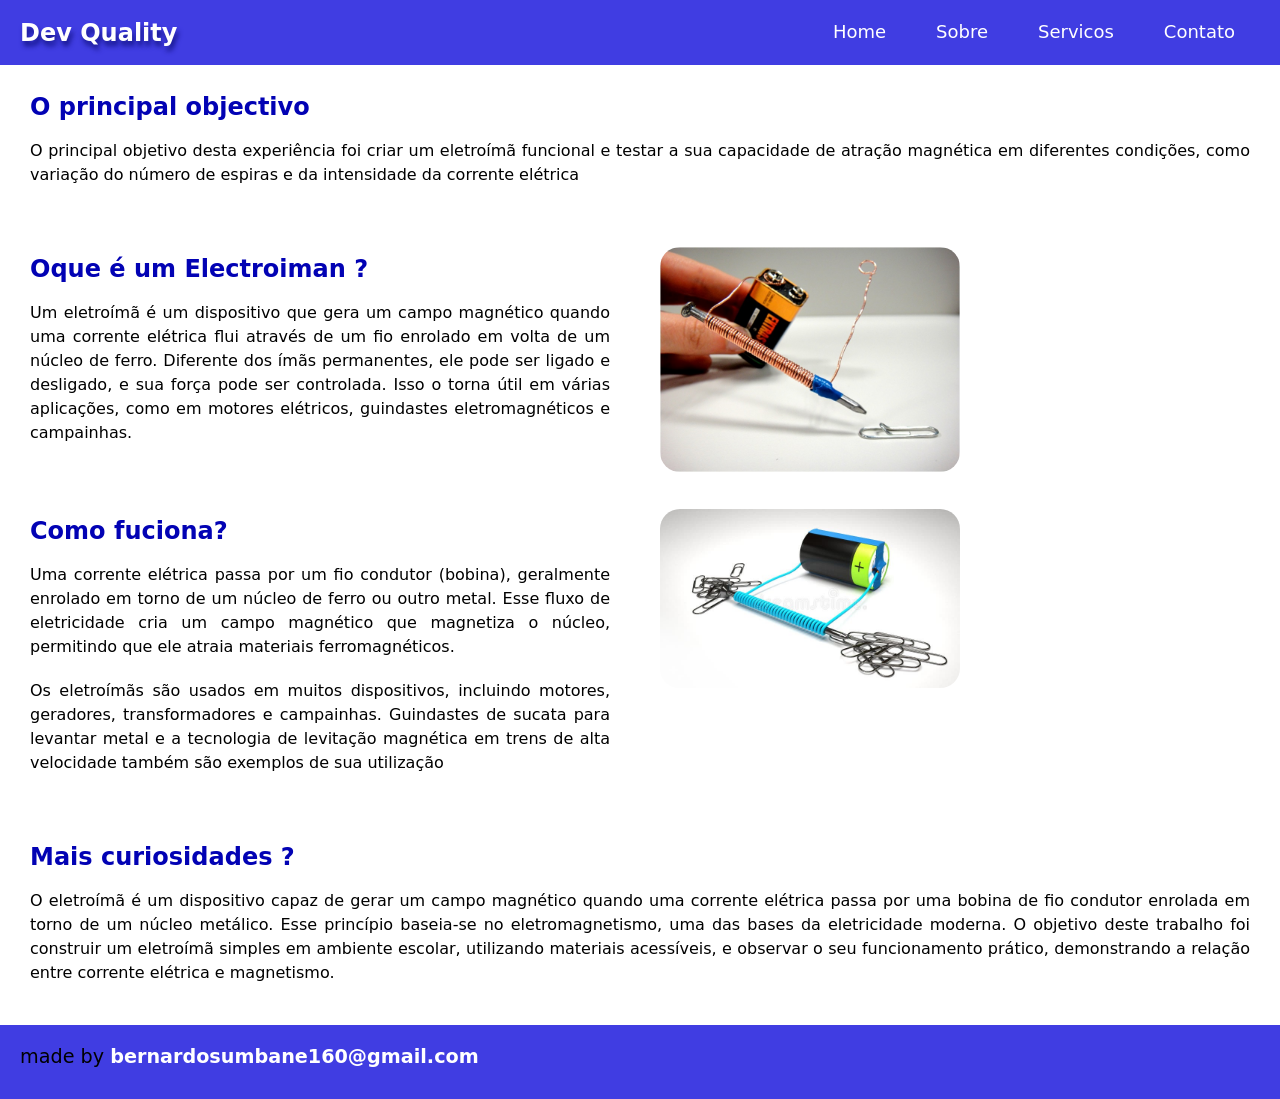
<file: projetos/conteudo-flex/index.html>
<!DOCTYPE html>
<html lang="pt-br">
<head>
    <meta charset="UTF-8">
    <meta name="viewport" content="width=device-width, initial-scale=1.0">
    <title>conteudo flex</title>
    <link rel="stylesheet" href="estilo.css">
</head>
<body>
    <header>
        <nav class="navbar">

        <div class="logo">Dev Quality</div>
            <div class="menu-icon" id="menu-icon">
                &#9776; <!-- Hamburger Icon -->
            </div>

            <ul class="menu" id="menu">
                <li><a href="#">Home</a></li>
                <li><a href="#">Sobre</a></li>
                <li><a href="#">Servicos</a></li>
                <li><a href="#">Contato</a></li>
            </ul>
        </nav>
    </header>

    <section class="normal">
        <h2>O principal objectivo</h2>
        <p>
            O principal objetivo desta experiência foi criar um eletroímã funcional e testar a sua capacidade de atração magnética em diferentes condições, como variação do número de espiras e da intensidade da corrente elétrica 
        </p>
    </section>

    <main>
        <section class="flex-content">
            
            <article class="media-text">

                <div class="text">
                    <h2>Oque é um Electroiman ?</h2>
                    <p>
                        Um eletroímã é um dispositivo que gera um campo magnético quando uma corrente elétrica flui através de um fio enrolado em volta de um núcleo de ferro. Diferente dos ímãs permanentes, ele pode ser ligado e desligado, e sua força pode ser controlada. Isso o torna útil em várias aplicações, como em motores elétricos, guindastes eletromagnéticos e campainhas.
                    </p>
                </div>

                <div class="media">
                    <img src="imagens/electroiman2.jpg" alt="imagen para flex-box">
                </div>

            </article>

            <article class="text-media">
                <div class="text">
                    <h2>Como fuciona?</h2>
                    <p>
                      Uma corrente elétrica passa por um fio condutor (bobina), geralmente enrolado em torno de um núcleo de ferro ou outro metal. Esse fluxo de eletricidade cria um campo magnético que magnetiza o núcleo, permitindo que ele atraia materiais ferromagnéticos.  
                    </p>
                    <p>
                        Os eletroímãs são usados em muitos dispositivos, incluindo motores, geradores, transformadores e campainhas. Guindastes de sucata para levantar metal e a tecnologia de levitação magnética em trens de alta velocidade também são exemplos de sua utilização
                    </p>

                </div>
                <div class="media">
                    <img src="imagens/electroiman-simple-en-un-fondo-blanco-89591700.jpg" alt="imagen para flex-box">
                </div>
            </article>

        </section>

        <section class="fim">
            <h2>Mais curiosidades ?</h2>
            <p>
                O eletroímã é um dispositivo capaz de gerar um campo magnético quando uma corrente elétrica passa por uma bobina de fio condutor enrolada em torno de um núcleo metálico. Esse princípio baseia-se no eletromagnetismo, uma das bases da eletricidade moderna. O objetivo deste trabalho foi construir um eletroímã simples em ambiente escolar, utilizando materiais acessíveis, e observar o seu funcionamento prático, demonstrando a relação entre corrente elétrica e magnetismo.
            </p>
        </section>
    </main>

    <script src="javascript/vida.js"></script>
    <footer><p>made by <a href="bernardosumbane160@gmail.com">bernardosumbane160@gmail.com</a></p></footer>
</body>
</html>
</file>
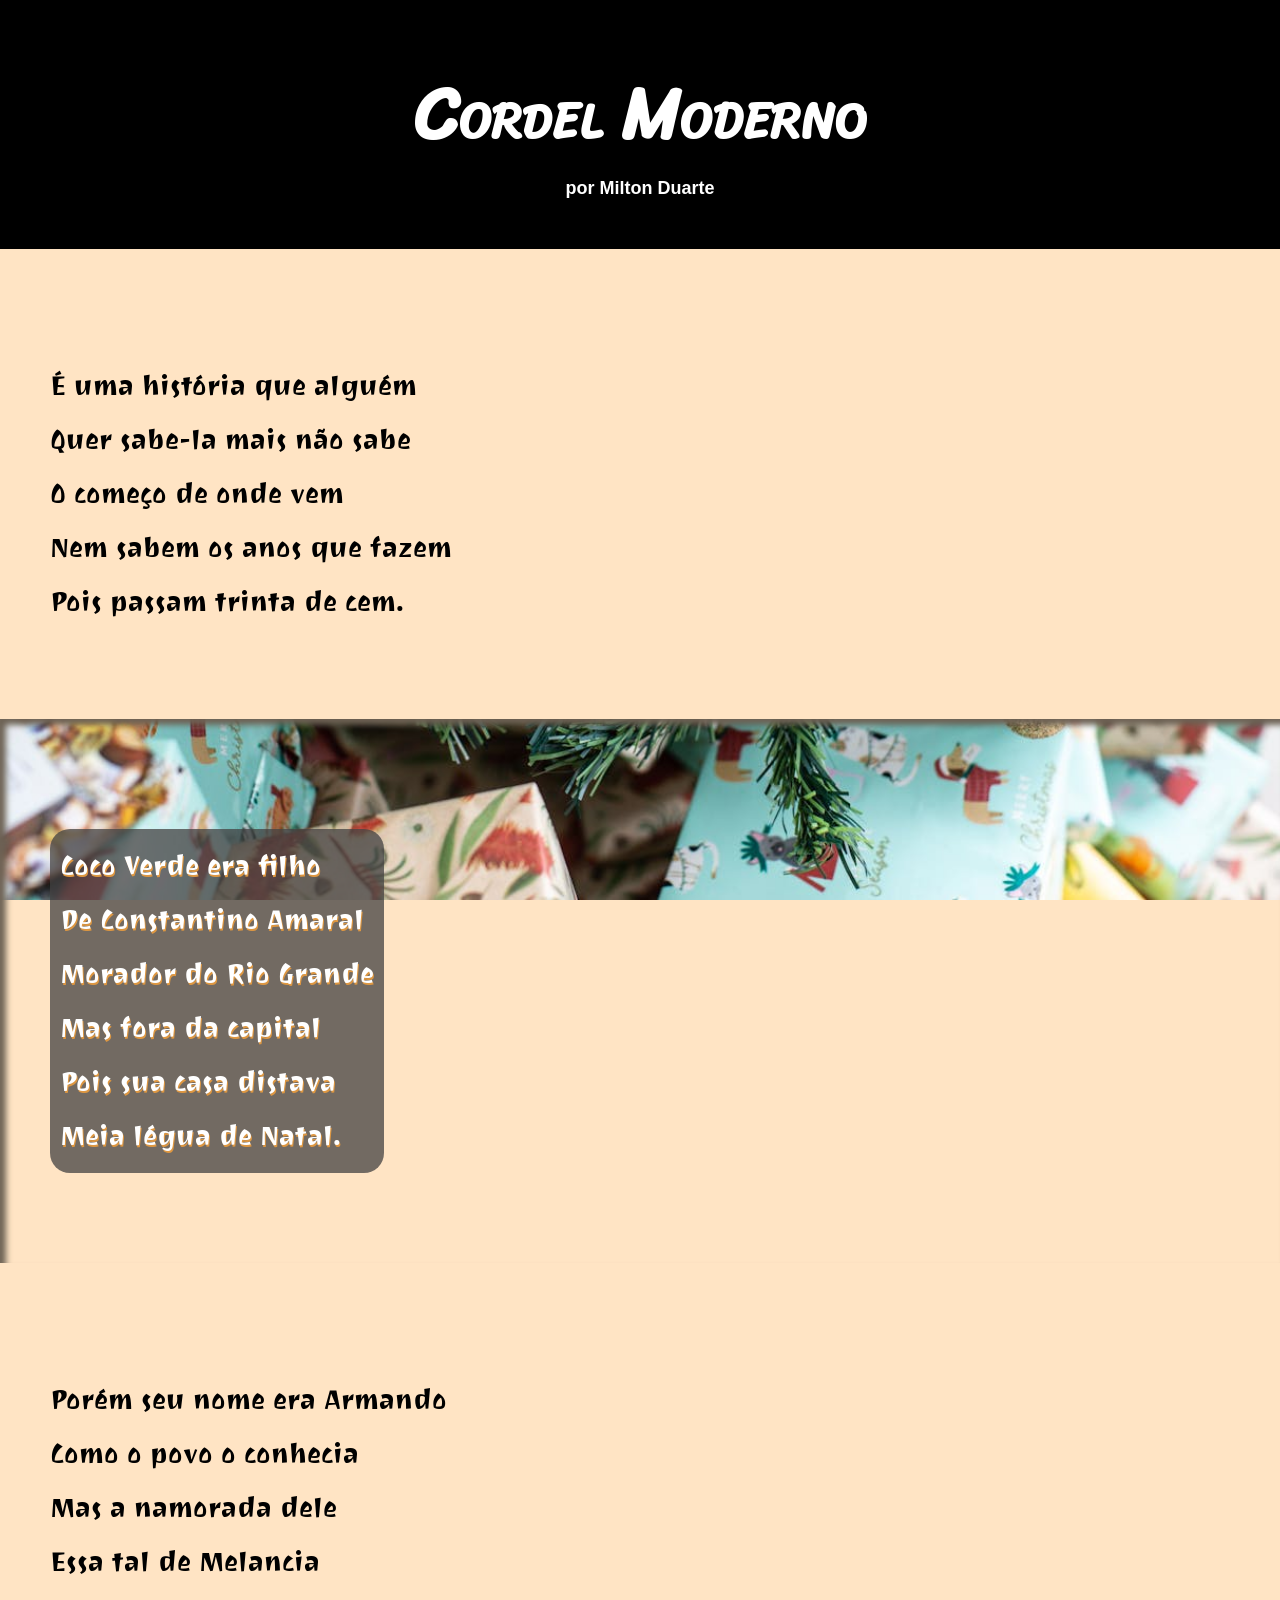
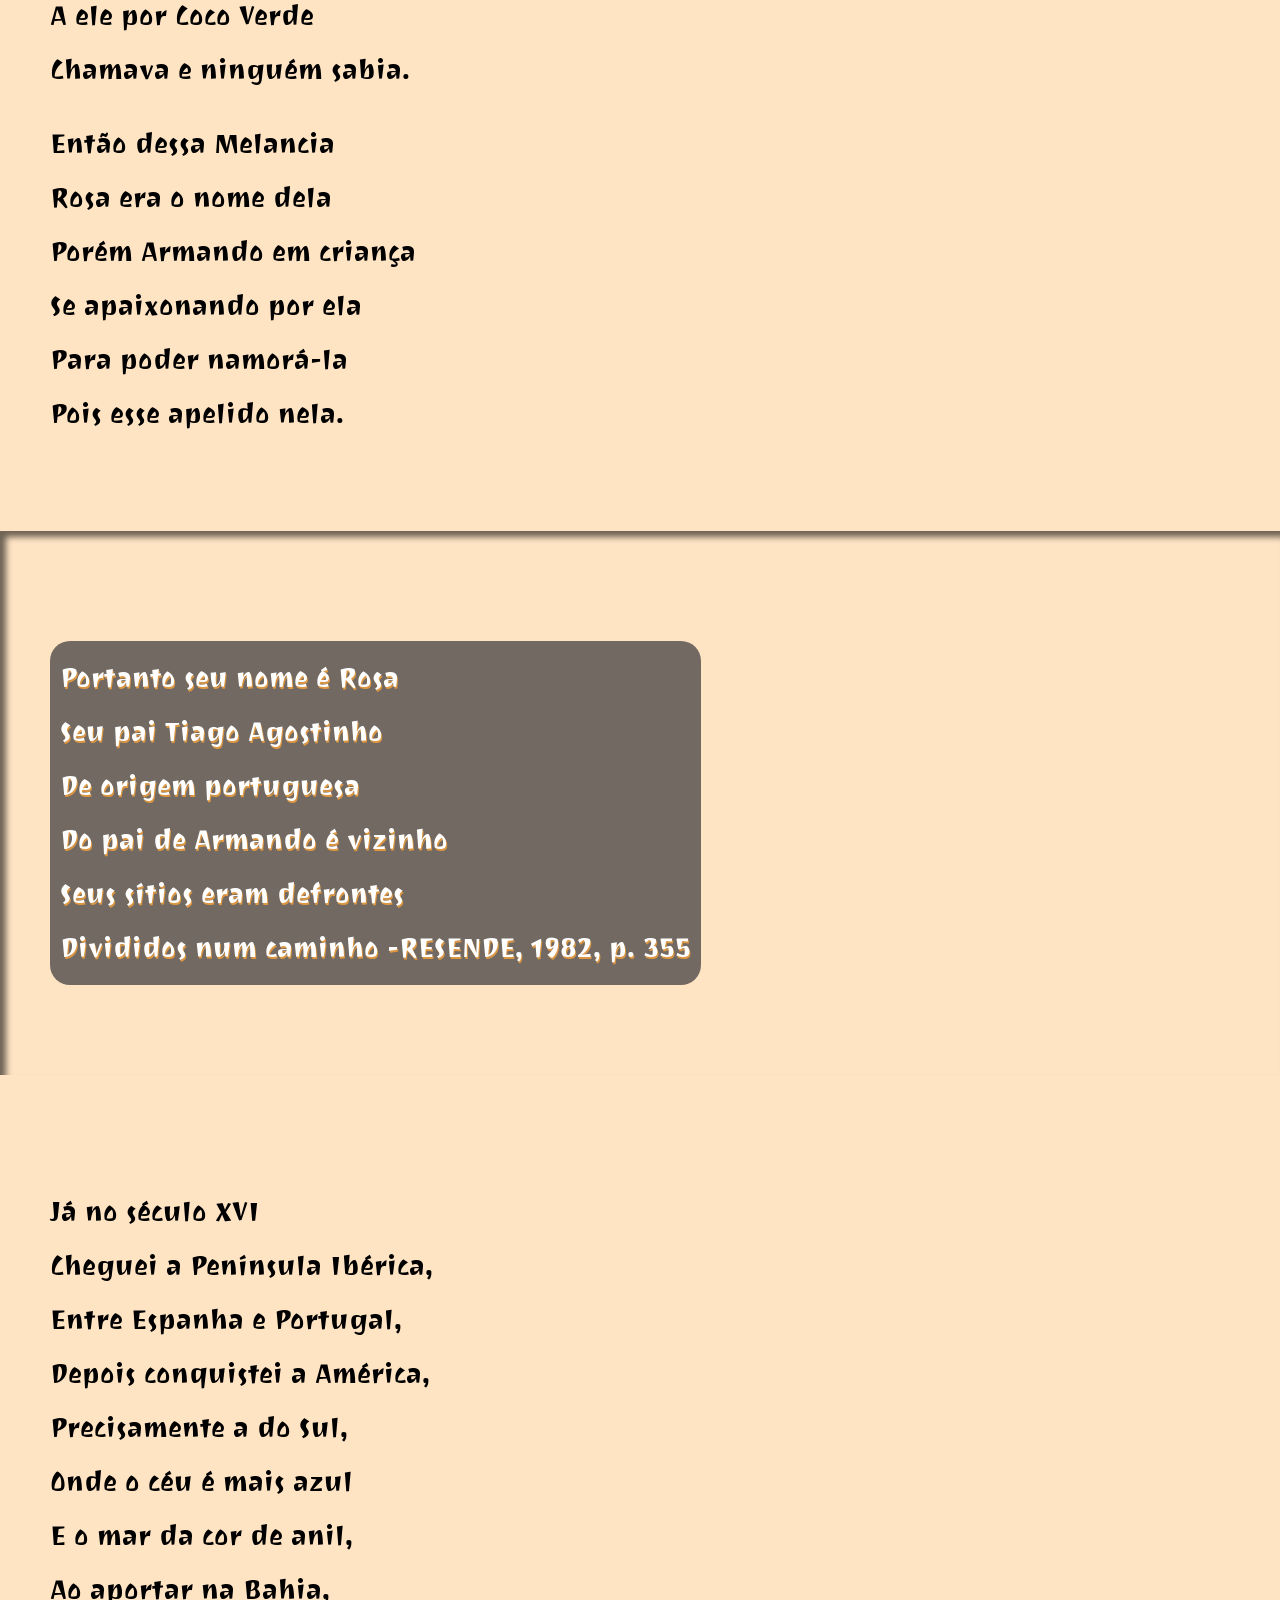
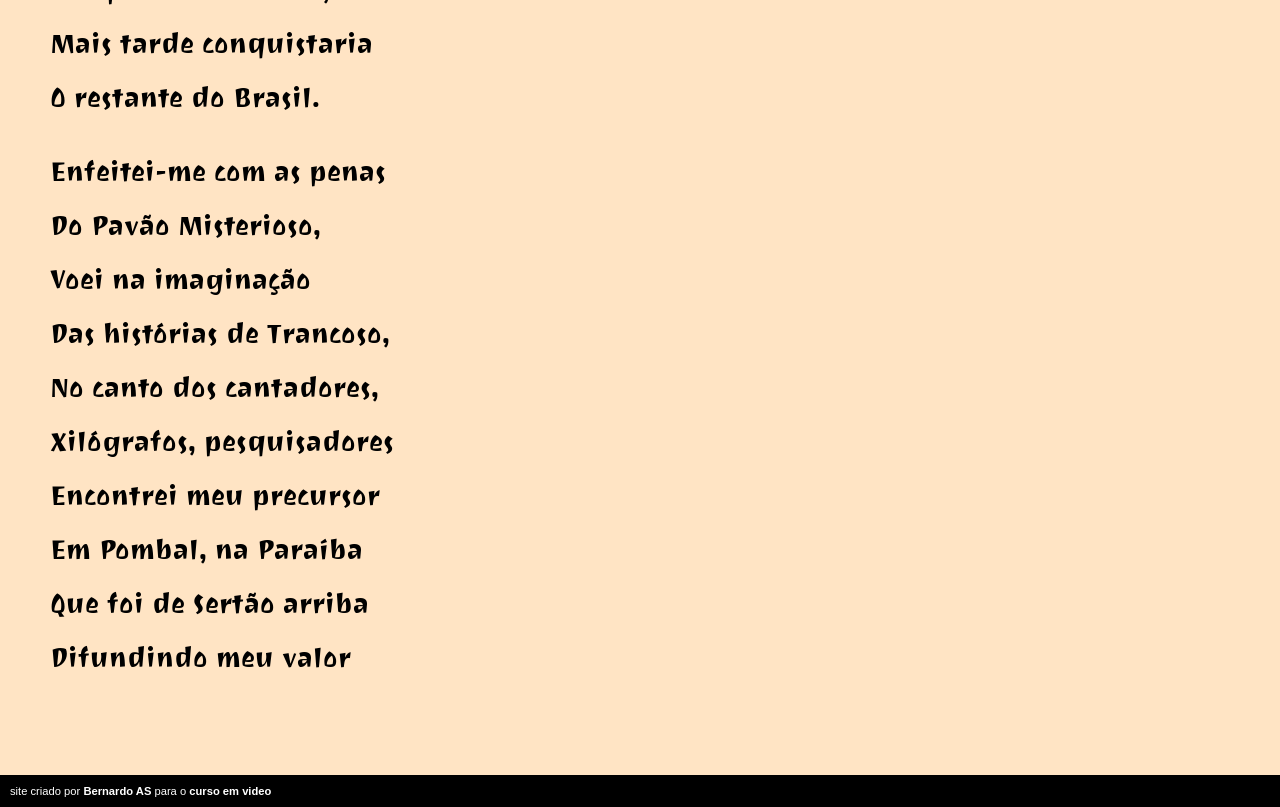
<file: projetos/Cordel-projecto/index.html>
<!DOCTYPE html>
<html lang="pt-br">
<head>
    <meta charset="UTF-8">
    <meta name="viewport" content="width=device-width, initial-scale=1.0">
    <title>Poesia com imagens</title>
    <link rel="stylesheet" href="estilo/style.css">
    <style>
        /* section{
            width: 200px;
            margin: 20px;
        } */
    </style>
</head>
<body>
    <header>
        <h1>Cordel Moderno</h1>

        <p><a href="https://www.recantodasletras.com.br/poesias/3186743">por Milton Duarte</a></p>
        
    </header>

    <section class="normal">
        <p>
            É uma história que alguém <br>
            Quer sabe-la mais não sabe <br>
            O começo de onde vem <br>
            Nem sabem os anos que fazem <br>
            Pois passam trinta de cem.
        </p>
    </section>

    <section class="imagen" id="imagen01">
        <p>
            Coco Verde era filho <br>
            De Constantino Amaral <br>
            Morador do Rio Grande <br>
            Mas fora da capital <br>
            Pois sua casa distava <br>
            Meia légua de Natal.
        </p>
    </section>

    <section class="normal">
        <p>
            Porém seu nome era Armando <br>
            Como o povo o conhecia <br>
            Mas a namorada dele<br>
            Essa tal de Melancia<br>
            A ele por Coco Verde<br>
            Chamava e ninguém sabia.
        </p>
        <p>
            Então dessa Melancia<br>
            Rosa era o nome dela<br>
            Porém Armando em criança<br>
            Se apaixonando por ela<br>
            Para poder namorá-la<br>
            Pois esse apelido nela.
        </p>
    </section>

    <section class="imagen" id="imagen02">
        <p>
            Portanto seu nome é Rosa<br>
            Seu pai Tiago Agostinho<br>
            De origem portuguesa<br>
            Do pai de Armando é vizinho<br>
            Seus sítios eram defrontes<br>
            Divididos num caminho -RESENDE, 1982, p. 355
        </p>
    </section>

    <section class="normal">
        <p>
            Já no século XVI <br>
            Cheguei a Península Ibérica, <br>
            Entre Espanha e Portugal, <br>
            Depois conquistei a América, <br>
            Precisamente a do Sul, <br>
            Onde o céu é mais azul <br>
            E o mar da cor de anil, <br>
            Ao aportar na Bahia, <br>
            Mais tarde conquistaria <br>
            O restante do Brasil. 
        </p>
            
        <p>
            Enfeitei-me com as penas <br>
            Do Pavão Misterioso, <br>
            Voei na imaginação <br>
            Das histórias de Trancoso, <br>
            No canto dos cantadores, <br>
            Xilógrafos, pesquisadores <br>
            Encontrei meu precursor <br>
            Em Pombal, na Paraíba <br>
            Que foi de Sertão arriba <br>
            Difundindo meu valor
        </p>
    </section>

    <footer>
        <p>site criado por <a href="https://github.com/BennySumbanegit/JavaScript" target="_blank">Bernardo AS</a> para o <a href="www.cursoemvideo.com" target="_blank">curso em video</a></p>
    </footer>
    
</body>
</html>
</file>
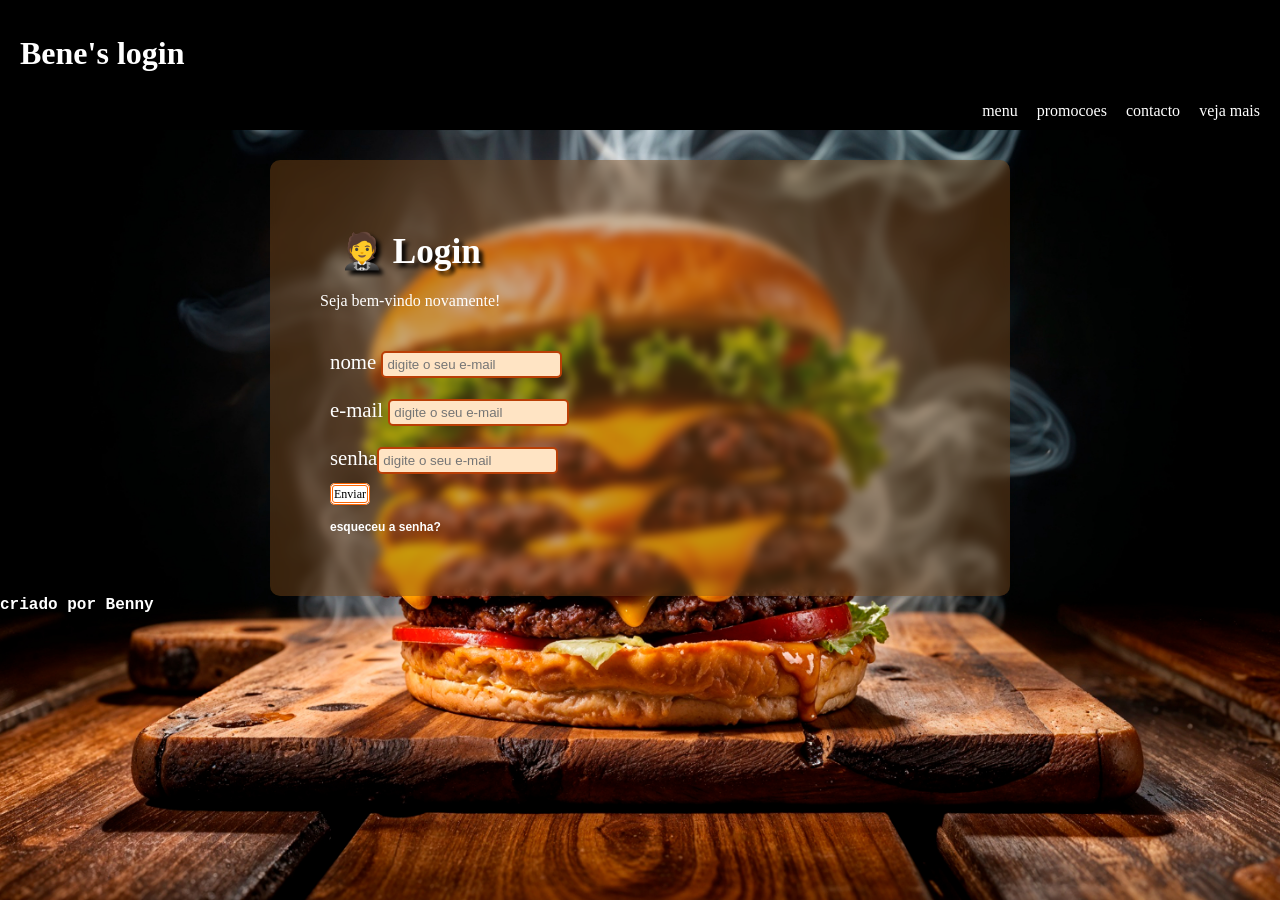
<file: projetos/Login-projecto/index.html>
<!DOCTYPE html>
<html lang="en">
<head>
    <meta charset="UTF-8">
    <meta name="viewport" content="width=device-width, initial-scale=1.0">
    <title>projecto login</title>
    <link rel="stylesheet" href="estilos/style.css">
</head>
<body>
    <header>
        <h1>Bene's login</h1>
        <nav>
            <ul>
                <li><a href="#">menu</a></li>
                <li><a href="#">promocoes</a></li>
                <li><a href="#">contacto</a></li>
                <li><a href="#">veja mais</a></li>
            </ul>
        </nav>
    </header>

    <main>
        <section id="login">

            <div id="imagem">

            </div>

            <div id="formulario">
                <h1>🤵 Login</h1>
                <p>Seja bem-vindo novamente!</p>
                
                <form action="POST">
                    <p><label for="inome">nome</label>  <input type="text" name="" id="inome" placeholder="digite o seu e-mail"> </p>
                   <p><label for="ie-mail">e-mail</label>  <input type="text" name="" id="ie-mail" placeholder="digite o seu e-mail"> </p>
                   <p><label for="ipassword">senha</label><input type="password" name="" id="ipassword" placeholder="digite o seu e-mail"></p>


                   <div class="botao">
                        <a href="https://wa.me/+258841690183?text=ola bene! ">Enviar</a>
                   </div>

                   <p id="link"><a href="#">esqueceu a senha?</a></p>
                </form>
            </div>

        </section>
    </main>
    <footer>criado por Benny</footer>
</body>
</html>
</file>
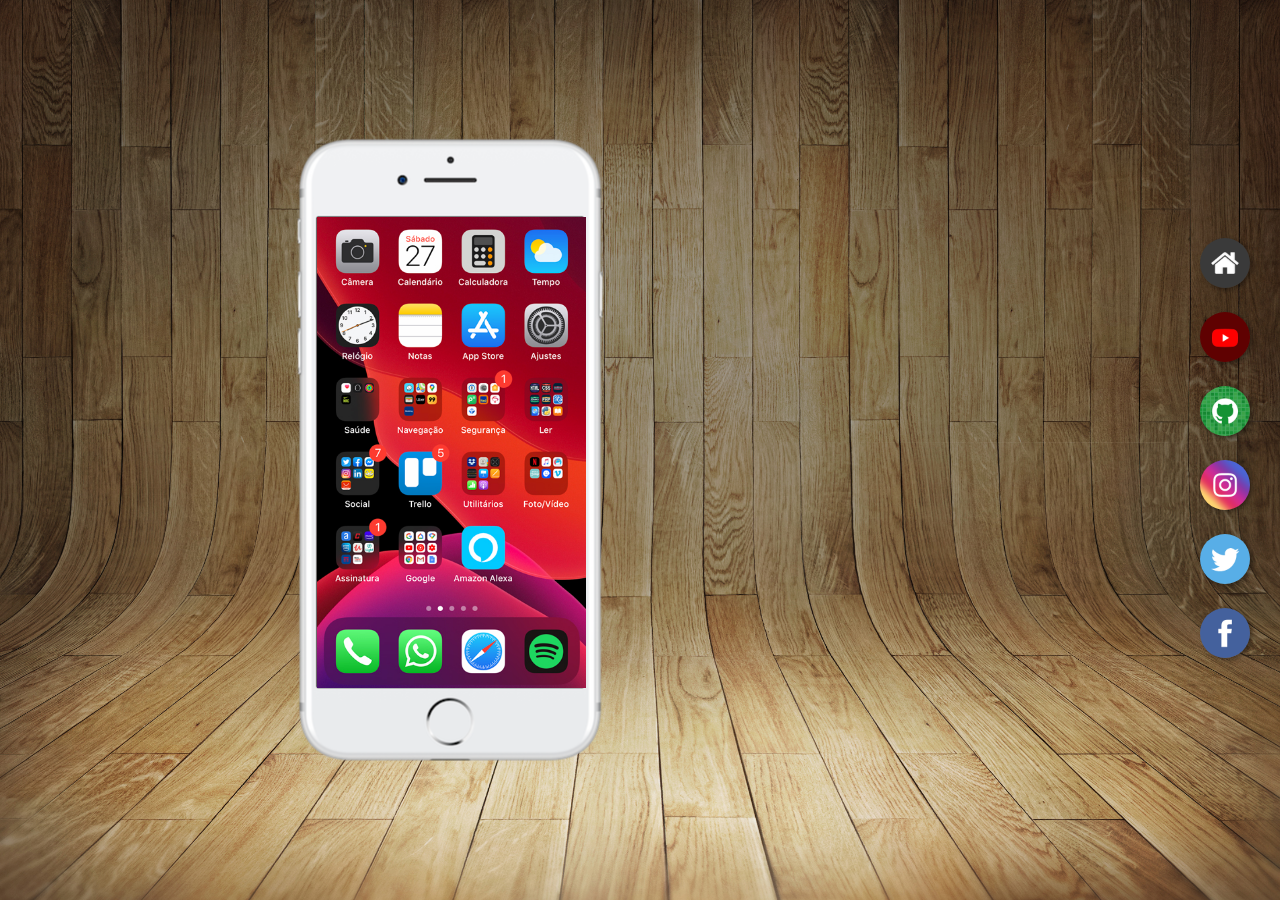
<file: projetos/Projecto-Redes/index.html>
<!DOCTYPE html>
<html lang="pt-br">
    <head>
        <meta name="viewport" content="width=device-width, initial-scale=1.0">
        <link rel="stylesheet" href="estilos/estilo.css">
        <link rel="shortcut icon" href="favicon.ico" type="image/x-icon">
        <title>Projecto redes sociais</title>
    </head>
    <body>
        <main>
            <section id="telefone">
                 <iframe src="home.html"
                 name="tela" id="tela"
                  frameborder="0" scrolling="viewport">
                seu navegador nao suporta iframe 
                </iframe>      <!-- o scrolling="no" serve para tirar a barra de rolagem -->
            </section>   
            <section id="redes-sociais"> 
                <a href="home.html" target="tela"> <img src="imagens/logo-home.jpg" alt="home"></a><br>
                <a href="youtube.html" target="tela"><img src="imagens/logo-youtube.jpg" alt="youtube"></a><br>
                <a href="github.html" target="tela"><img src="imagens/logo-github.jpg" alt="github"></a><br>
                <a href="instagram.html" target="tela"><img src="imagens/logo-instagram.jpg" alt="instagram"></a><br>
                <a href="twiter.html" target="tela"><img src="imagens/logo-twitter.jpg" alt="twitter"></a><br>
                <a href="facebook.html" target="tela"><img src="imagens/logo-facebook.jpg" alt="facebook"></a>
            </section>
        </main>
    </body>
</html>
</file>
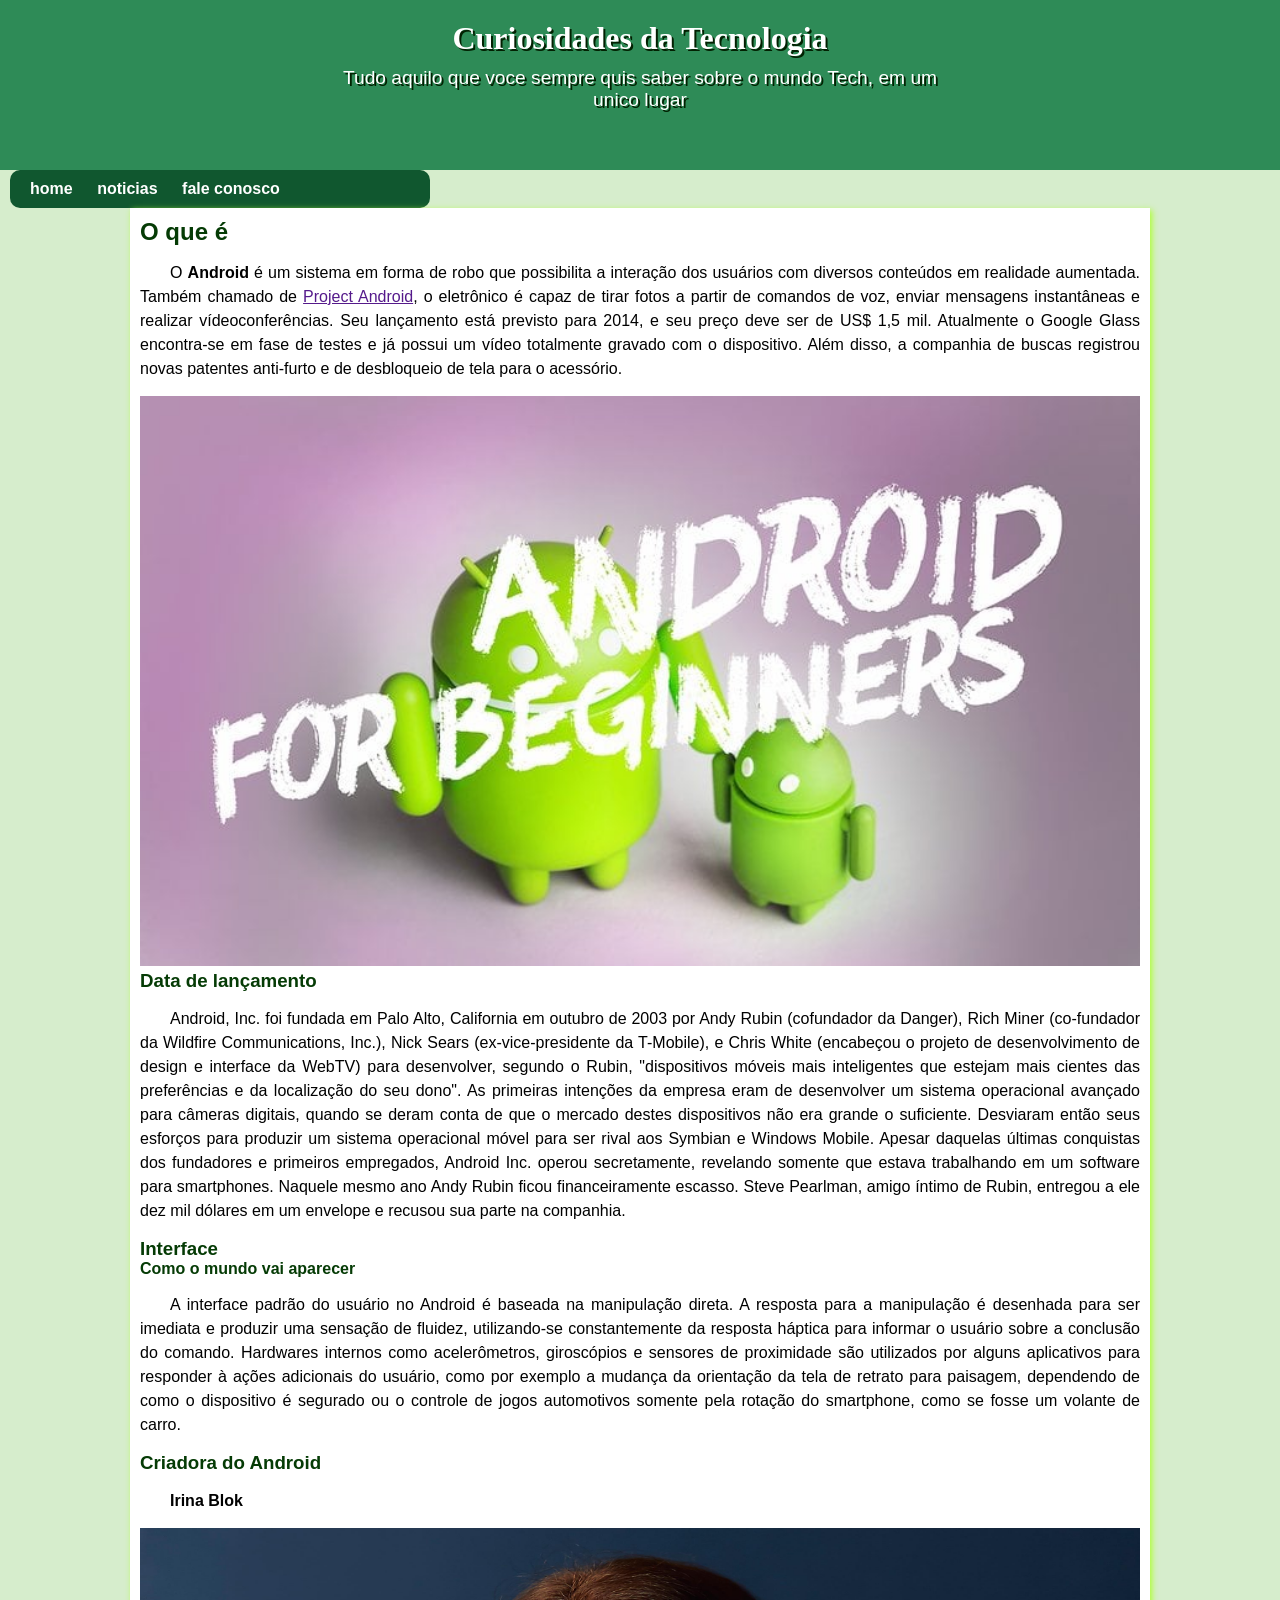
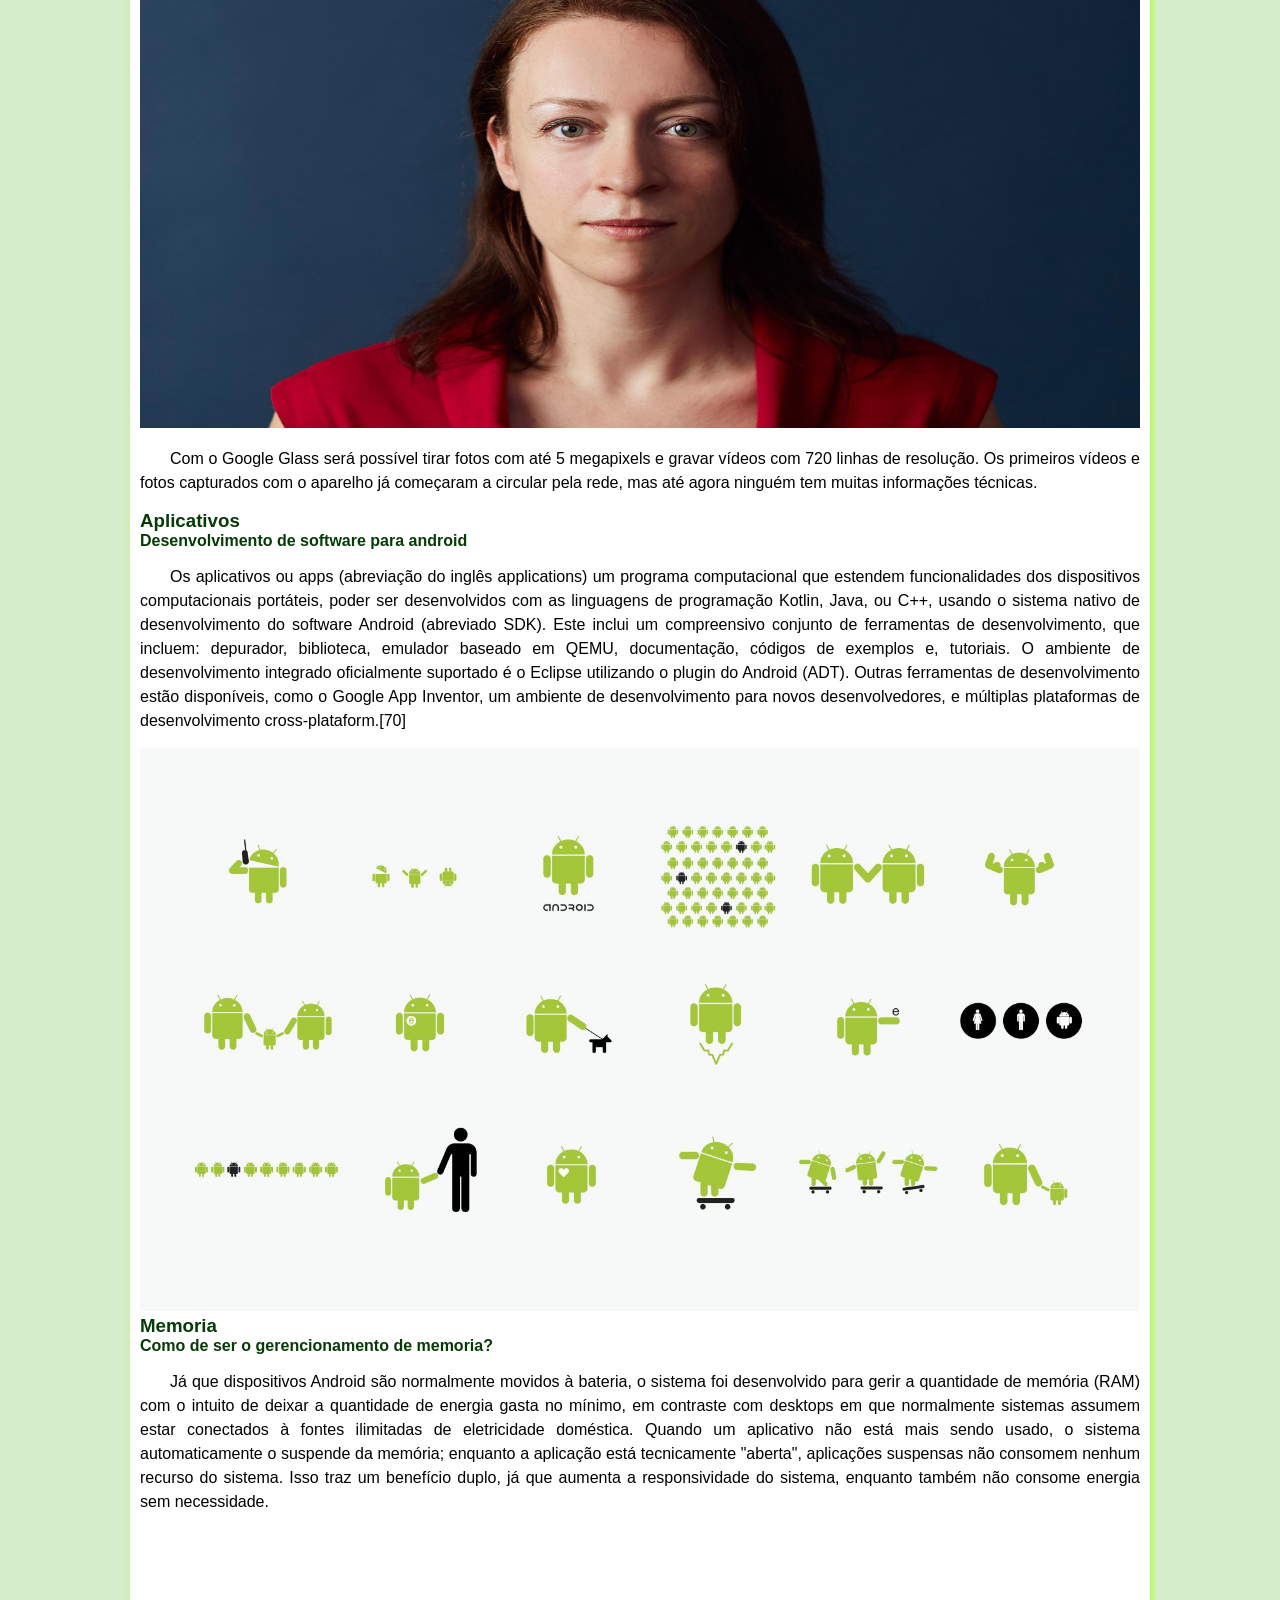
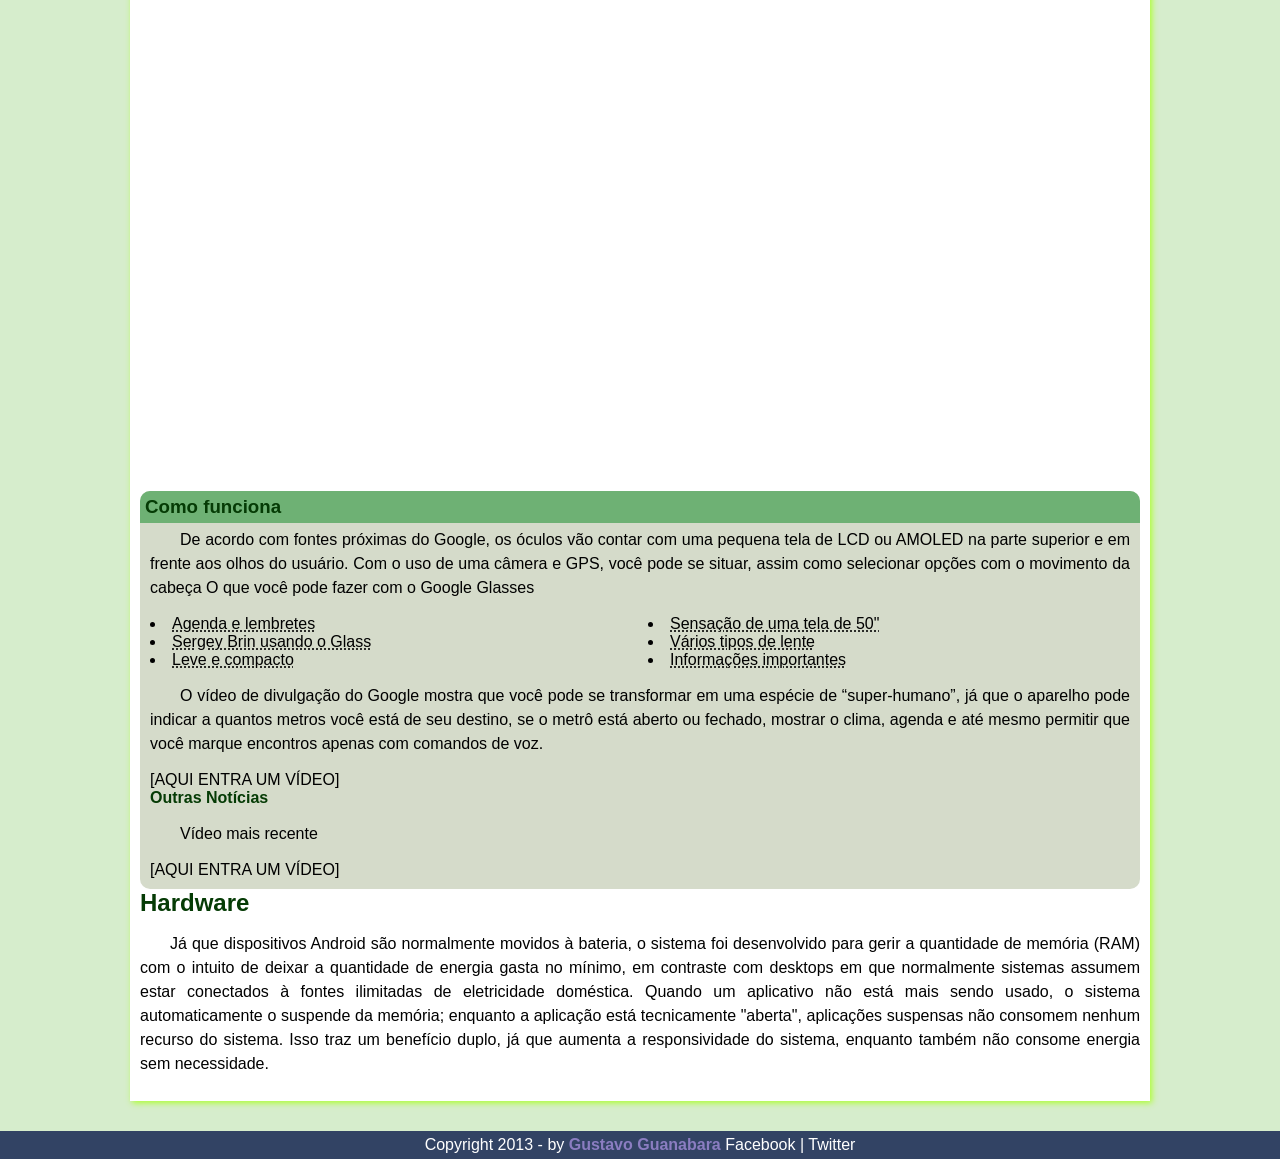
<file: projetos/Desafio-site/android.html>
<!DOCTYPE html>
<html lang="pt-br">
<head>
    <meta charset="UTF-8">
    <meta name="viewport" content="width=device-width, initial-scale=1.0">
    <link rel="shortcut icon" href="favicon.ico" type="image/x-icon">
    <link rel="stylesheet" href="estilo.css">
    <title>Tudo sobre o Android</title>
</head>
<body>
    <header>
        <h1>Curiosidades da Tecnologia</h1>
        <p>Tudo aquilo que voce sempre quis saber sobre o mundo Tech, em um unico lugar</p>
    </header>
    <nav>
        <a href="">home</a>
        <a href="">noticias</a>
        <a href="">fale conosco</a>
    </nav>
    <main>
        <article>
            <h2>O que é</h2>
            <p>O <strong>Android</strong> é um sistema em forma de robo que possibilita a interação dos usuários com diversos conteúdos em realidade aumentada. Também chamado de <a href="">Project Android</a>, o eletrônico é capaz de tirar fotos a partir de comandos de voz, enviar mensagens instantâneas e realizar vídeoconferências. Seu lançamento está previsto para 2014, e seu preço deve ser de US$ 1,5 mil. Atualmente o Google Glass encontra-se em fase de testes e já possui um vídeo totalmente gravado com o dispositivo. Além disso, a companhia de buscas registrou novas patentes anti-furto e de desbloqueio de tela para o acessório.</p>
            <img src="imagens/AndroidPIT-ANDROID-FOR-BEGINNERS-4-eng-w810h462.jpg" alt="bugdroid" >

            <h3>Data de lançamento</h3>
            <p>Android, Inc. foi fundada em Palo Alto, California em outubro de 2003 por Andy Rubin (cofundador da Danger), Rich Miner (co-fundador da Wildfire Communications, Inc.), Nick Sears (ex-vice-presidente da T-Mobile), e Chris White (encabeçou o projeto de desenvolvimento de design e interface da WebTV) para desenvolver, segundo o Rubin, "dispositivos móveis mais inteligentes que estejam mais cientes das preferências e da localização do seu dono". As primeiras intenções da empresa eram de desenvolver um sistema operacional avançado para câmeras digitais, quando se deram conta de que o mercado destes dispositivos não era grande o suficiente. Desviaram então seus esforços para produzir um sistema operacional móvel para ser rival aos Symbian e Windows Mobile. Apesar daquelas últimas conquistas dos fundadores e primeiros empregados, Android Inc. operou secretamente, revelando somente que estava trabalhando em um software para smartphones. Naquele mesmo ano Andy Rubin ficou financeiramente escasso. Steve Pearlman, amigo íntimo de Rubin, entregou a ele dez mil dólares em um envelope e recusou sua parte na companhia.</p>

            <h3>Interface</h3>
            <h4>Como o mundo vai aparecer</h4>
            <p>A interface padrão do usuário no Android é baseada na manipulação direta. A resposta para a manipulação é desenhada para ser imediata e produzir uma sensação de fluidez, utilizando-se constantemente da resposta háptica para informar o usuário sobre a conclusão do comando. Hardwares internos como acelerômetros, giroscópios e sensores de proximidade são utilizados por alguns aplicativos para responder à ações adicionais do usuário, como por exemplo a mudança da orientação da tela de retrato para paisagem, dependendo de como o dispositivo é segurado ou o controle de jogos automotivos somente pela rotação do smartphone, como se fosse um volante de carro.</p>

            <h3>Criadora do Android</h3>
            <p><strong>Irina Blok</strong></p>
            <img src="imagens/irina-blok-hero-2350x1520(0).jpg" alt="" width="1000px" height="500px">
            <p>Com o Google Glass será possível tirar fotos com até 5 megapixels e gravar vídeos com 720 linhas de resolução. Os primeiros vídeos e fotos capturados com o aparelho já começaram a circular pela rede, mas até agora ninguém tem muitas informações técnicas.</p>

            <h3>Aplicativos</h3>
            <h4>Desenvolvimento de software para android</h4>
            <p>Os aplicativos ou apps (abreviação do inglês applications) um programa computacional que estendem funcionalidades dos dispositivos computacionais portáteis, poder ser desenvolvidos com as linguagens de programação Kotlin, Java, ou C++, usando o sistema nativo de desenvolvimento do software Android (abreviado SDK). Este inclui um compreensivo conjunto de ferramentas de desenvolvimento, que incluem: depurador, biblioteca, emulador baseado em QEMU, documentação, códigos de exemplos e, tutoriais. O ambiente de desenvolvimento integrado oficialmente suportado é o Eclipse utilizando o plugin do Android (ADT). Outras ferramentas de desenvolvimento estão disponíveis, como o Google App Inventor, um ambiente de desenvolvimento para novos desenvolvedores, e múltiplas plataformas de desenvolvimento cross-plataform.[70]</p>
            <img src="imagens/original-bugdroid-android-mascot-variants.jpg" alt="" width="1000px">

            <h3>Memoria</h3>
            <h4>Como de ser o gerencionamento de memoria?</h4>
            <p>Já que dispositivos Android são normalmente movidos à bateria, o sistema foi desenvolvido para gerir a quantidade de memória (RAM) com o intuito de deixar a quantidade de energia gasta no mínimo, em contraste com desktops em que normalmente sistemas assumem estar conectados à fontes ilimitadas de eletricidade doméstica. Quando um aplicativo não está mais sendo usado, o sistema automaticamente o suspende da memória; enquanto a aplicação está tecnicamente "aberta", aplicações suspensas não consomem nenhum recurso do sistema. Isso traz um benefício duplo, já que aumenta a responsividade do sistema, enquanto também não consome energia sem necessidade.</p>
            <div class="video">
                <iframe width="560" height="315" src="https://www.youtube.com/embed/O_6Sev04dr4?si=Ni5ygQkqWhTWV2d6" title="YouTube video player" frameborder="0" allow="accelerometer; autoplay; clipboard-write; encrypted-media; gyroscope; picture-in-picture; web-share" referrerpolicy="strict-origin-when-cross-origin" allowfullscreen></iframe>
            </div>

            
                <aside>
                    <h3>Como funciona</h3>
                    <p>
                        De acordo com fontes próximas do Google, os óculos vão contar com uma pequena tela de LCD ou AMOLED na parte superior e em frente aos olhos do usuário. Com o uso de uma câmera e GPS, você pode se situar, assim como selecionar opções com o movimento da cabeça
                        O que você pode fazer com o Google Glasses
                    </p>

                    <ul>
                        <li>
                            <abbr title="agendar os lembretes">Agenda e lembretes</abbr>
                        </li>
                        <li>
                            <abbr title="Usuario">Sergey Brin usando o Glass</abbr>
                        </li>
                        <li>
                            <abbr title="Peso do produto">Leve e compacto</abbr>
                        </li>
                        <li>
                            <abbr title="Qualidade">Sensação de uma tela de 50"</abbr>
                        </li>
                        <li>
                            <abbr title="Quantidade">Vários tipos de lente</abbr>
                        </li>
                        <li>
                            <abbr title="Sempre informando">Informações importantes</abbr>
                        </li>
                    </ul>

                    <p>O vídeo de divulgação do Google mostra que você pode se transformar em uma espécie de “super-humano”, já que o aparelho pode indicar a quantos metros você está de seu destino, se o metrô está aberto ou fechado, mostrar o clima, agenda e até mesmo permitir que você marque encontros apenas com comandos de voz.</p>
                    [AQUI ENTRA UM VÍDEO]
                    <h4>Outras Notícias</h4>
                    <p>Vídeo mais recente</p>
                    [AQUI ENTRA UM VÍDEO]
                </aside>
            <h2>Hardware</h2>
            <p>
               Já que dispositivos Android são normalmente movidos à bateria, o sistema foi desenvolvido para gerir a quantidade de memória (RAM) com o intuito de deixar a quantidade de energia gasta no mínimo, em contraste com desktops em que normalmente sistemas assumem estar conectados à fontes ilimitadas de eletricidade doméstica. Quando um aplicativo não está mais sendo usado, o sistema automaticamente o suspende da memória; enquanto a aplicação está tecnicamente "aberta", aplicações suspensas não consomem nenhum recurso do sistema. Isso traz um benefício duplo, já que aumenta a responsividade do sistema, enquanto também não consome energia sem necessidade.
            </p>
        </article>
    </main>
    <footer>
        Copyright 2013 - by <a href="">Gustavo Guanabara</a>
        Facebook | Twitter
    </footer>  
</body>
</html>
</file>
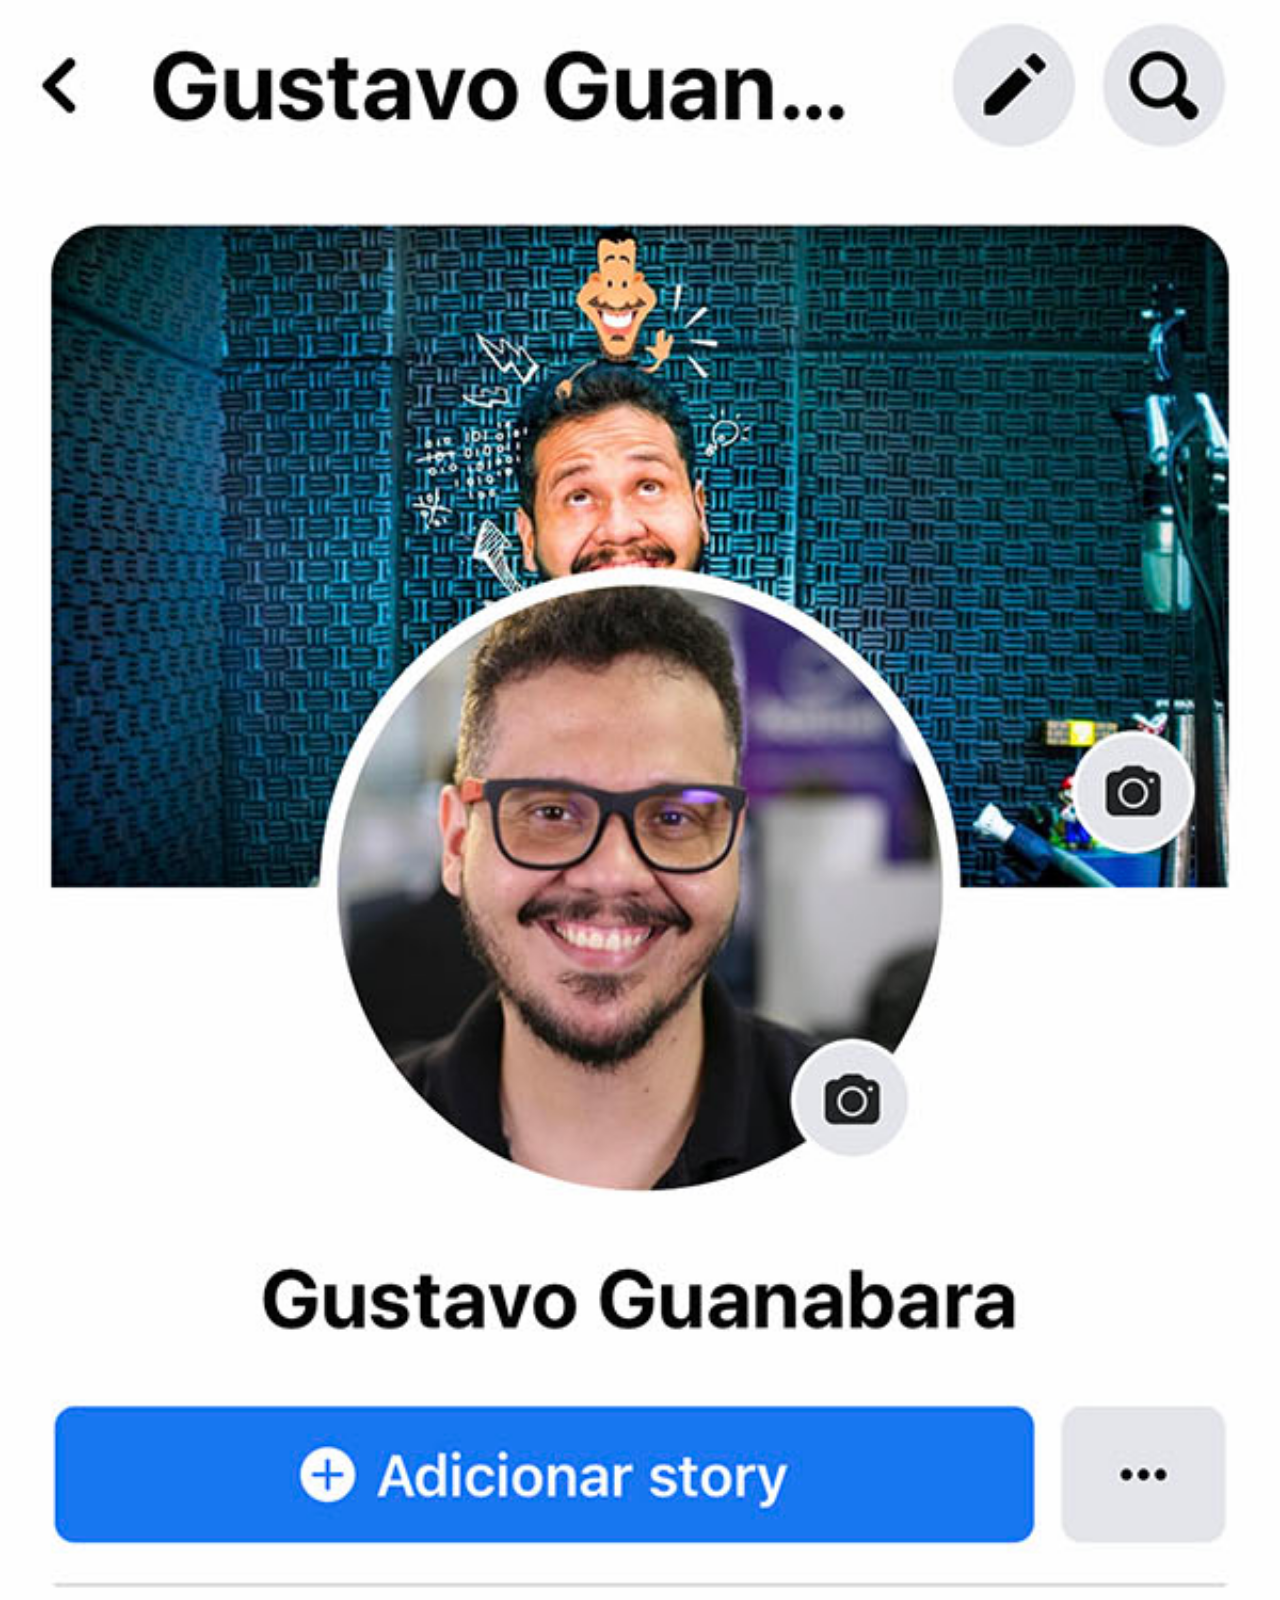
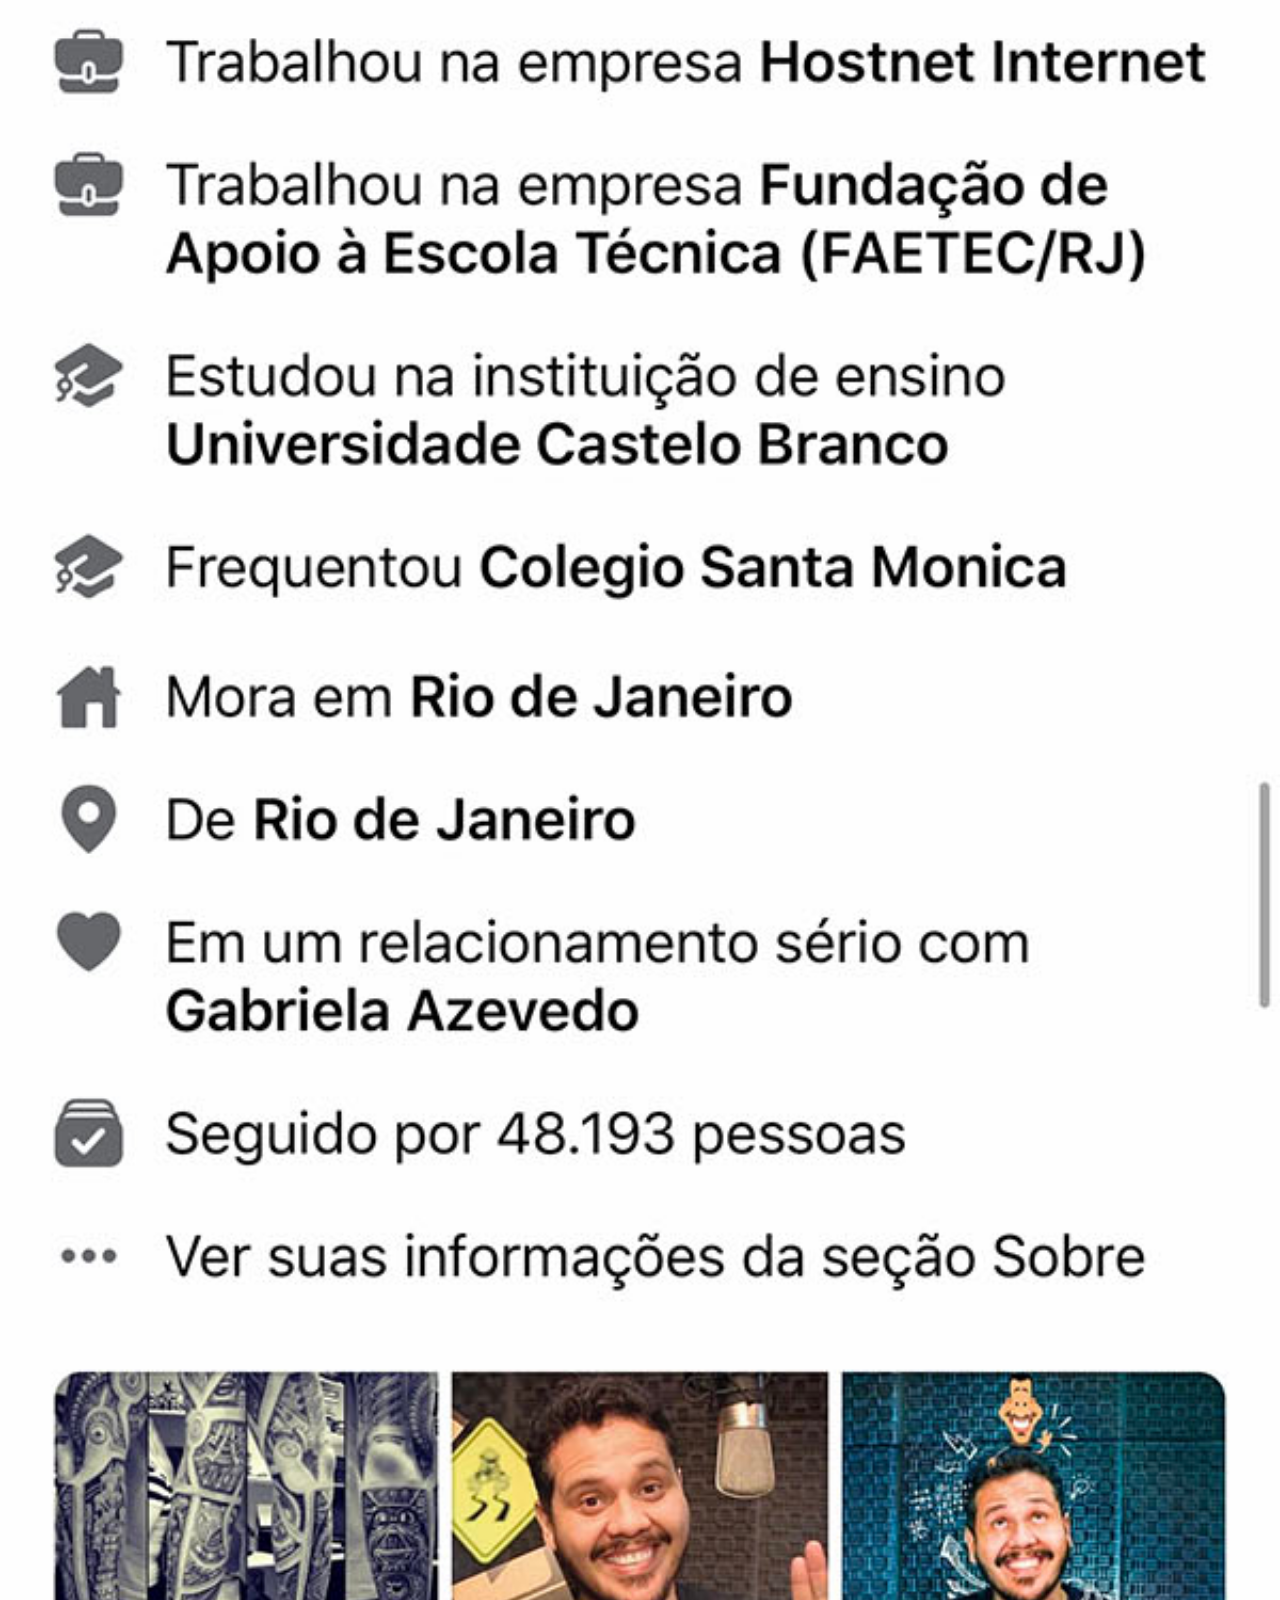
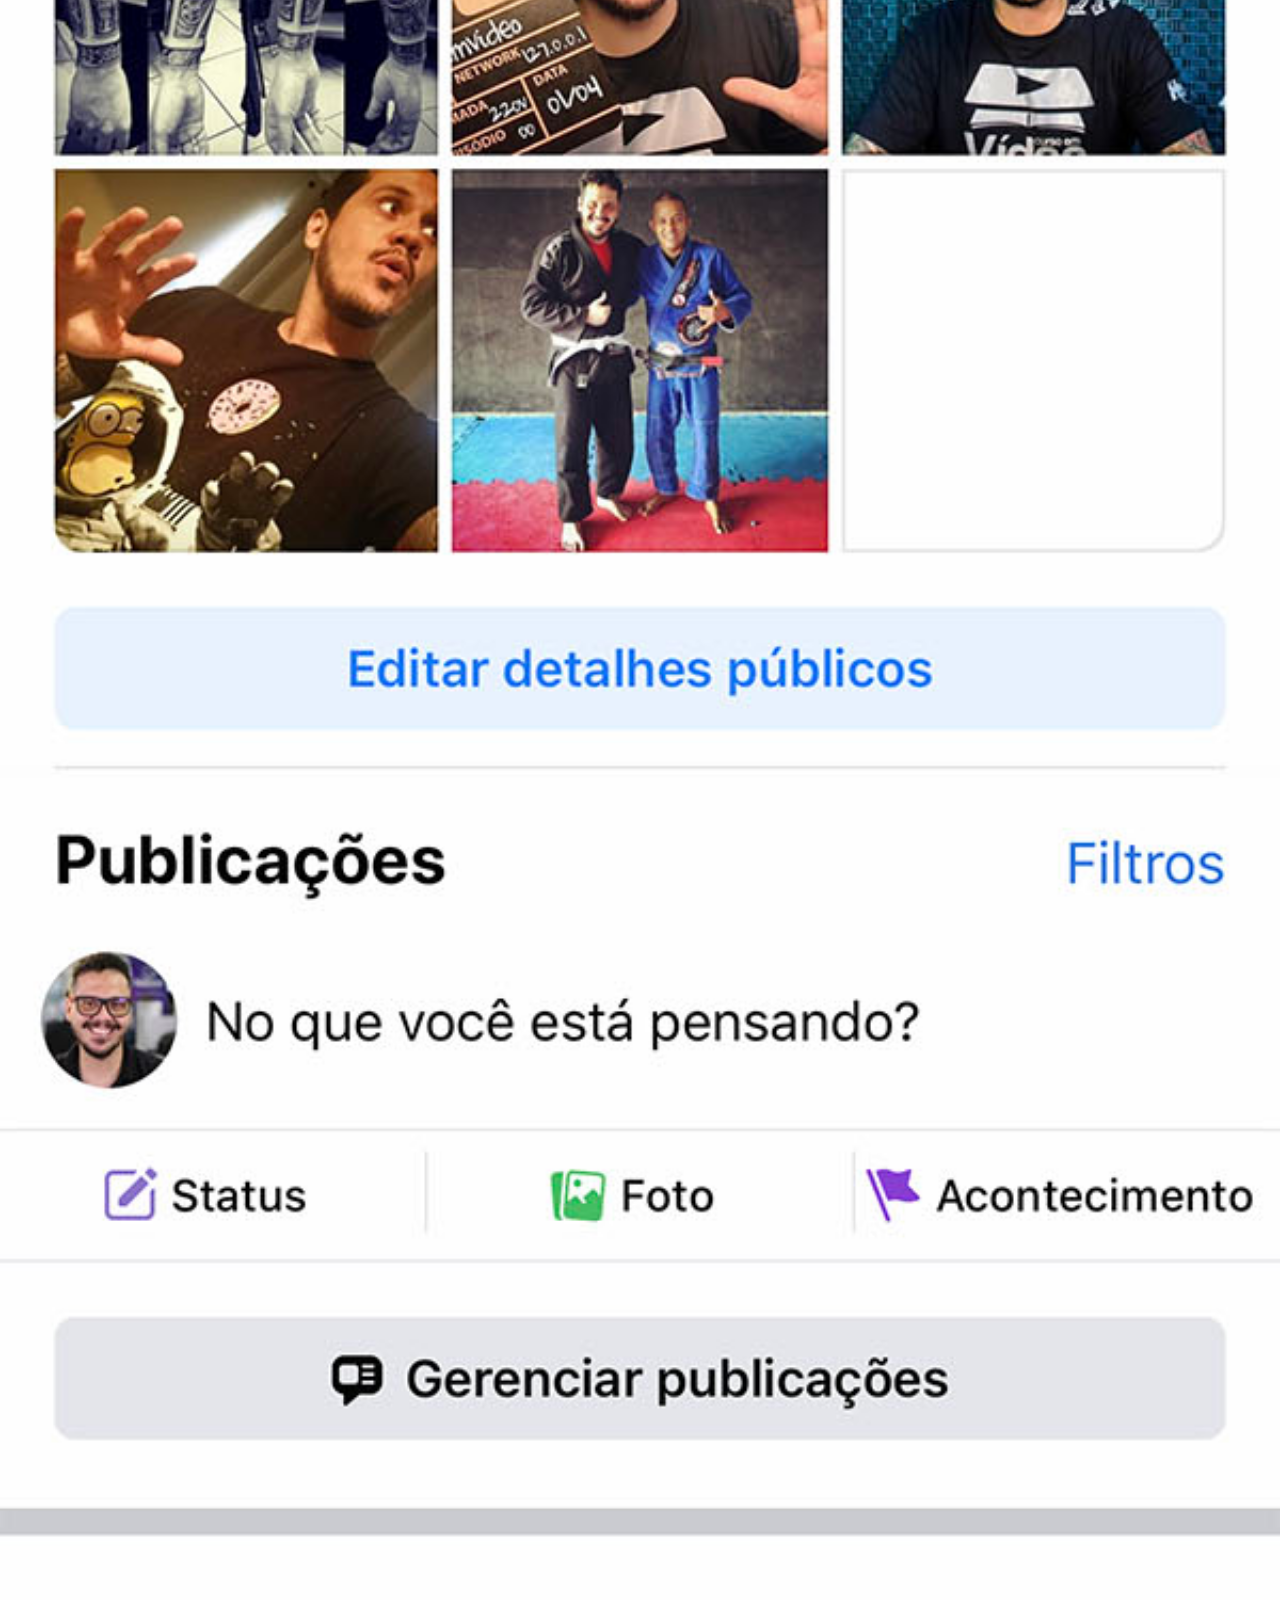
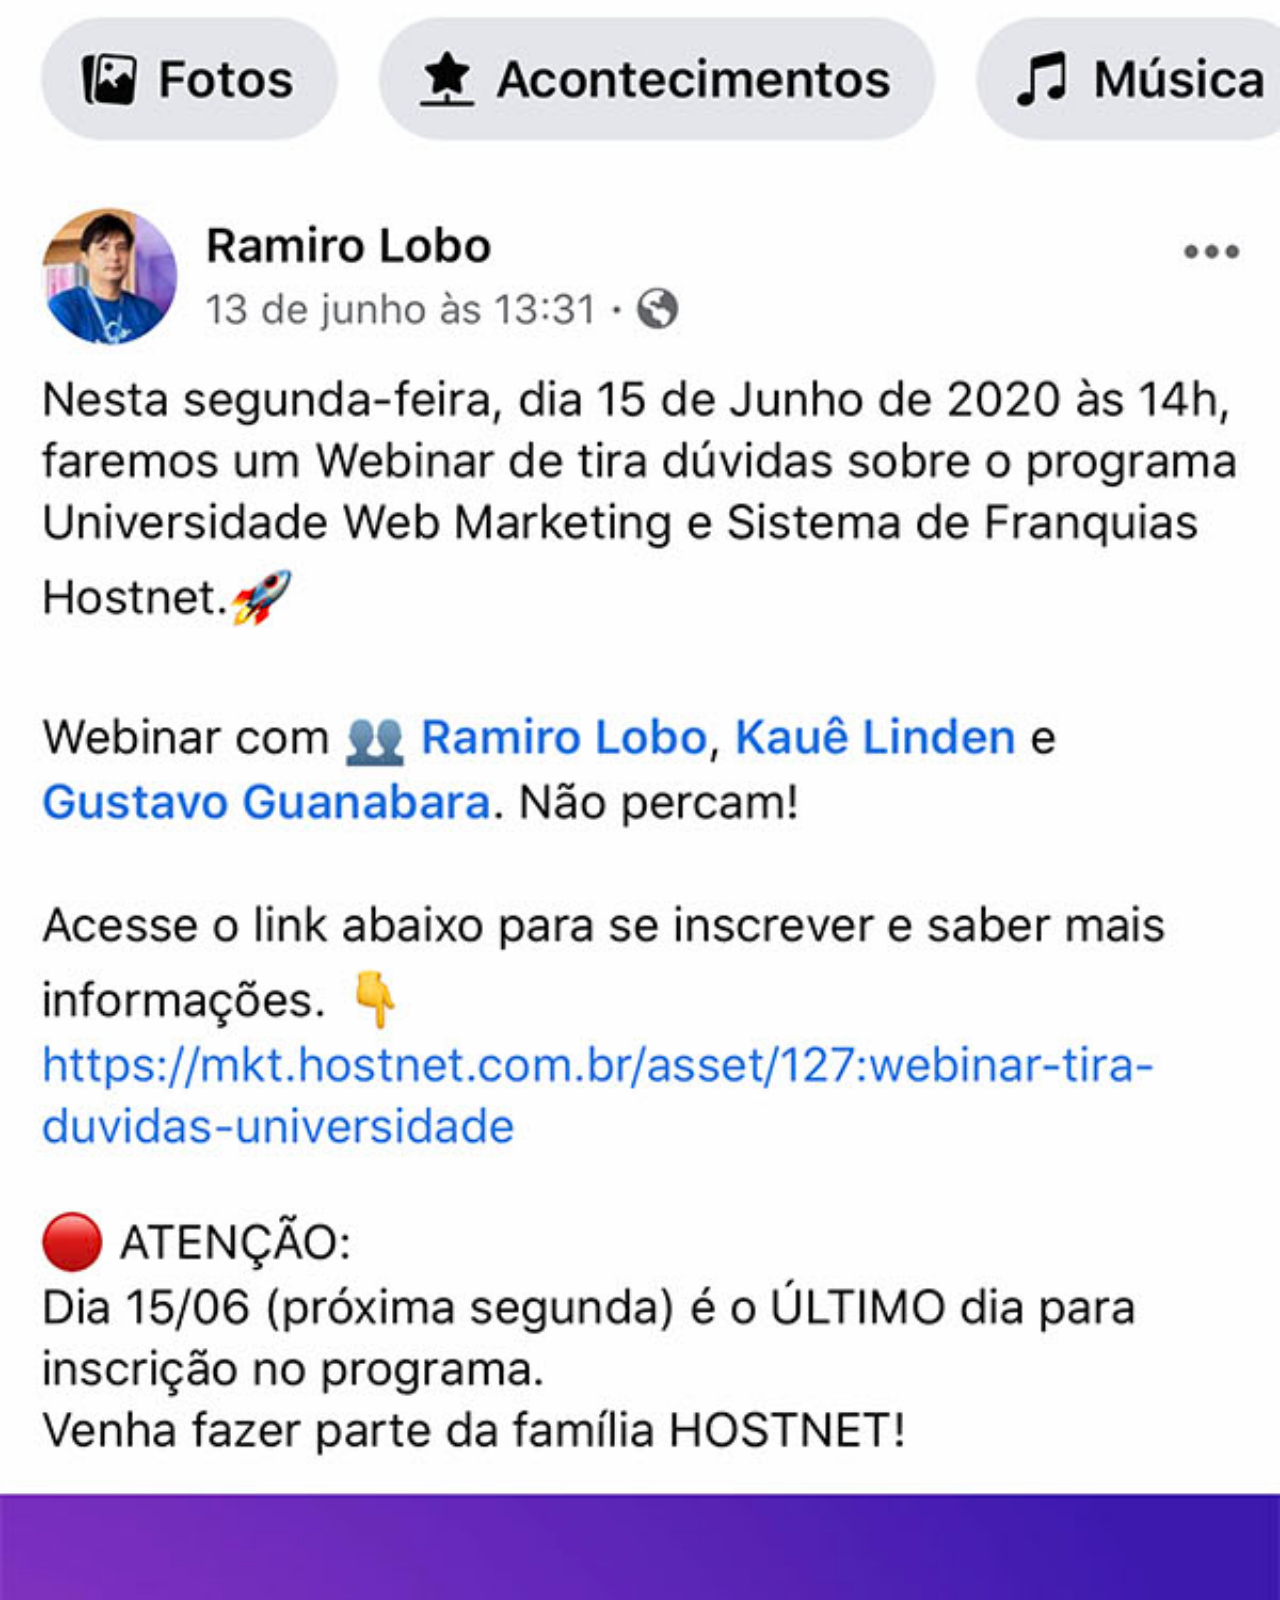
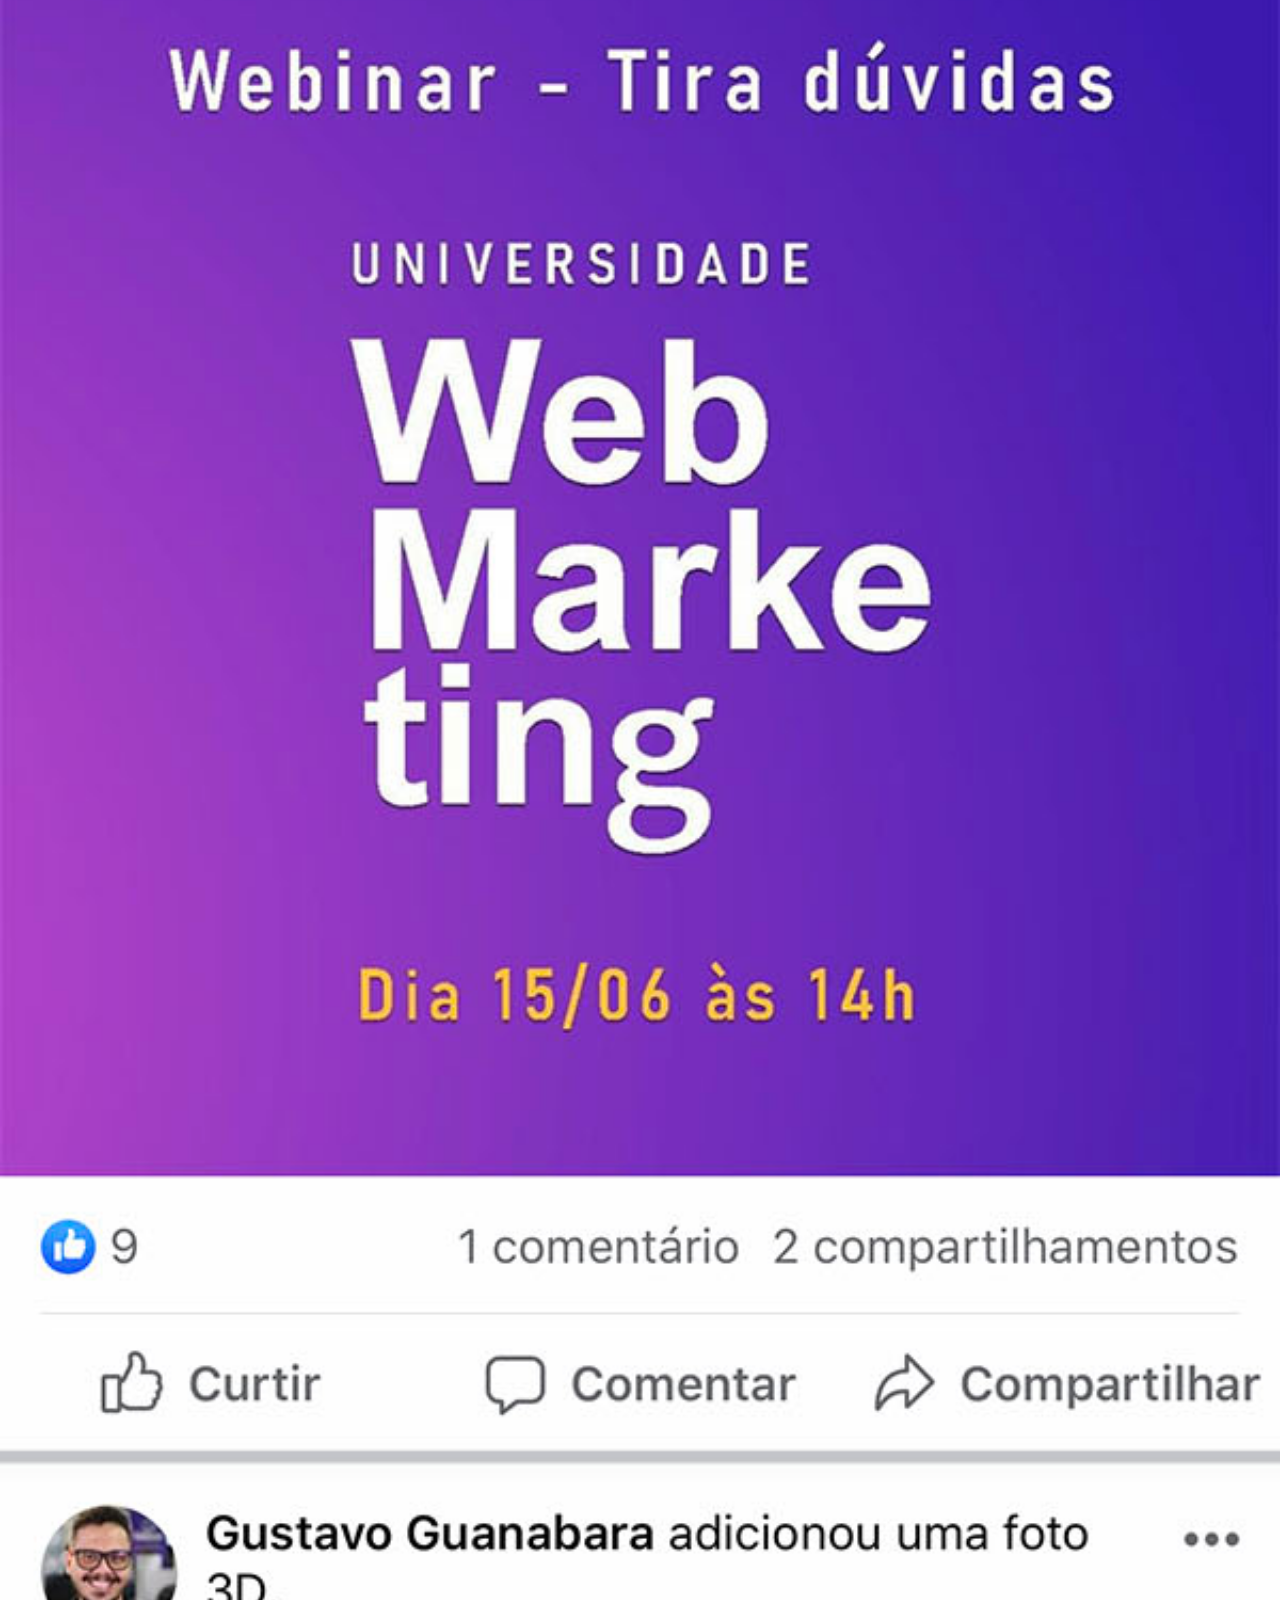
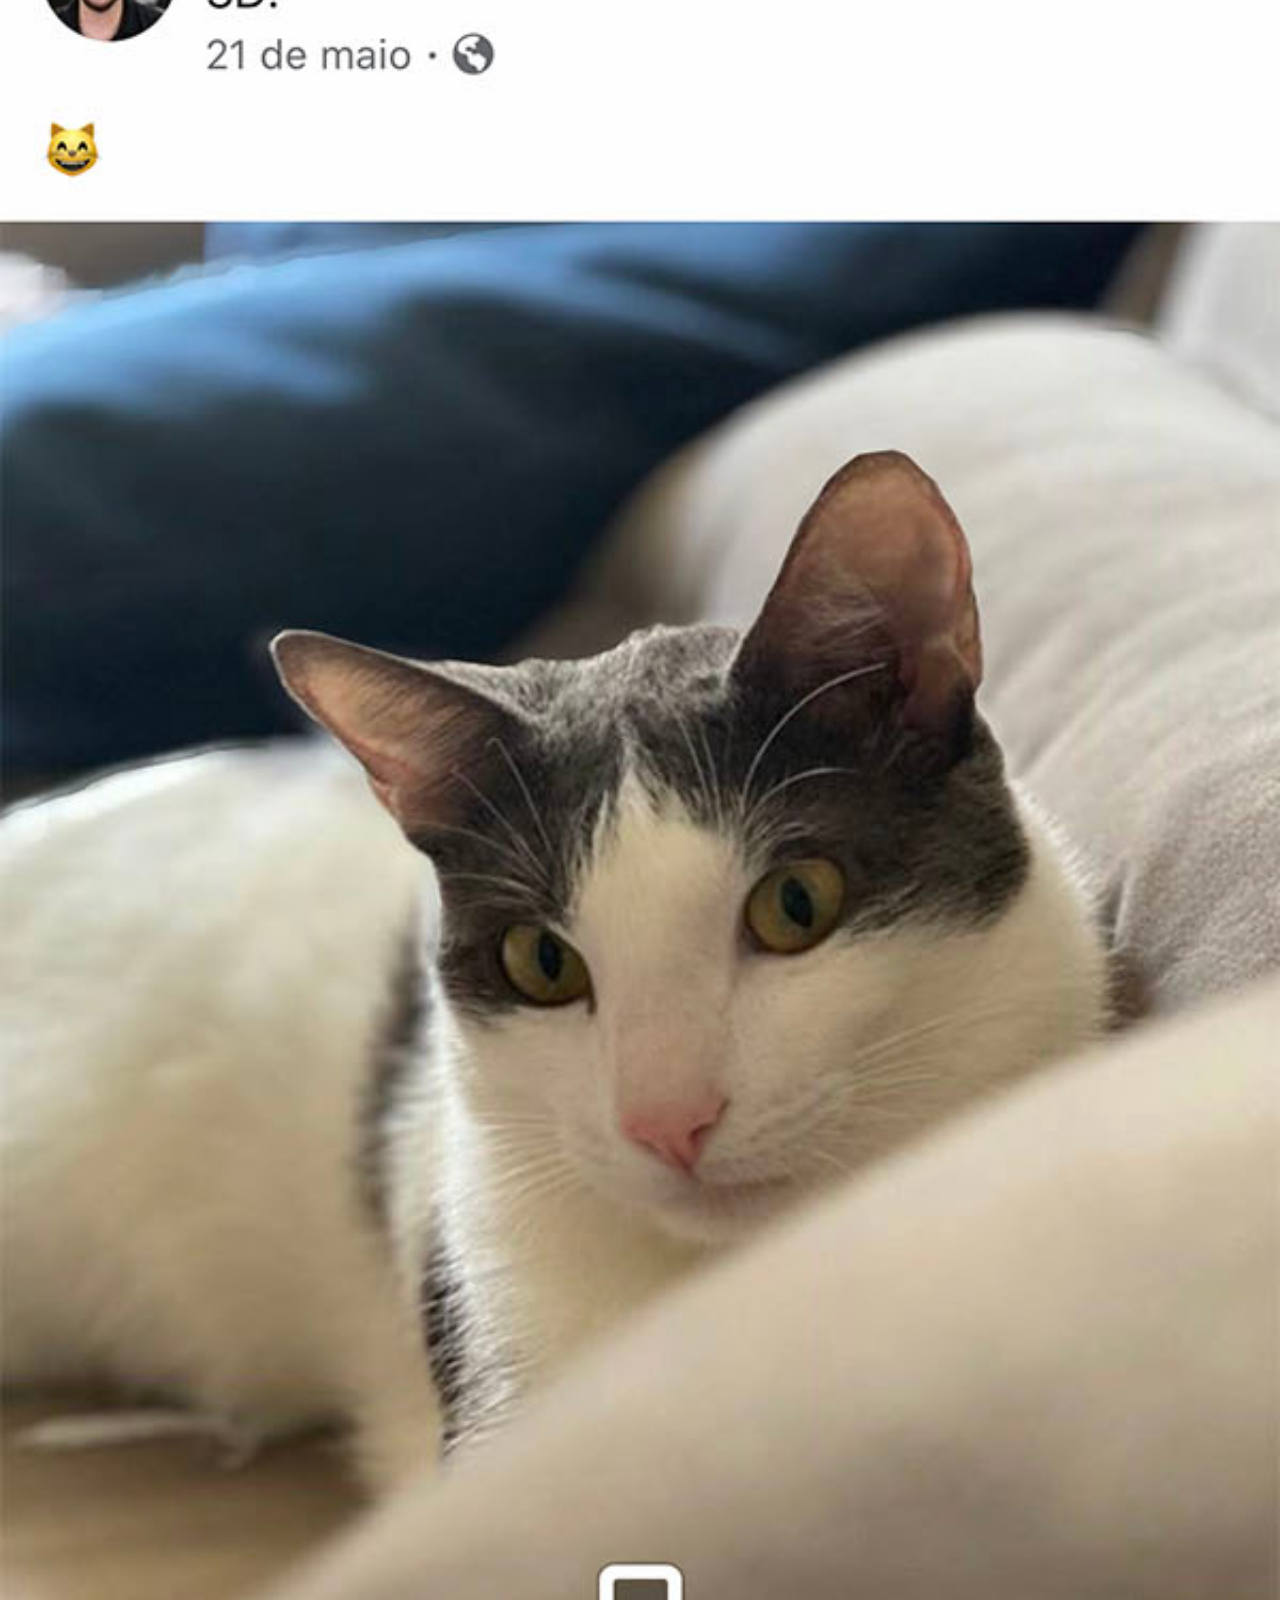
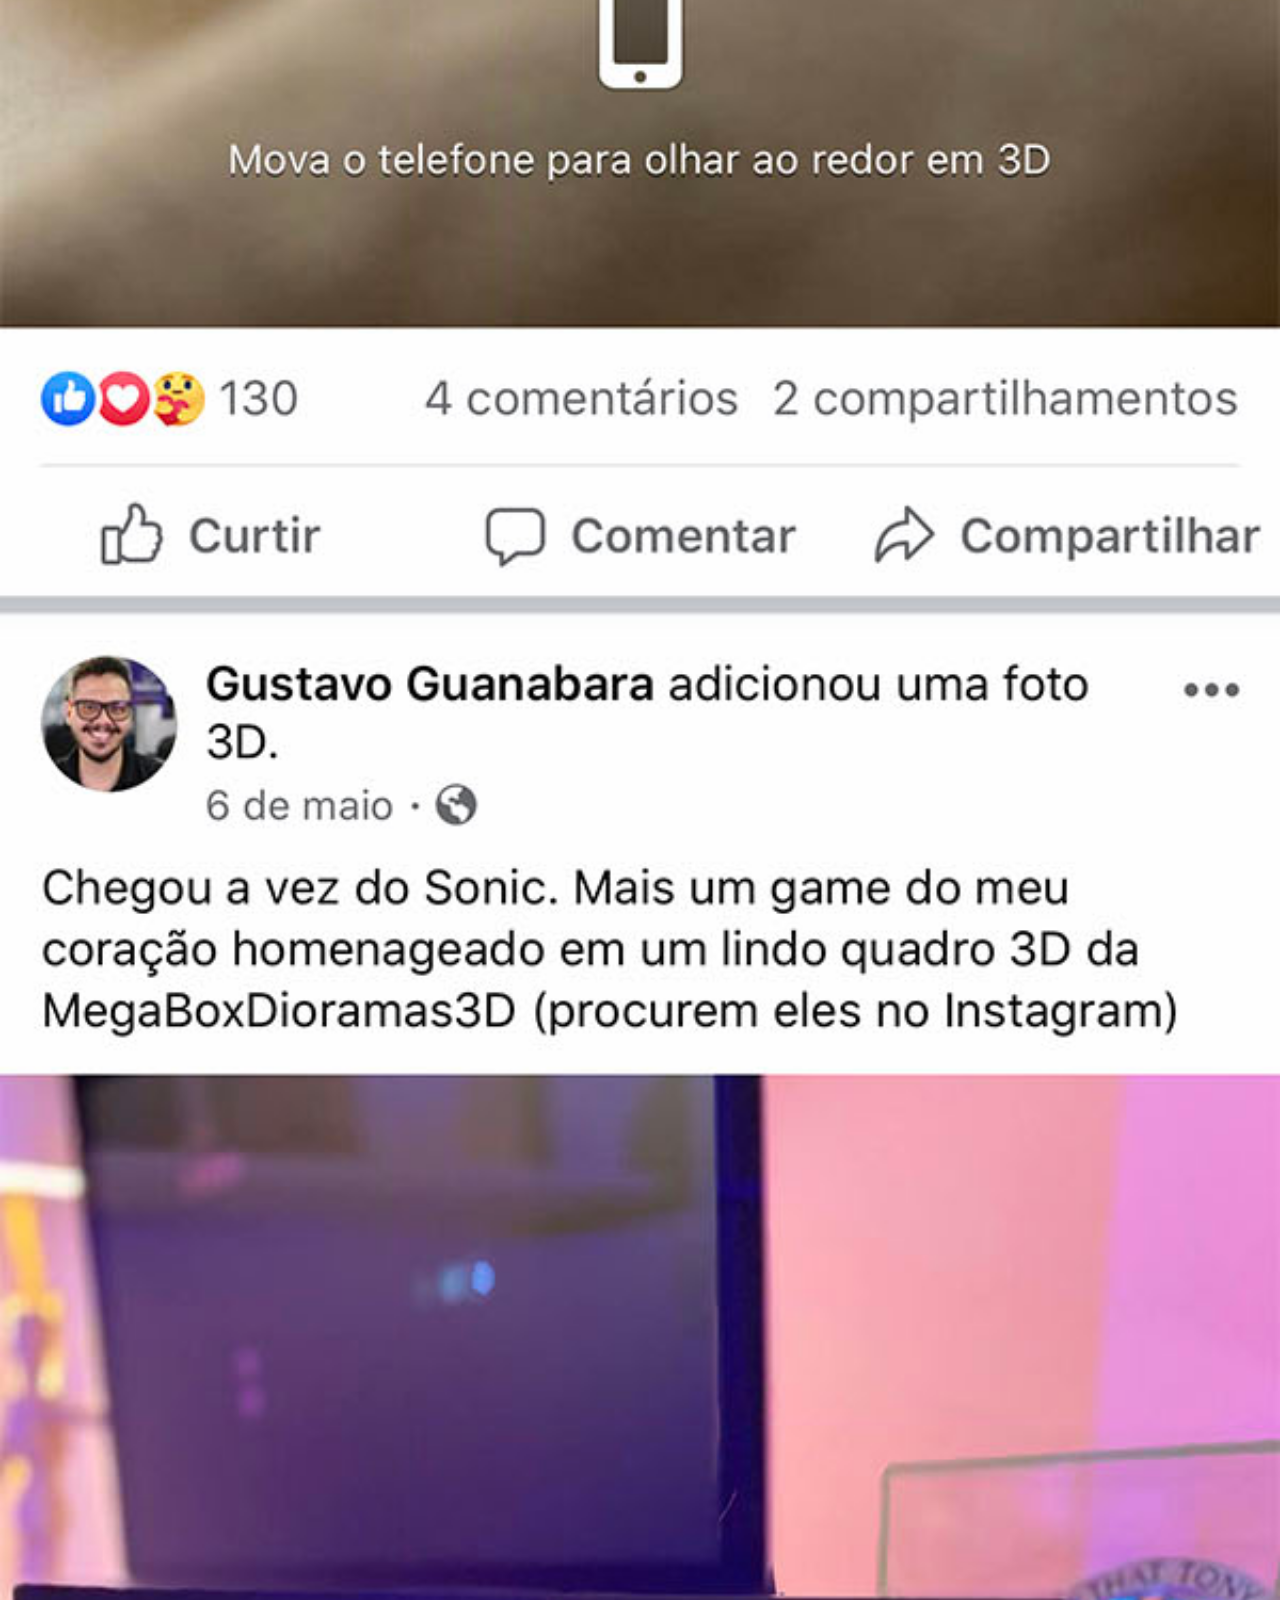
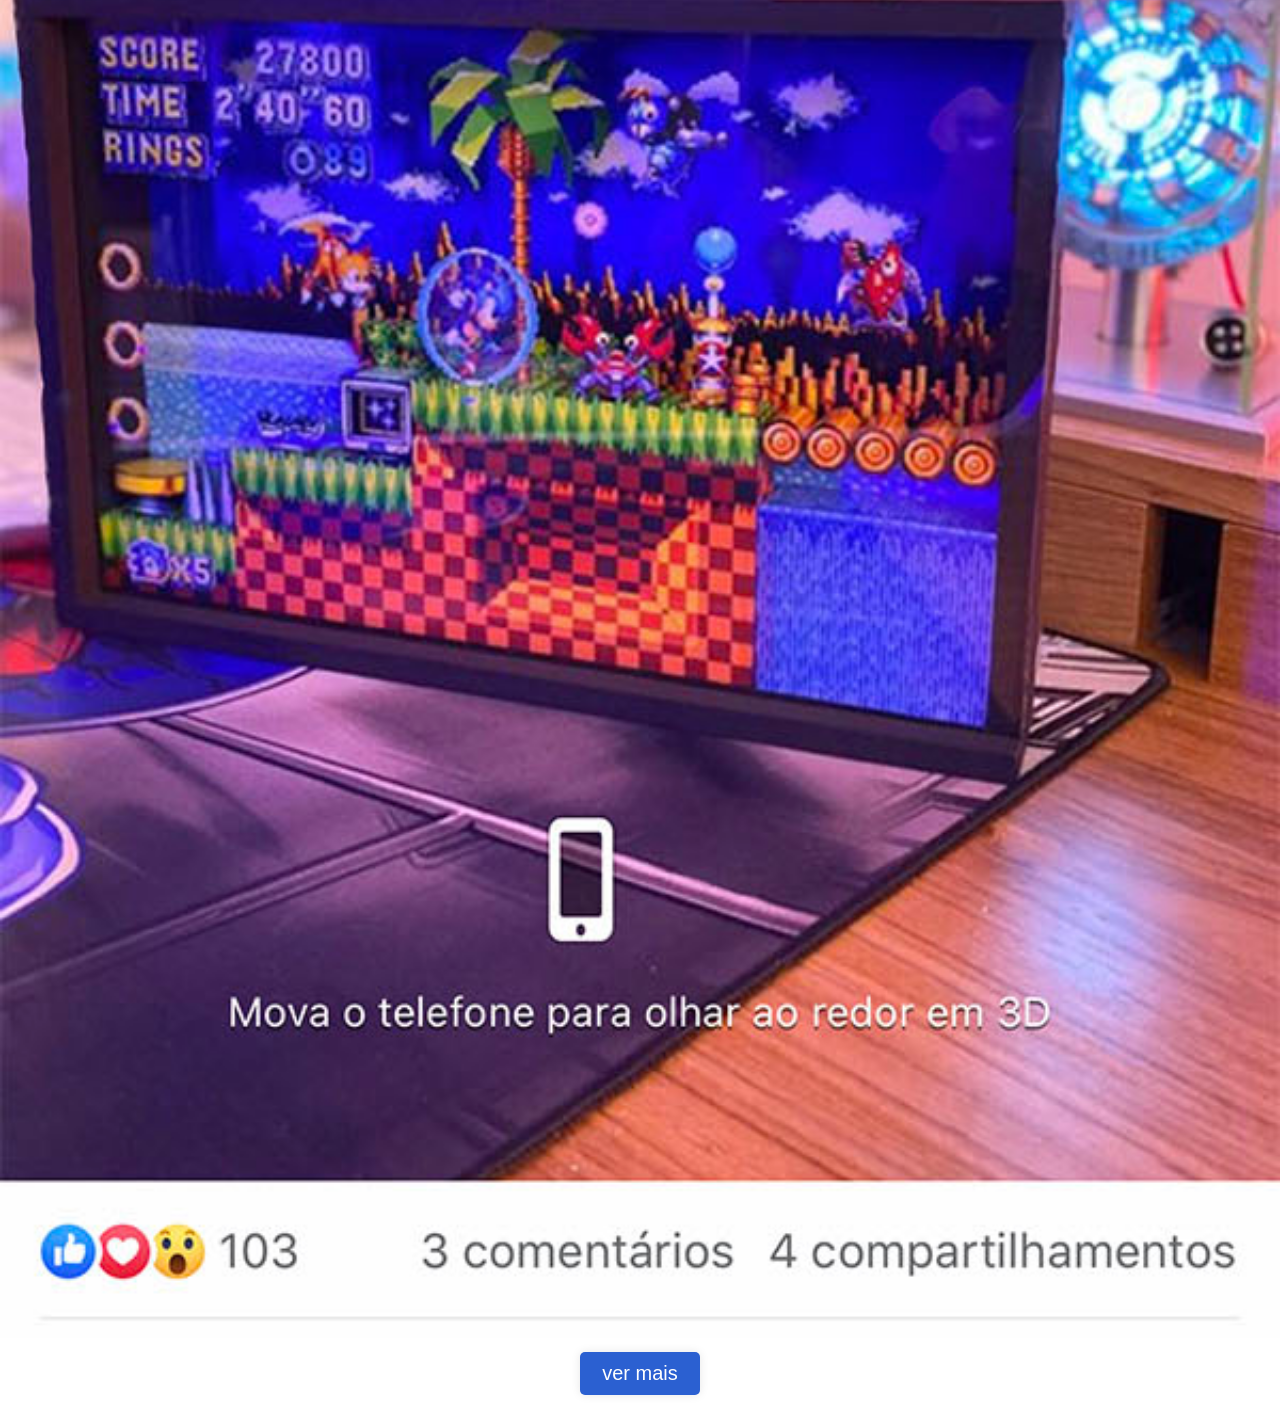
<file: projetos/Projecto-Redes/facebook.html>
<!DOCTYPE html>
<html lang="pt-br" >
<head>
    <title>facebook  </title>
    <style>
        *{
            margin: 0px;
            padding: 0px;
            font-family: Arial, Helvetica, sans-serif;

        }
        a{
            display: block;
            background-color: rgb(43, 96, 209);
            color: white;
            text-decoration: none;
            text-align: center;
            padding: 10px;
            font-family: Arial, sans-serif;
            font-size: 20px;
            margin: 10px auto;
            width: 100px;
            border-radius: 5px;
            box-shadow: 0 0 10px rgba(0, 0, 0, 0.1);
            transition: background-color 0.3s, color 0.3s;
        }
        a:hover{
            background-color: rgb(204, 197, 197);
            color: blue;
            font-weight: bold;
            transition: ease-in-out 0.3s;
        }
        img{
            width: 100%;
            height: auto;
        }
    </style>
</head>
<body>
    <img src="imagens/tela-facebook.jpg" alt="">
    <a href="">ver mais</a>
</body>
</html>
</file>
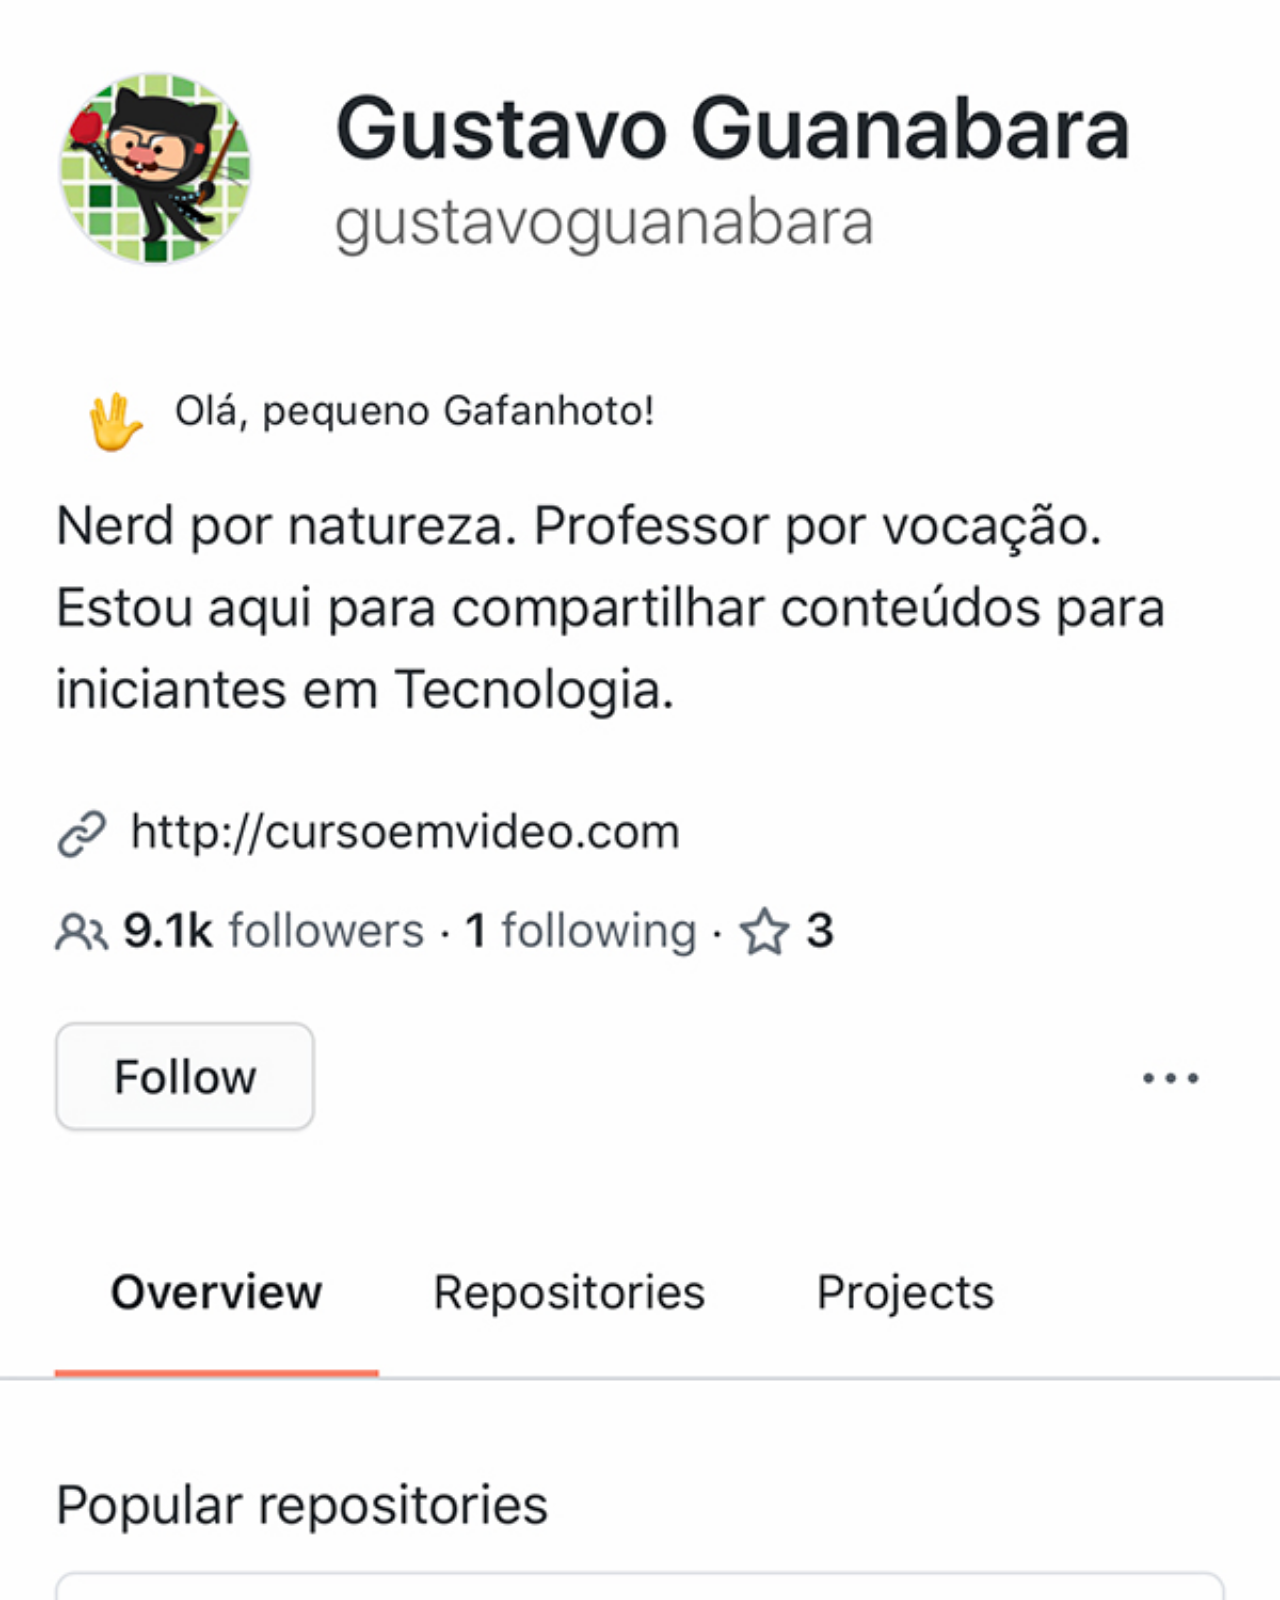
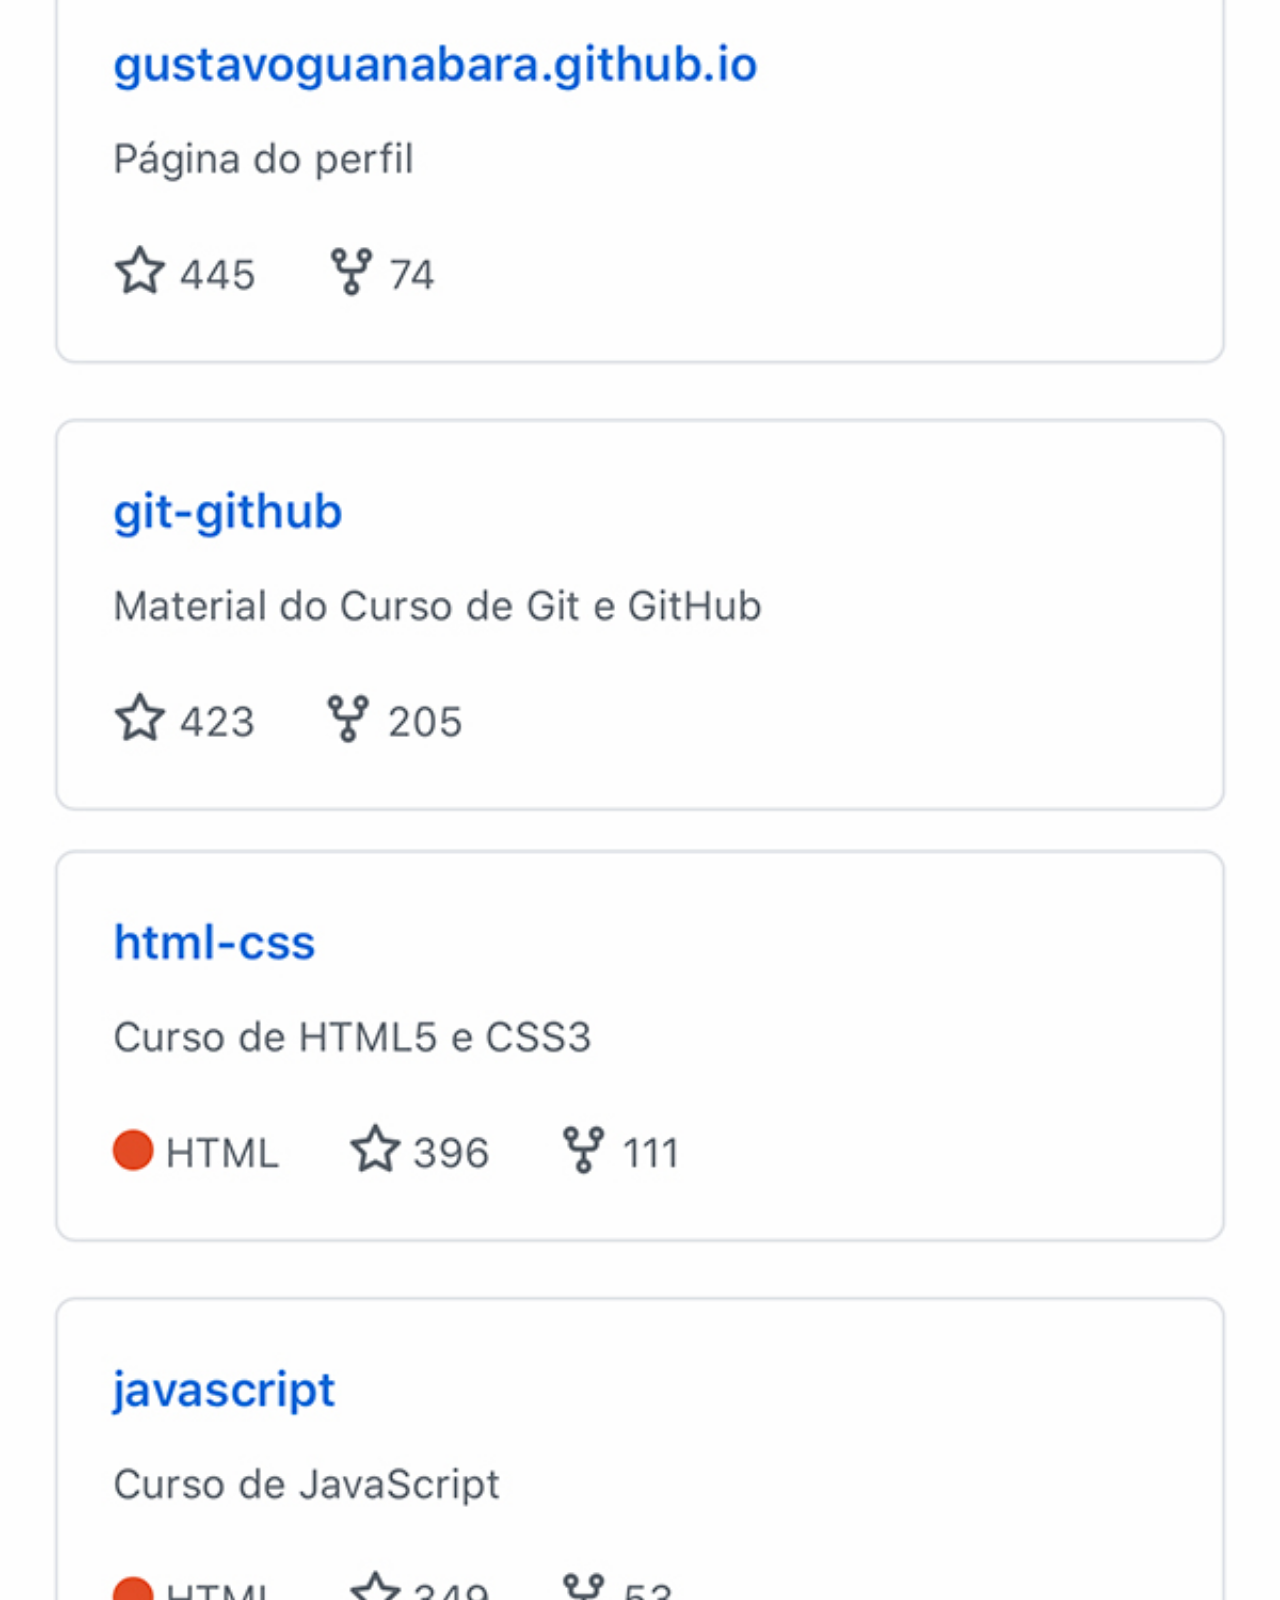
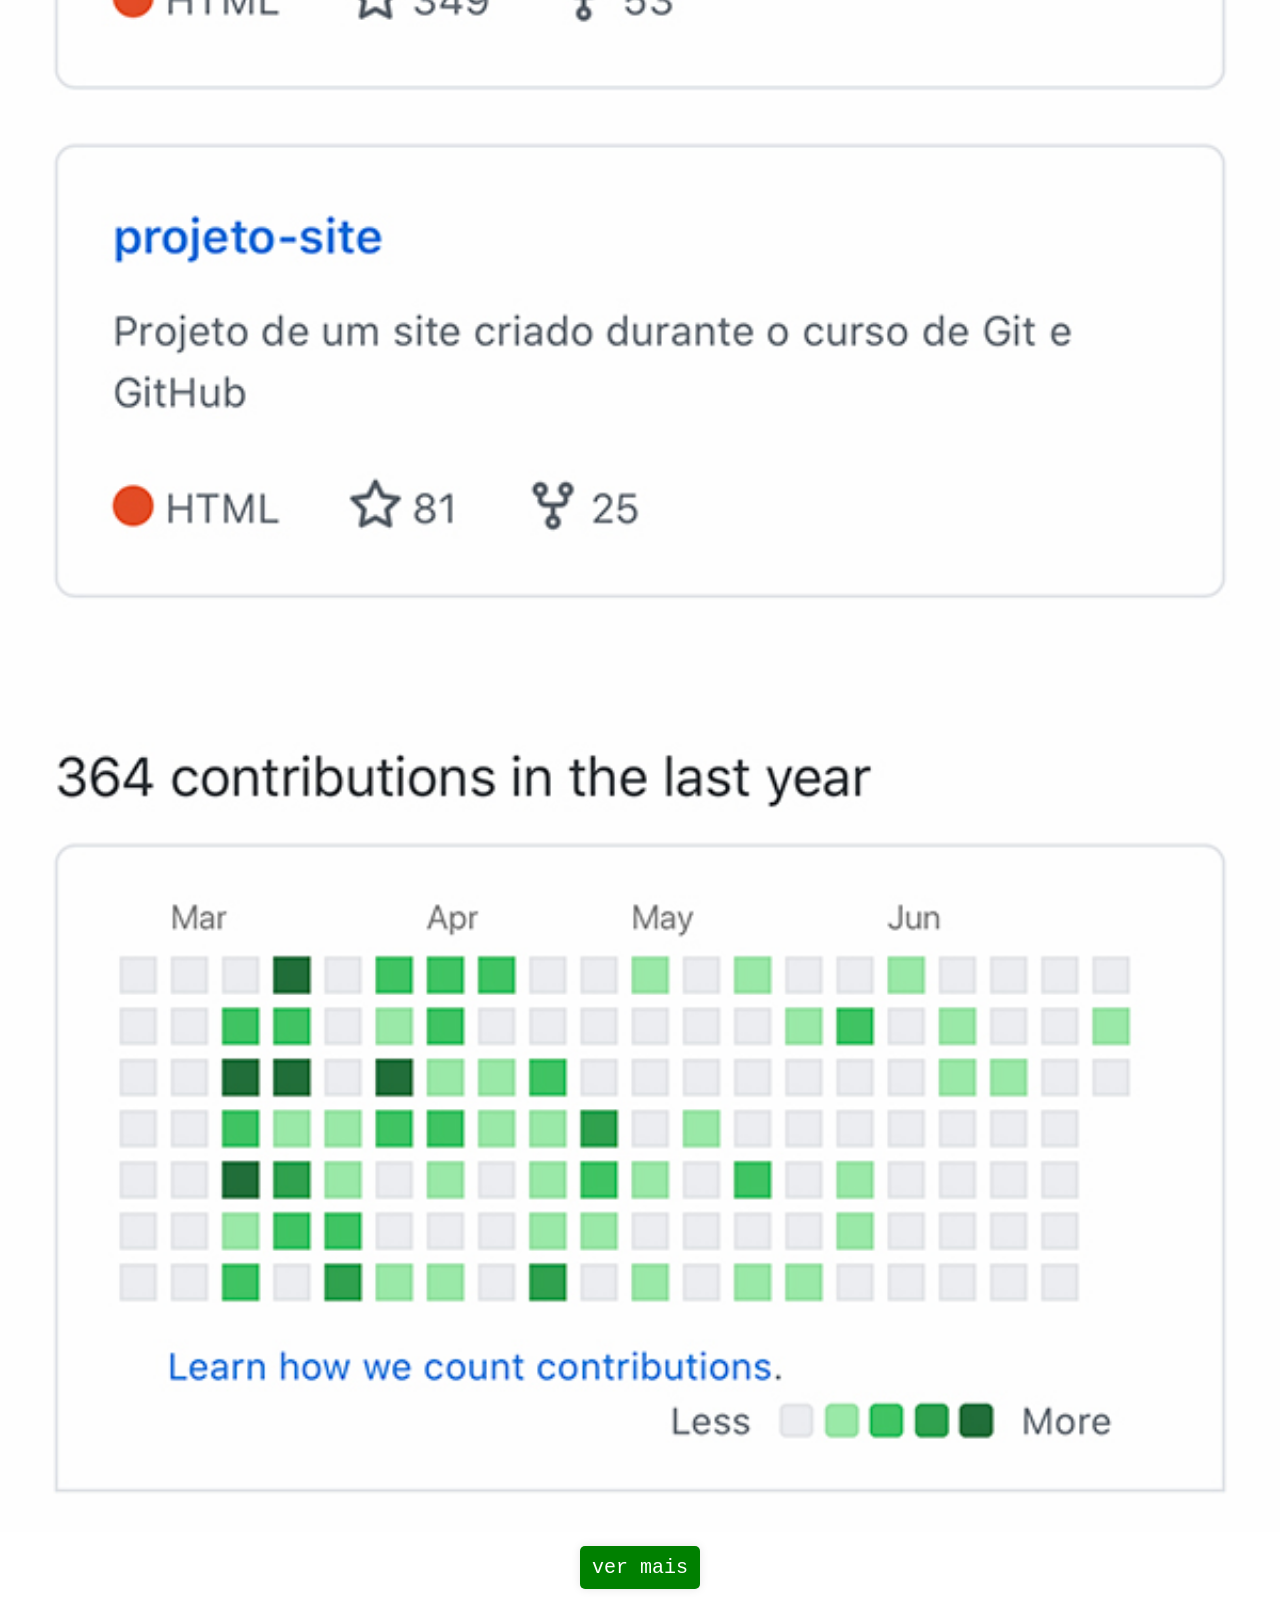
<file: projetos/Projecto-Redes/github.html>
<!DOCTYPE html>
<html lang="pt-br">
    <head>
        <title>github</title>
    </head>
    <style>
        *{
            margin: 0px;
            padding: 0px;
            font-family: Arial, Helvetica, sans-serif;

        }
        a{
            display: block;
            background-color:green;
            color:white;
            text-decoration: none;
            text-align: center;
            padding: 10px;
            font-family: Arial, sans-serif;
            font-size: 20px;
            margin: 10px auto;
            width: 100px;
            border-radius: 5px;
            box-shadow: 0 0 10px rgba(0, 0, 0, 0.1);
            transition: background-color 0.3s, color 0.3s;
            font-family: 'Courier New', Courier, monospace;
        }
        a:hover{
            background-color:rgb(192, 176, 176) ;
            color: green;
            font-weight: bold;
            font-family: 'Courier New', Courier, monospace;
            transition: ease-in-out 0.3s;
        }
        img{
            width: 100%;
            height: auto;
        }
    </style>
    <body>
        <img src="imagens/tela-github.jpg" alt="">
        <a href="http://www.youtube.com/@BernardoSumbane">ver mais</a>
    </body>
</html>
</file>
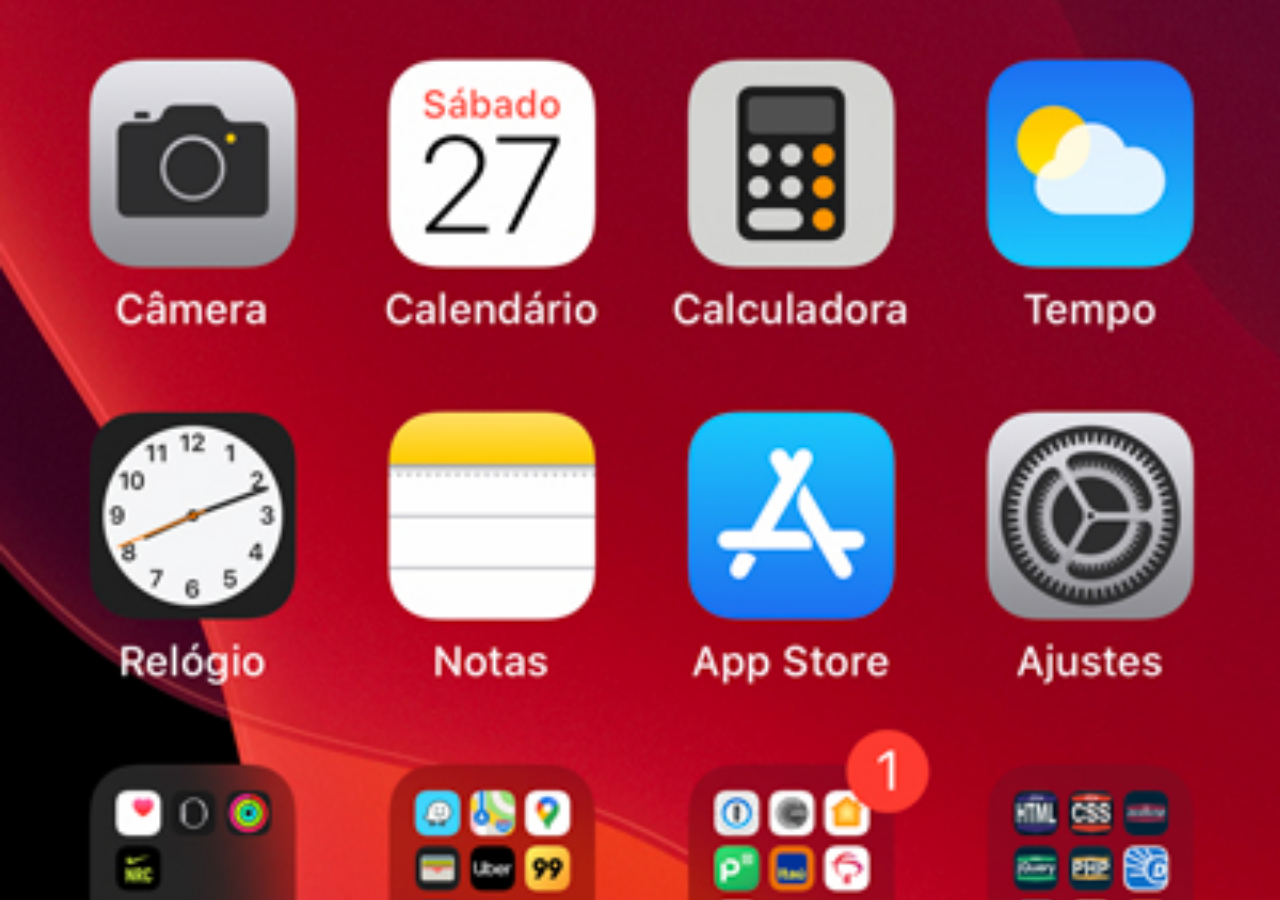
<file: projetos/Projecto-Redes/home.html>
<!DOCTYPE html>
<html lang="en">
<head>
    <meta charset="UTF-8">
    <meta name="viewport" content="width=device-width, initial-scale=1.0">
    <title>Document</title>
    <style>
         *{
            margin: 0px;
            padding: 0px;
         }
         body{
            width: 100vh;
            height: 100vh;
            background:  black url(imagens/tela-home.jpg) no-repeat top center;
            background-size: cover;
            background-attachment: fixed;
         }
    </style>
</head>
<body>
    
</body>
</html>
</file>
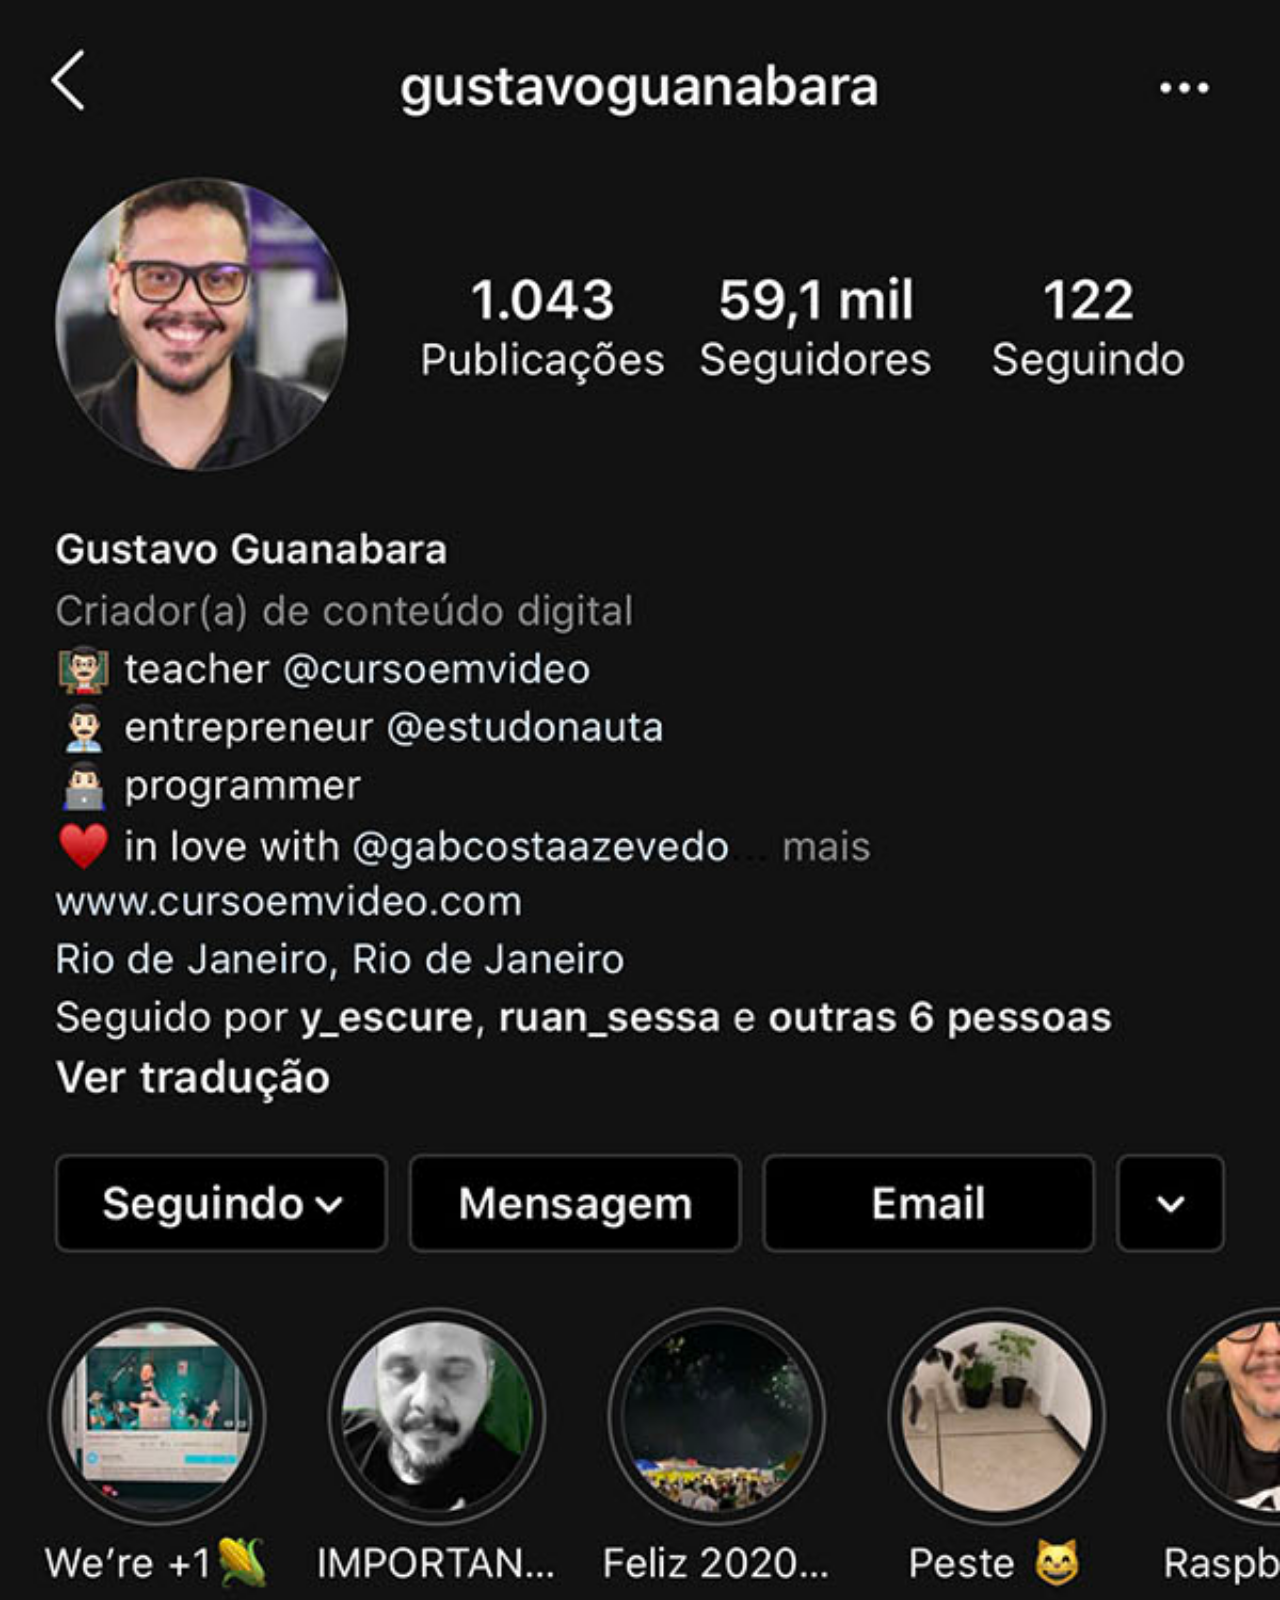
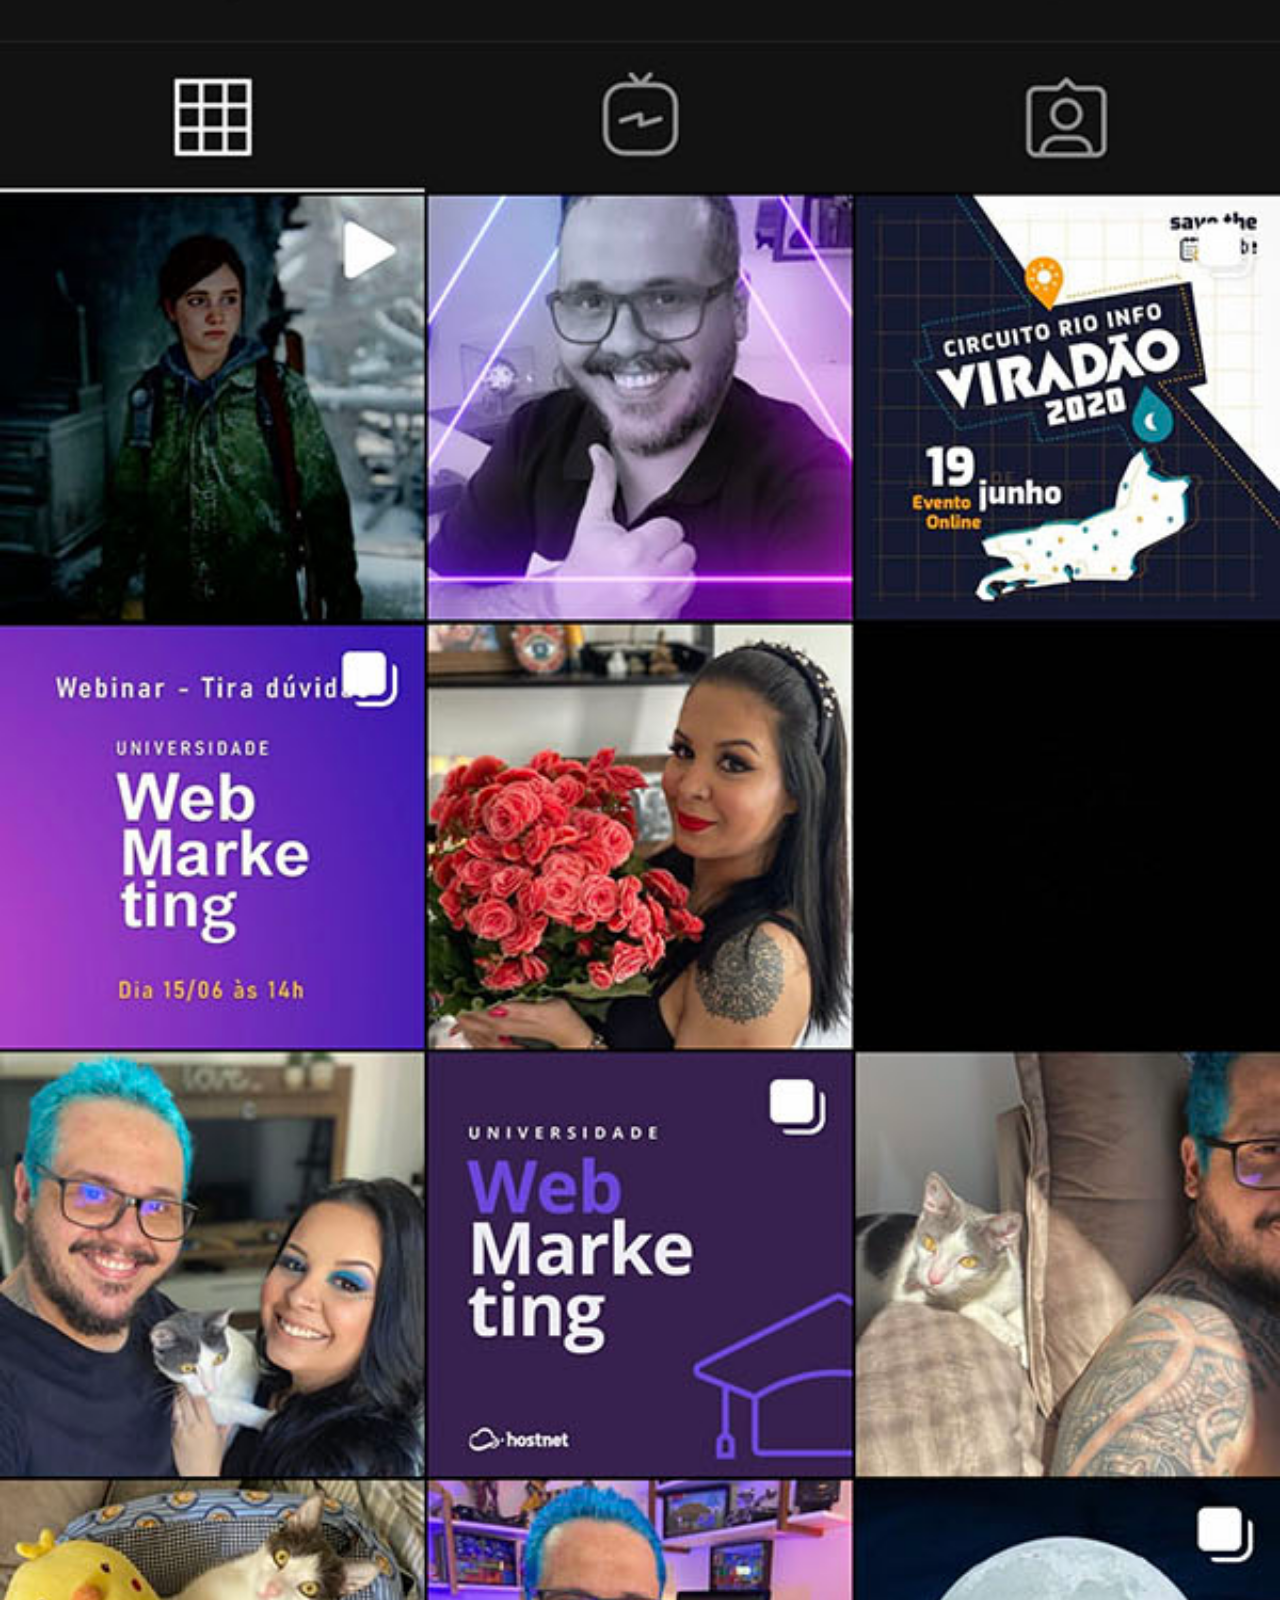
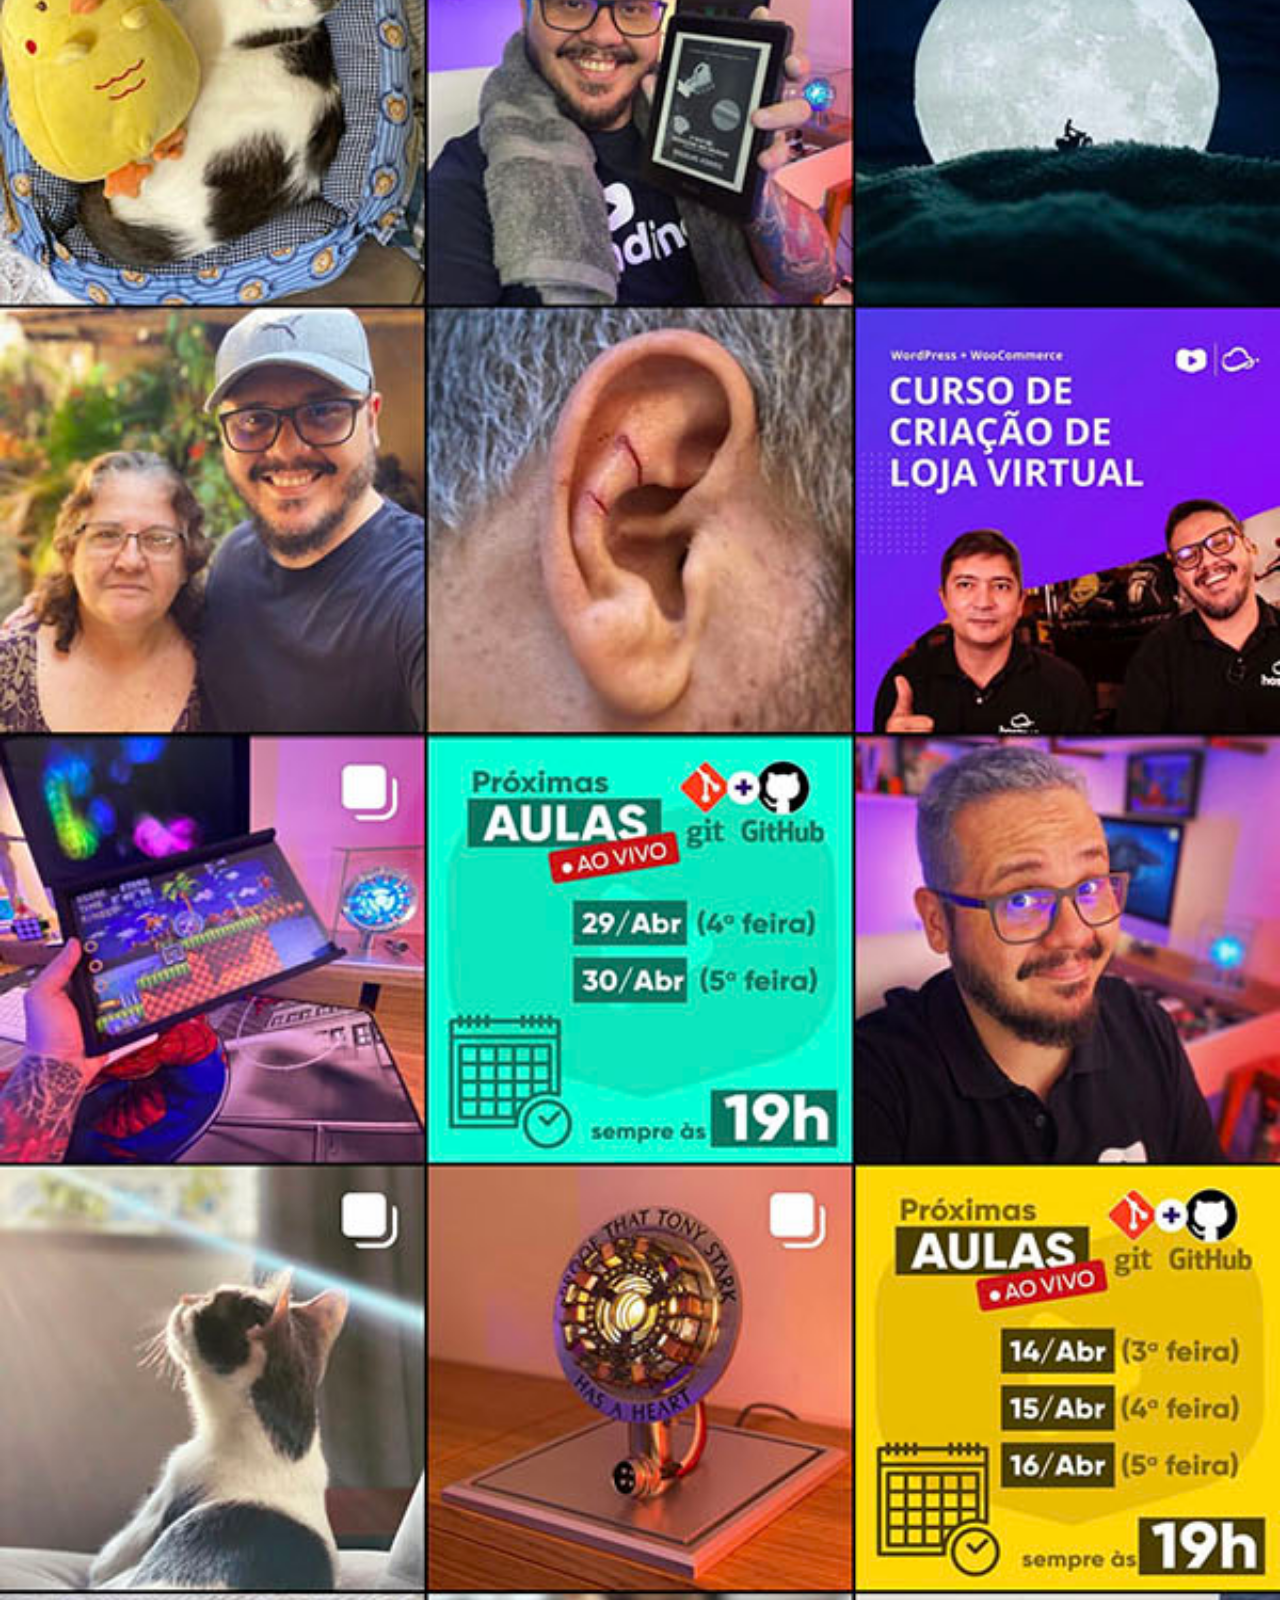
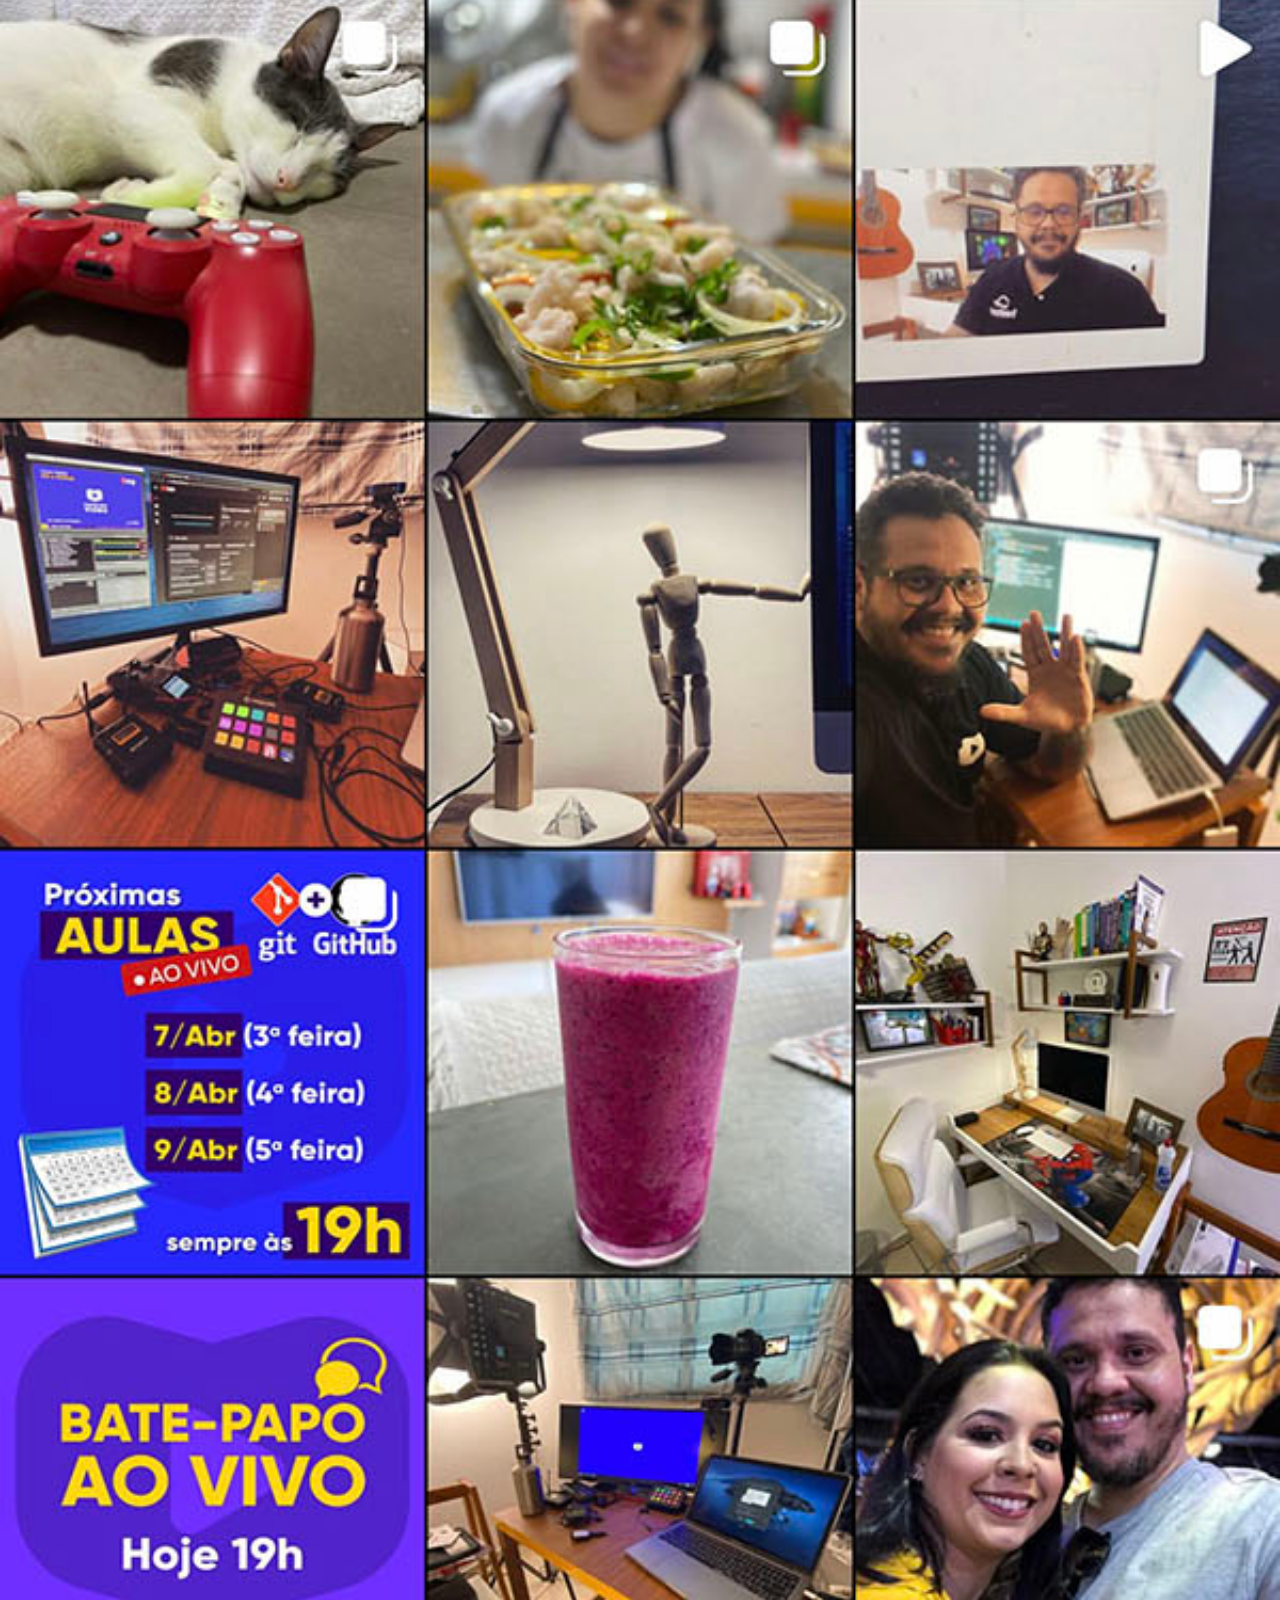
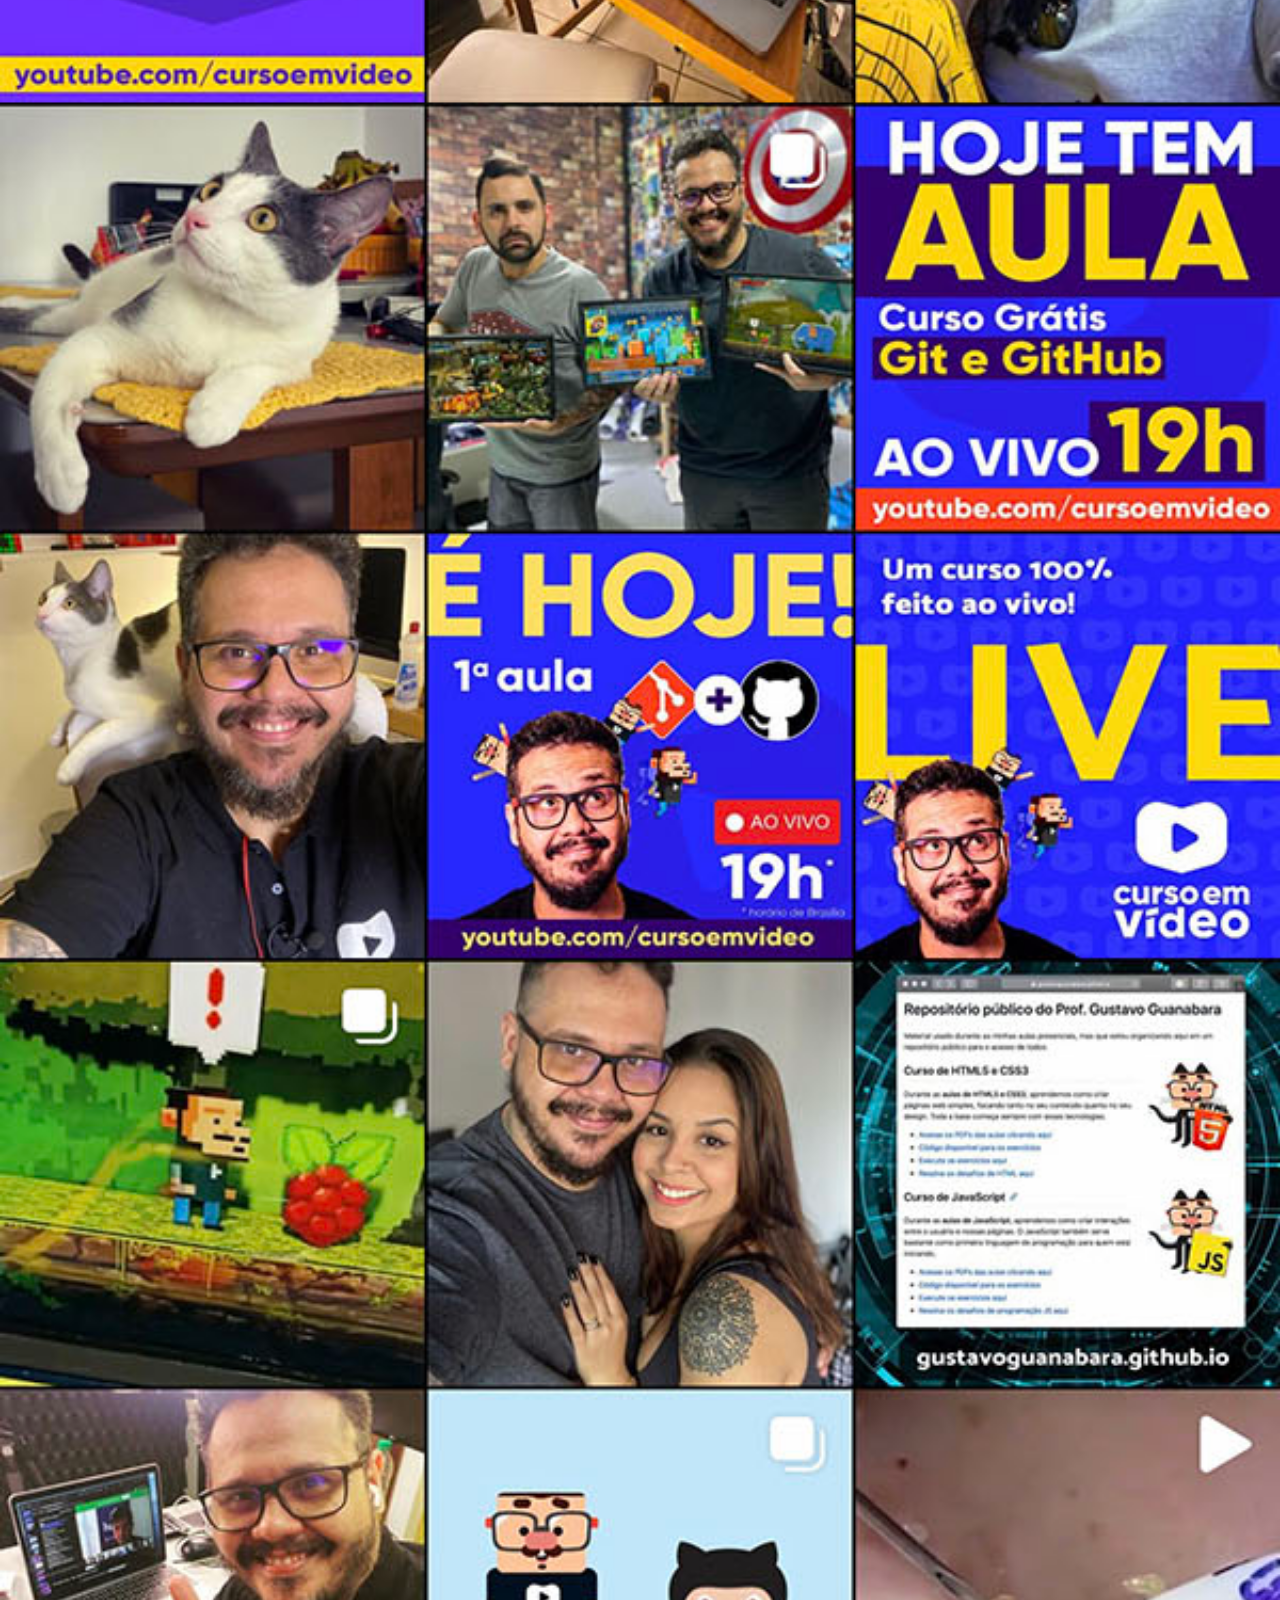
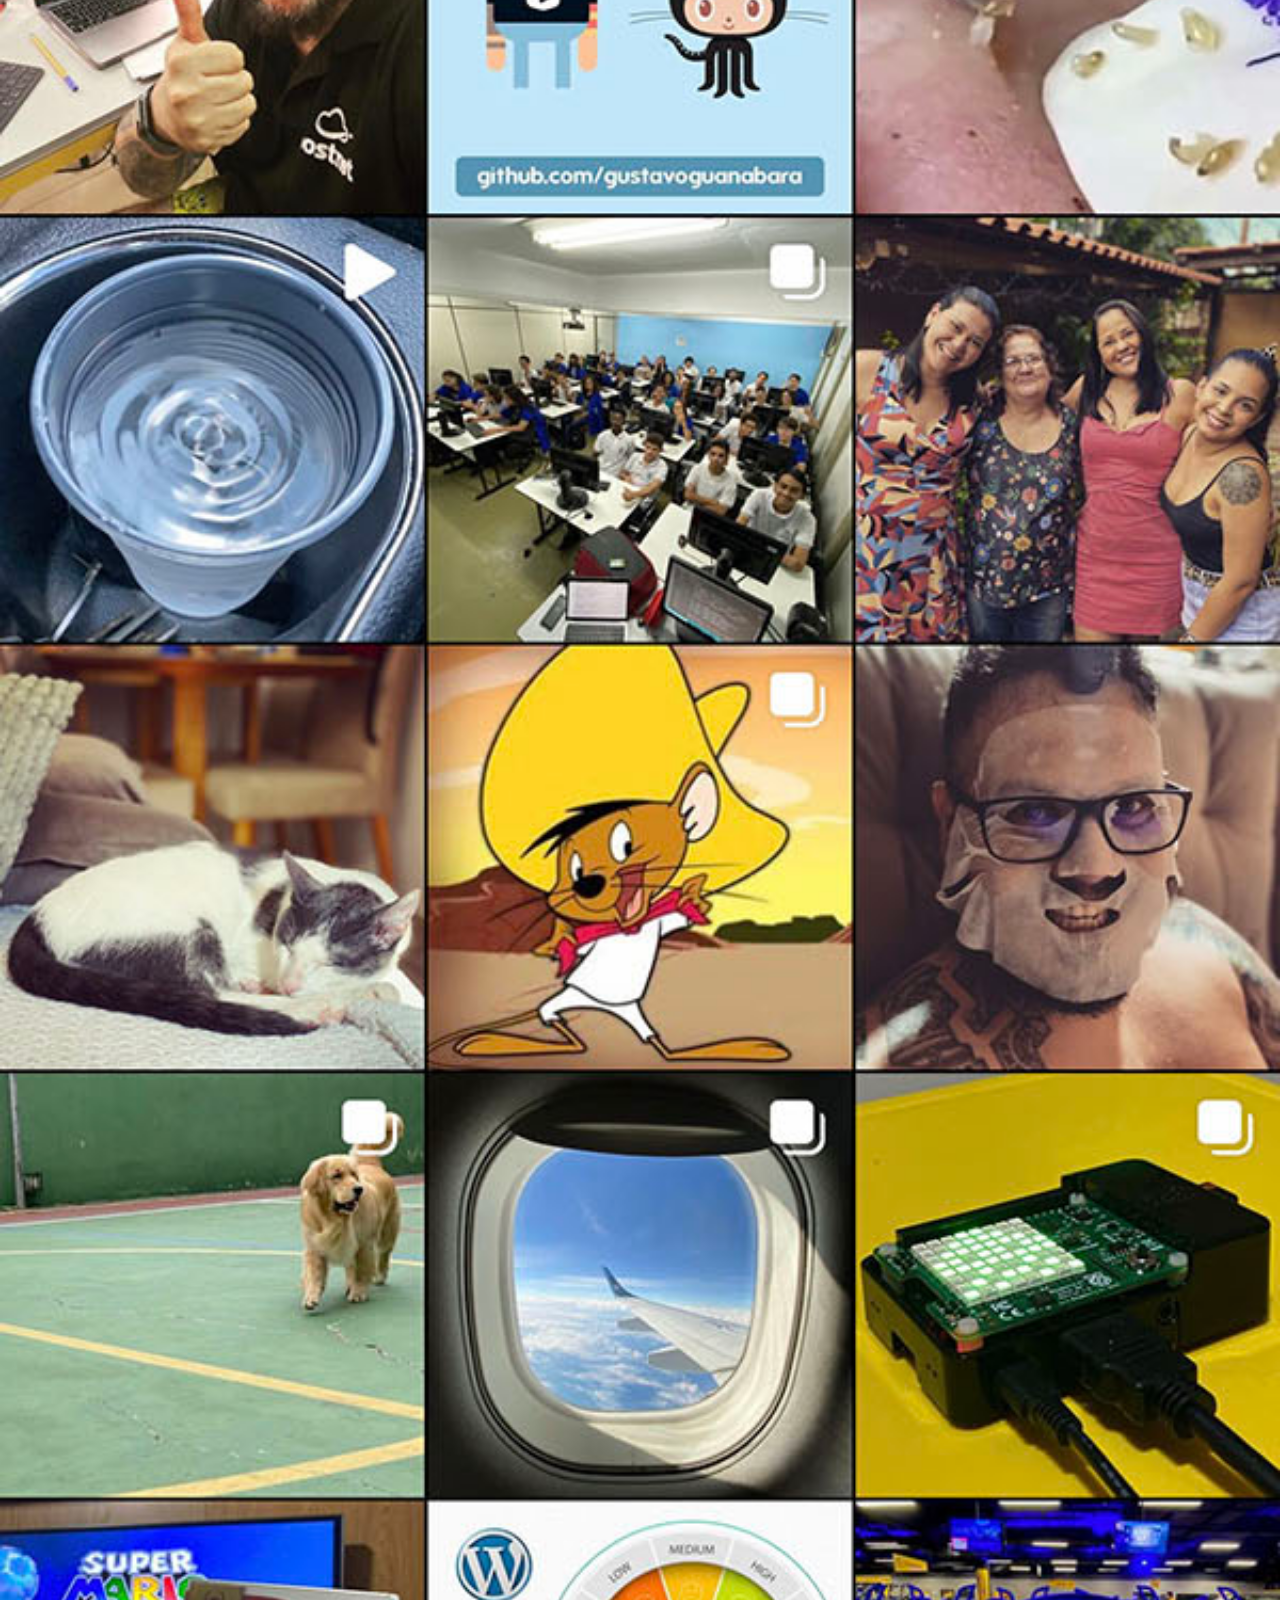
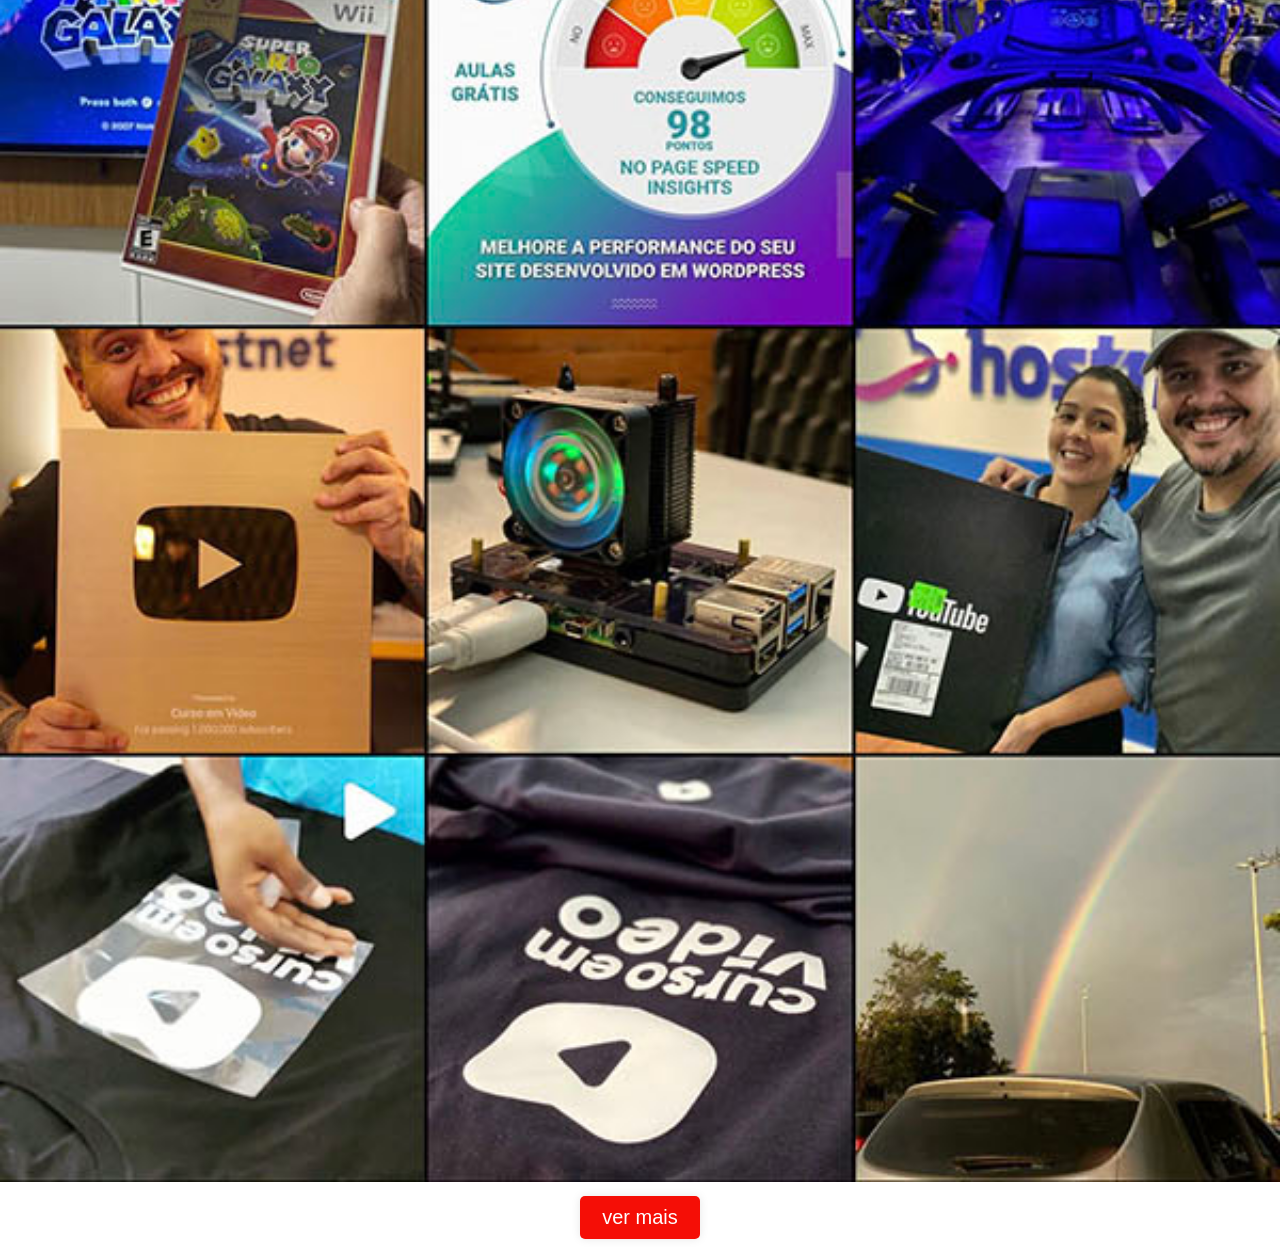
<file: projetos/Projecto-Redes/instagram.html>
<!DOCTYPE html>
<html lang="en">
<head>
    <meta charset="UTF-8">
    <meta name="viewport" content="width=device-width, initial-scale=1.0">
    <title>Document</title>
    <style>
        *{
            margin: 0px;
            padding: 0px;
            font-family: Arial, Helvetica, sans-serif;

        }
        a{

            display: block;
            background-color: rgb(245, 14, 6);
            color: white;
            text-decoration: none;
            text-align: center;
            padding: 10px;
            font-family: Arial, sans-serif;
            font-size: 20px;
            margin: 10px auto;
            width: 100px;
            border-radius: 5px;
            box-shadow: 0 0 10px rgba(0, 0, 0, 0.1);
            transition: background-color 0.3s, color 0.3s;
        }
        a:hover{
            background-color: rgb(212, 208, 208);
            color: orangered;
            font-weight: bold;
            transition: ease-in-out 0.3s;
        }
        img{
            width: 100%;
            height: auto;
        }
    </style>
</head>
<body>
    <img src="imagens/tela-instagram.jpg" alt="">
    <a href="http://www.youtube.com/@BernardoSumbane">ver mais</a>
</body>
</html>
</file>
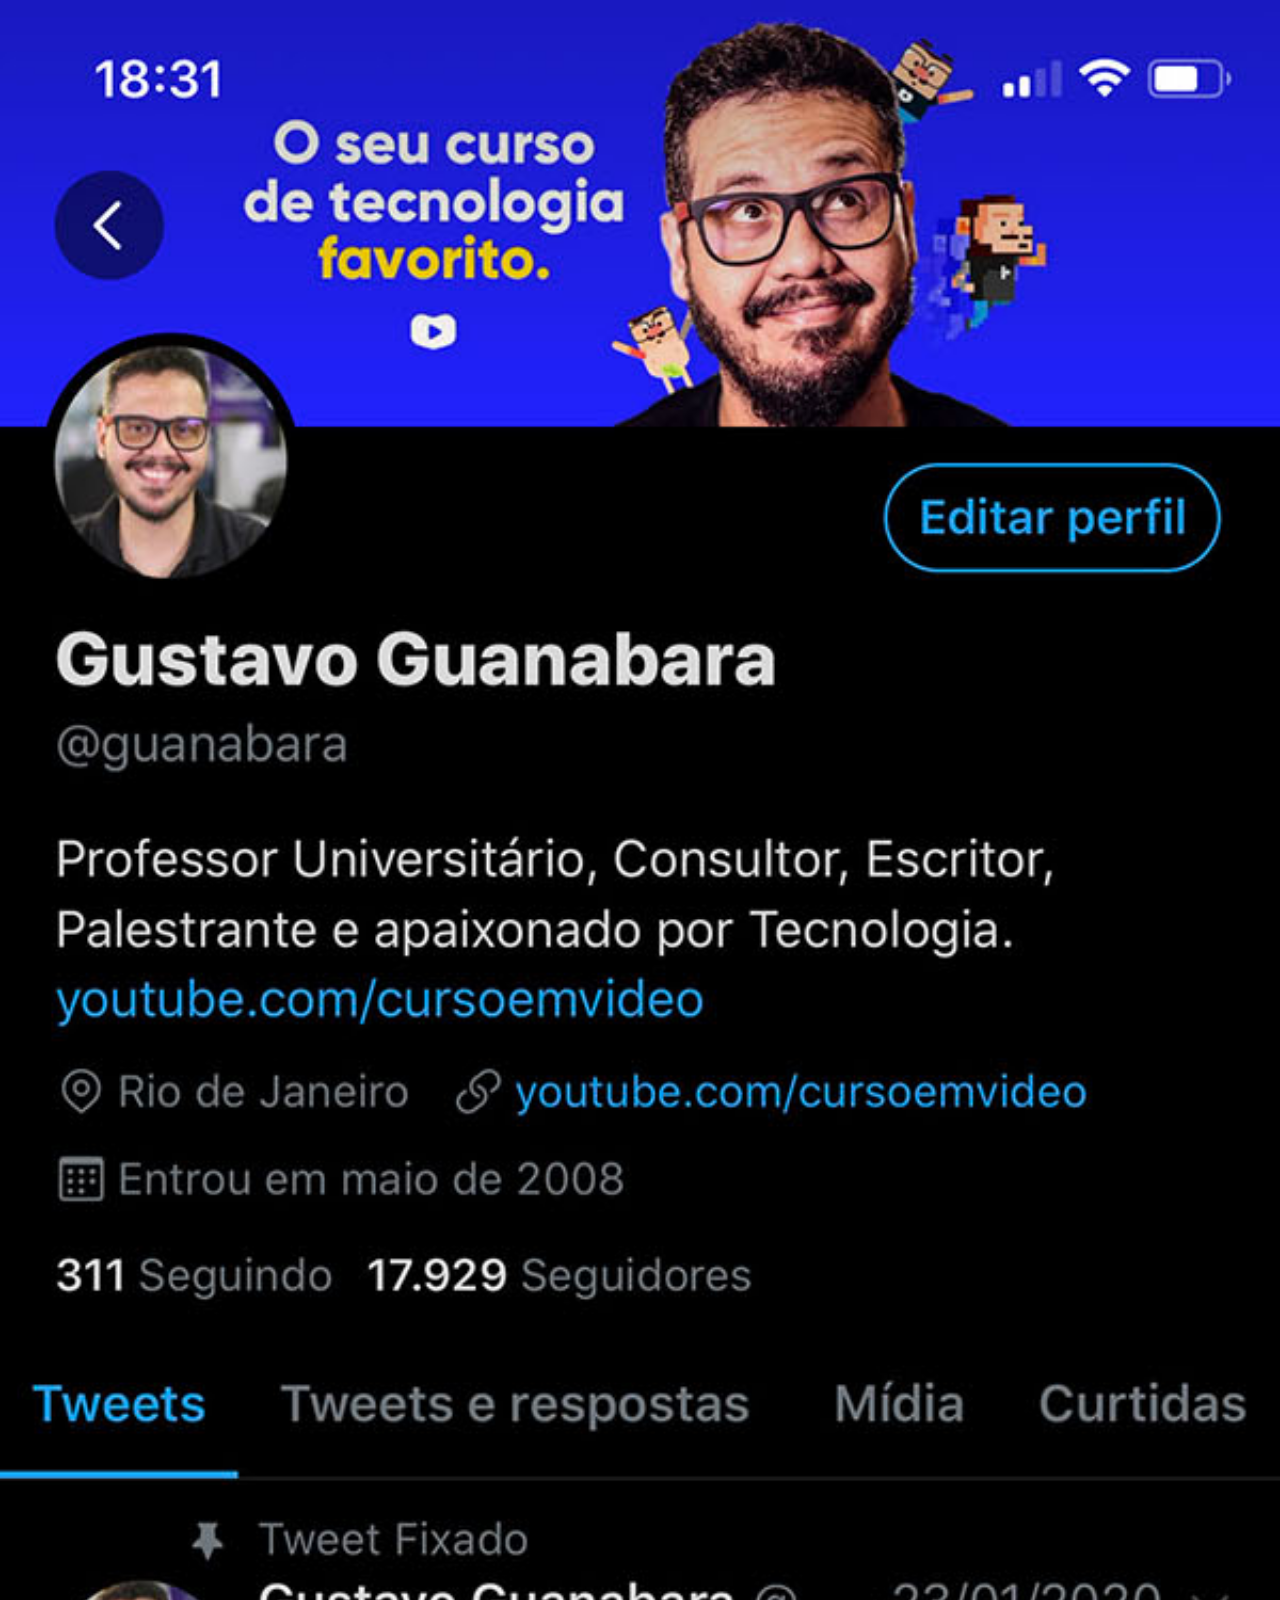
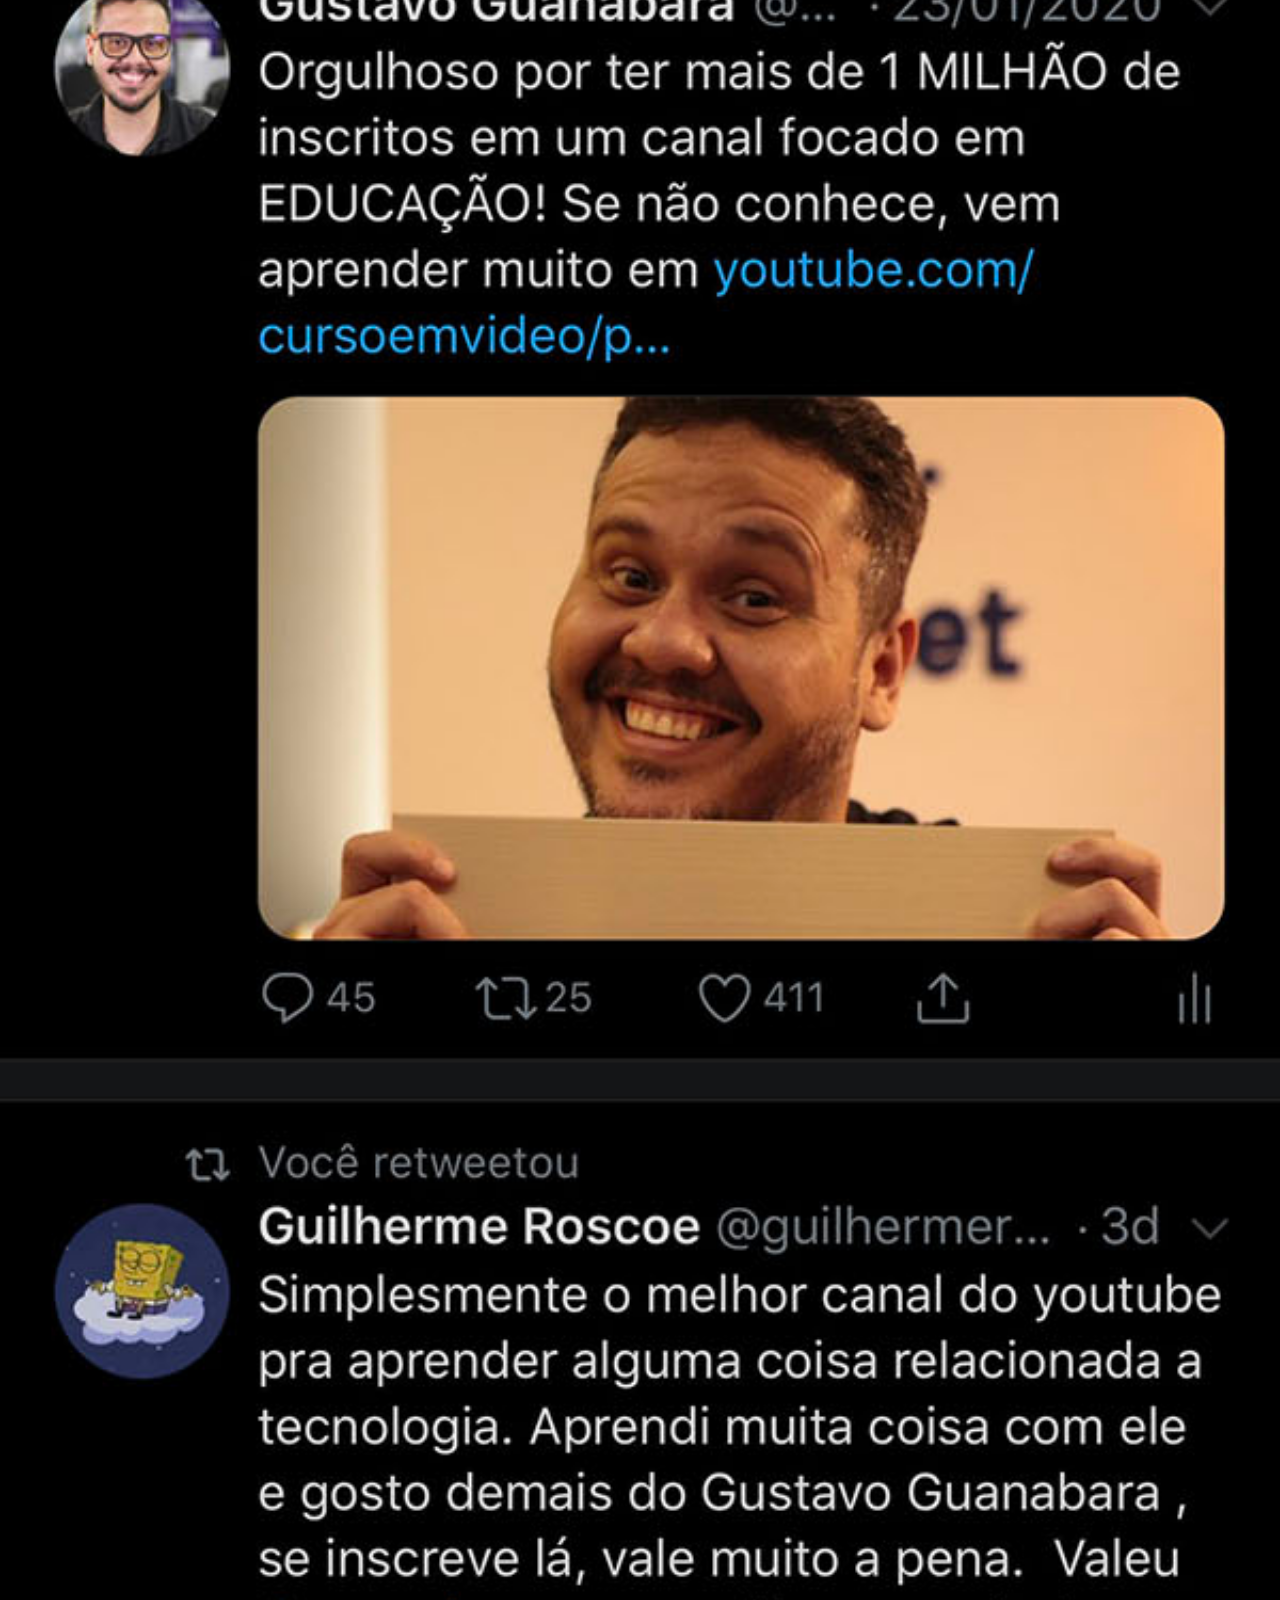
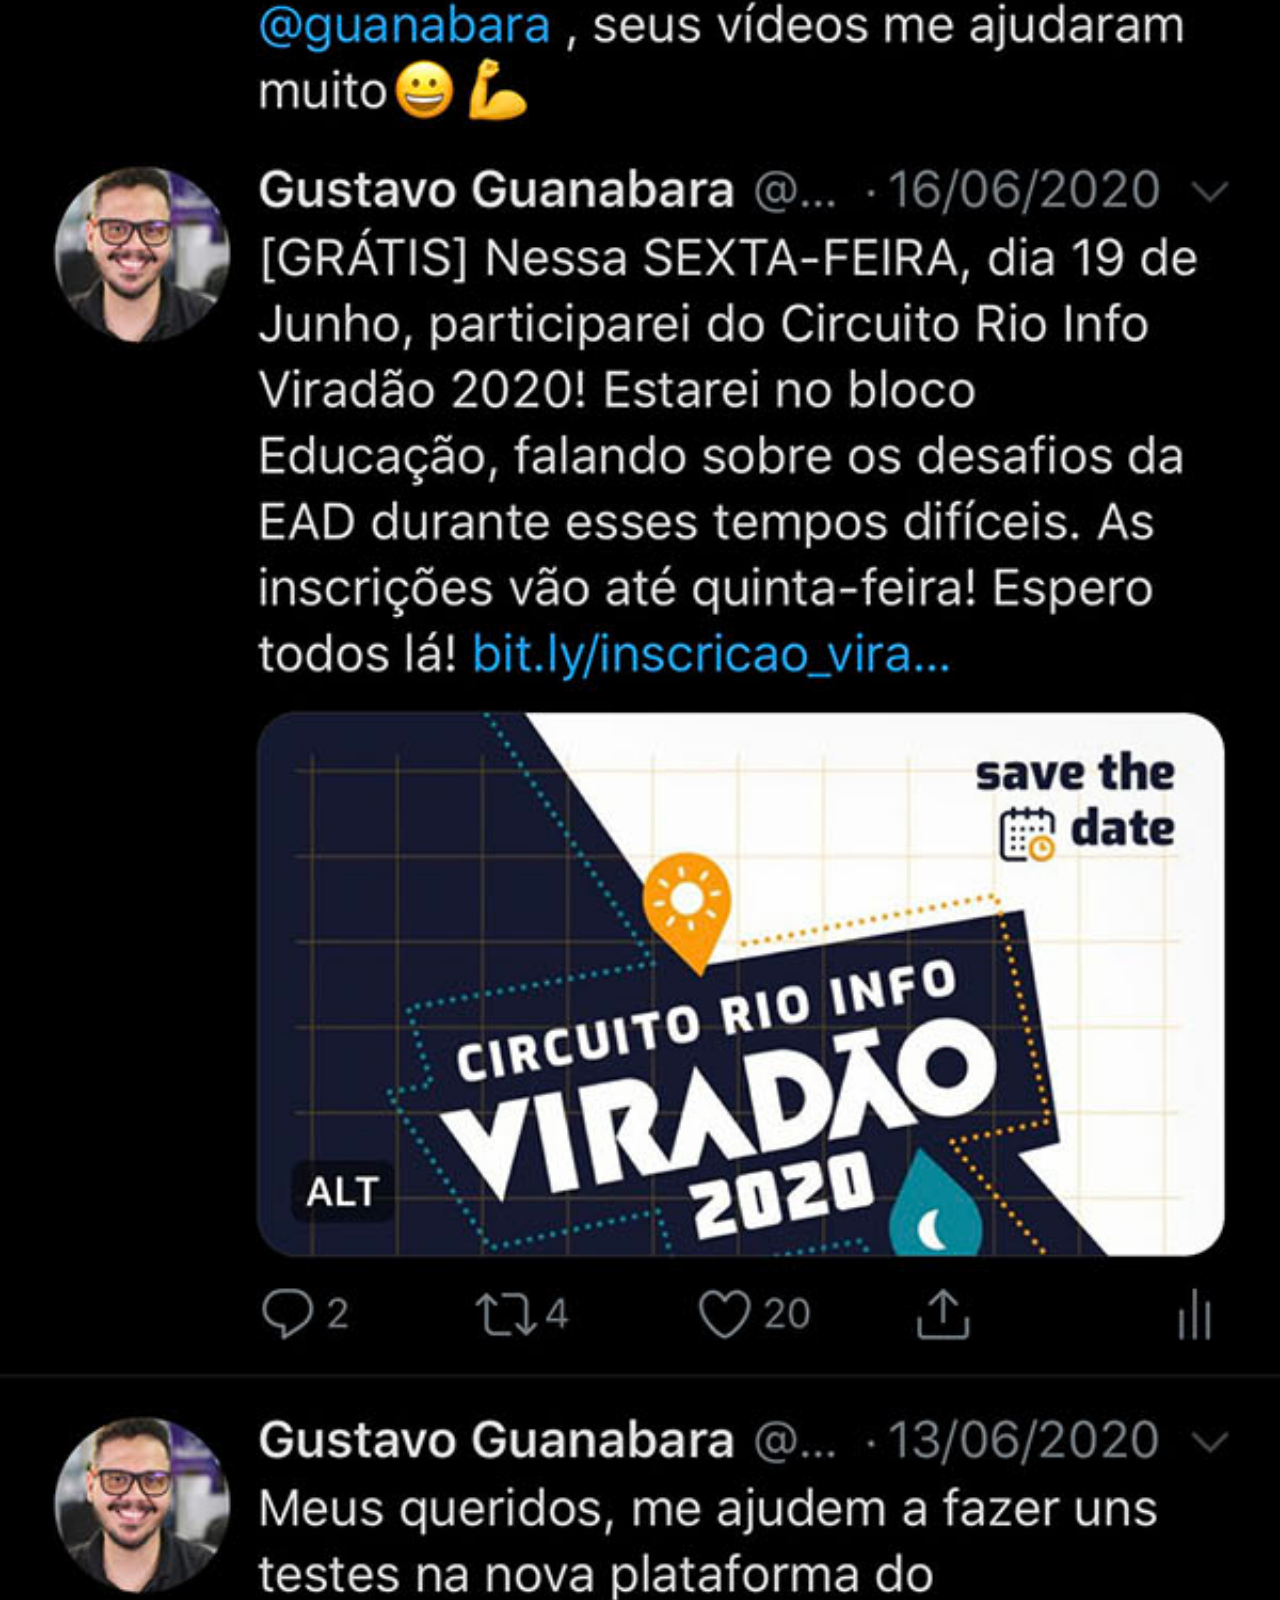
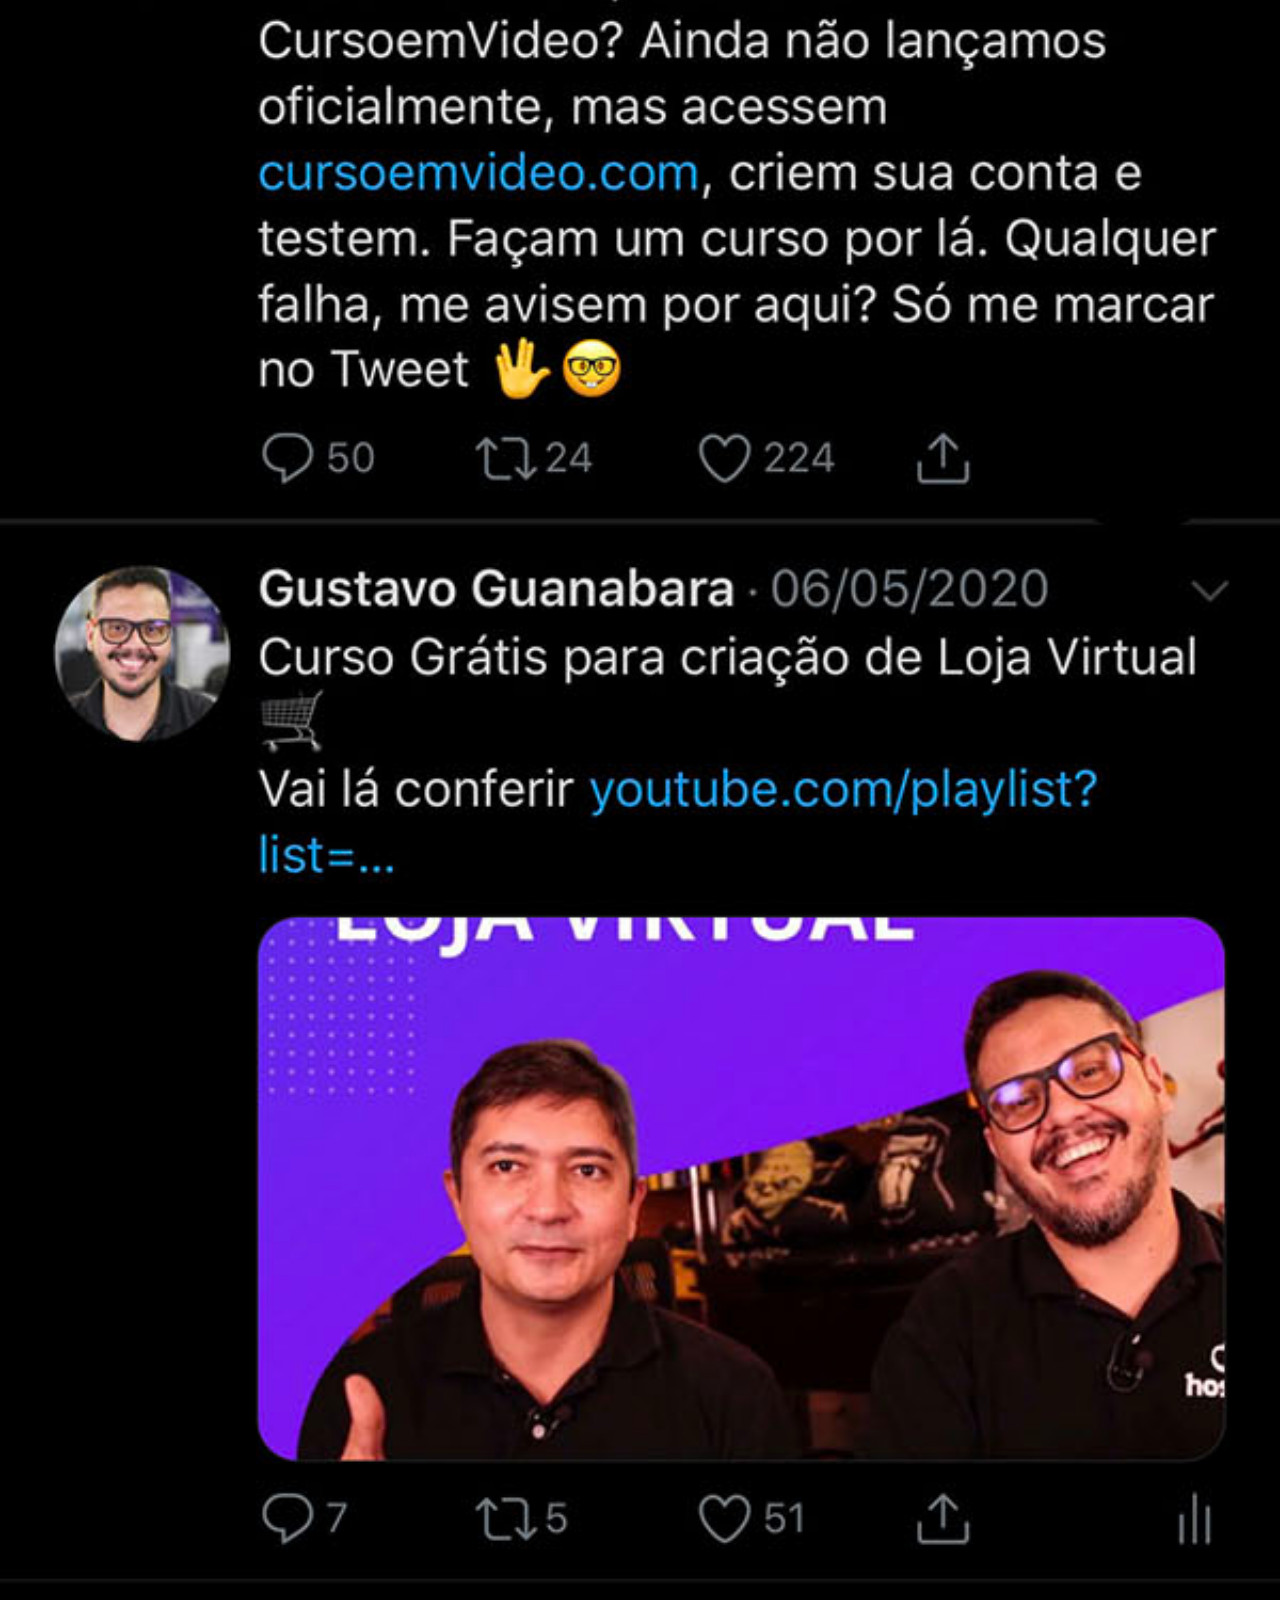
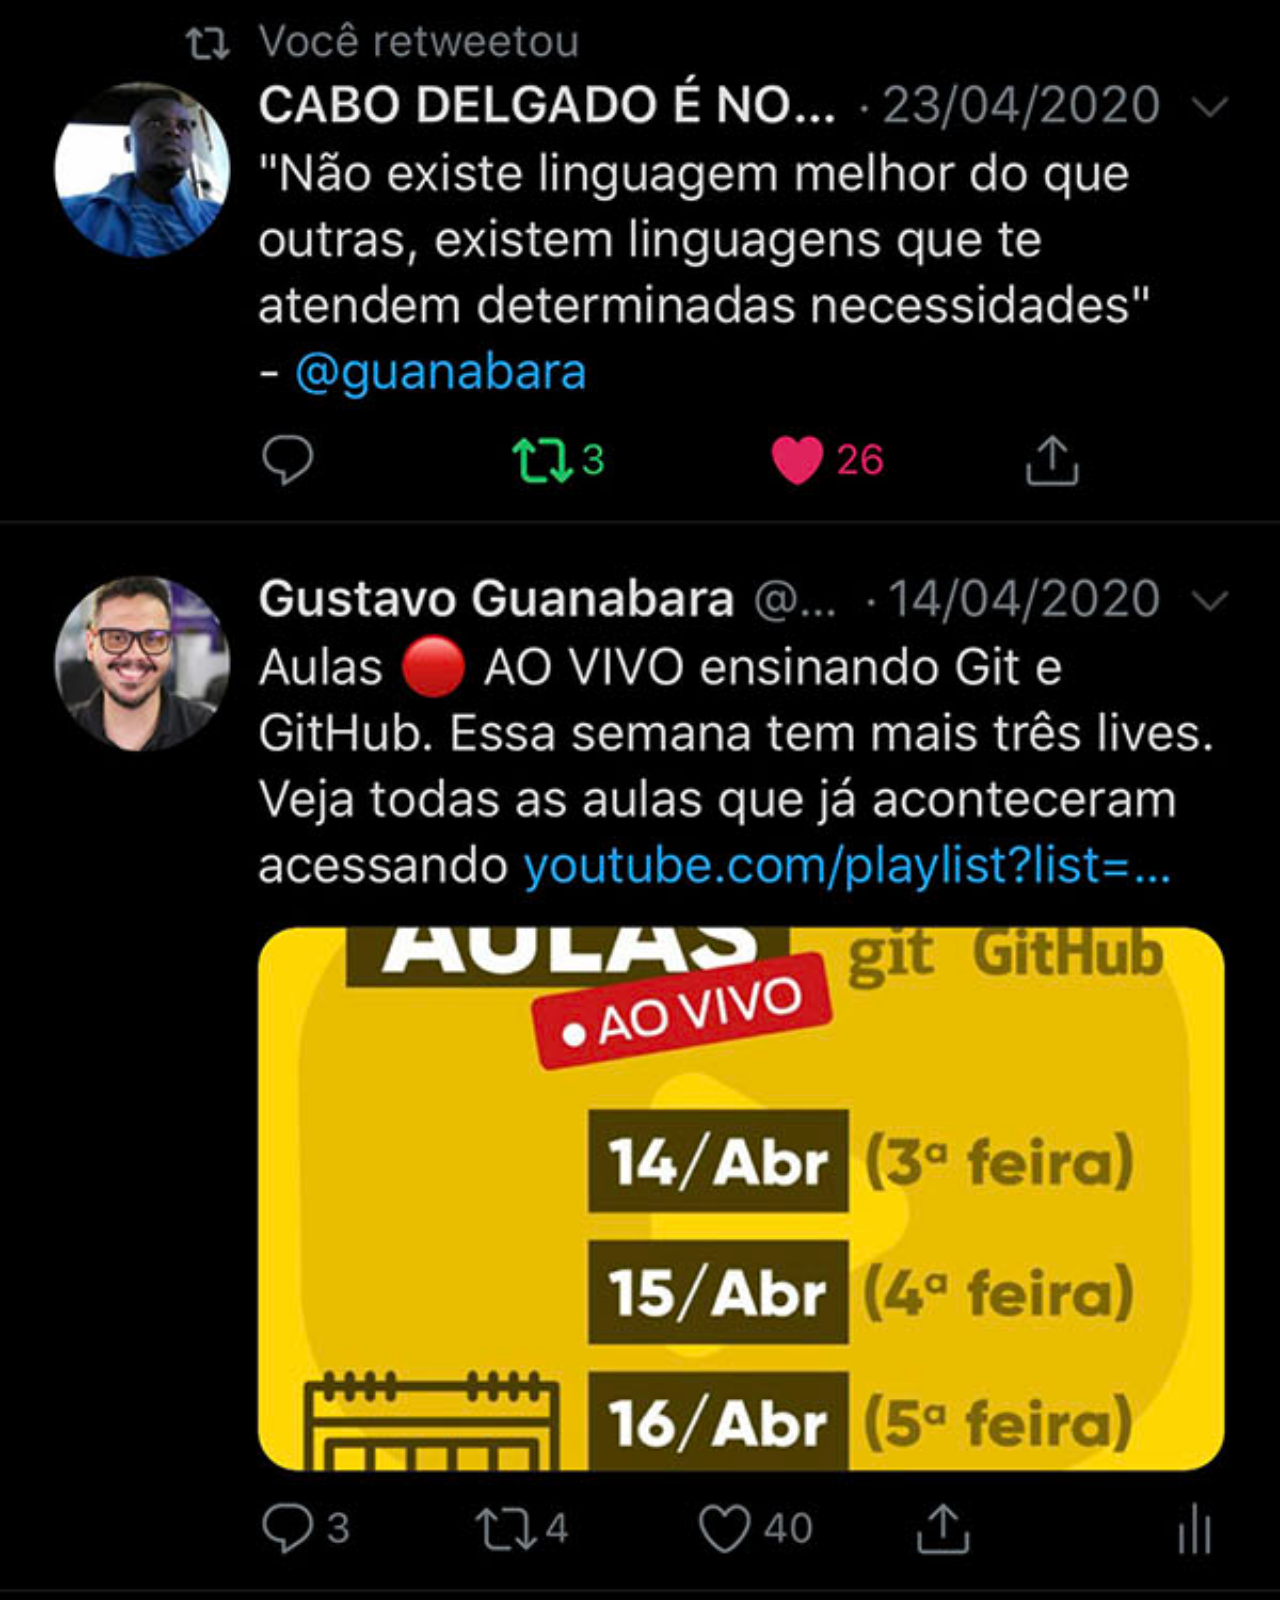
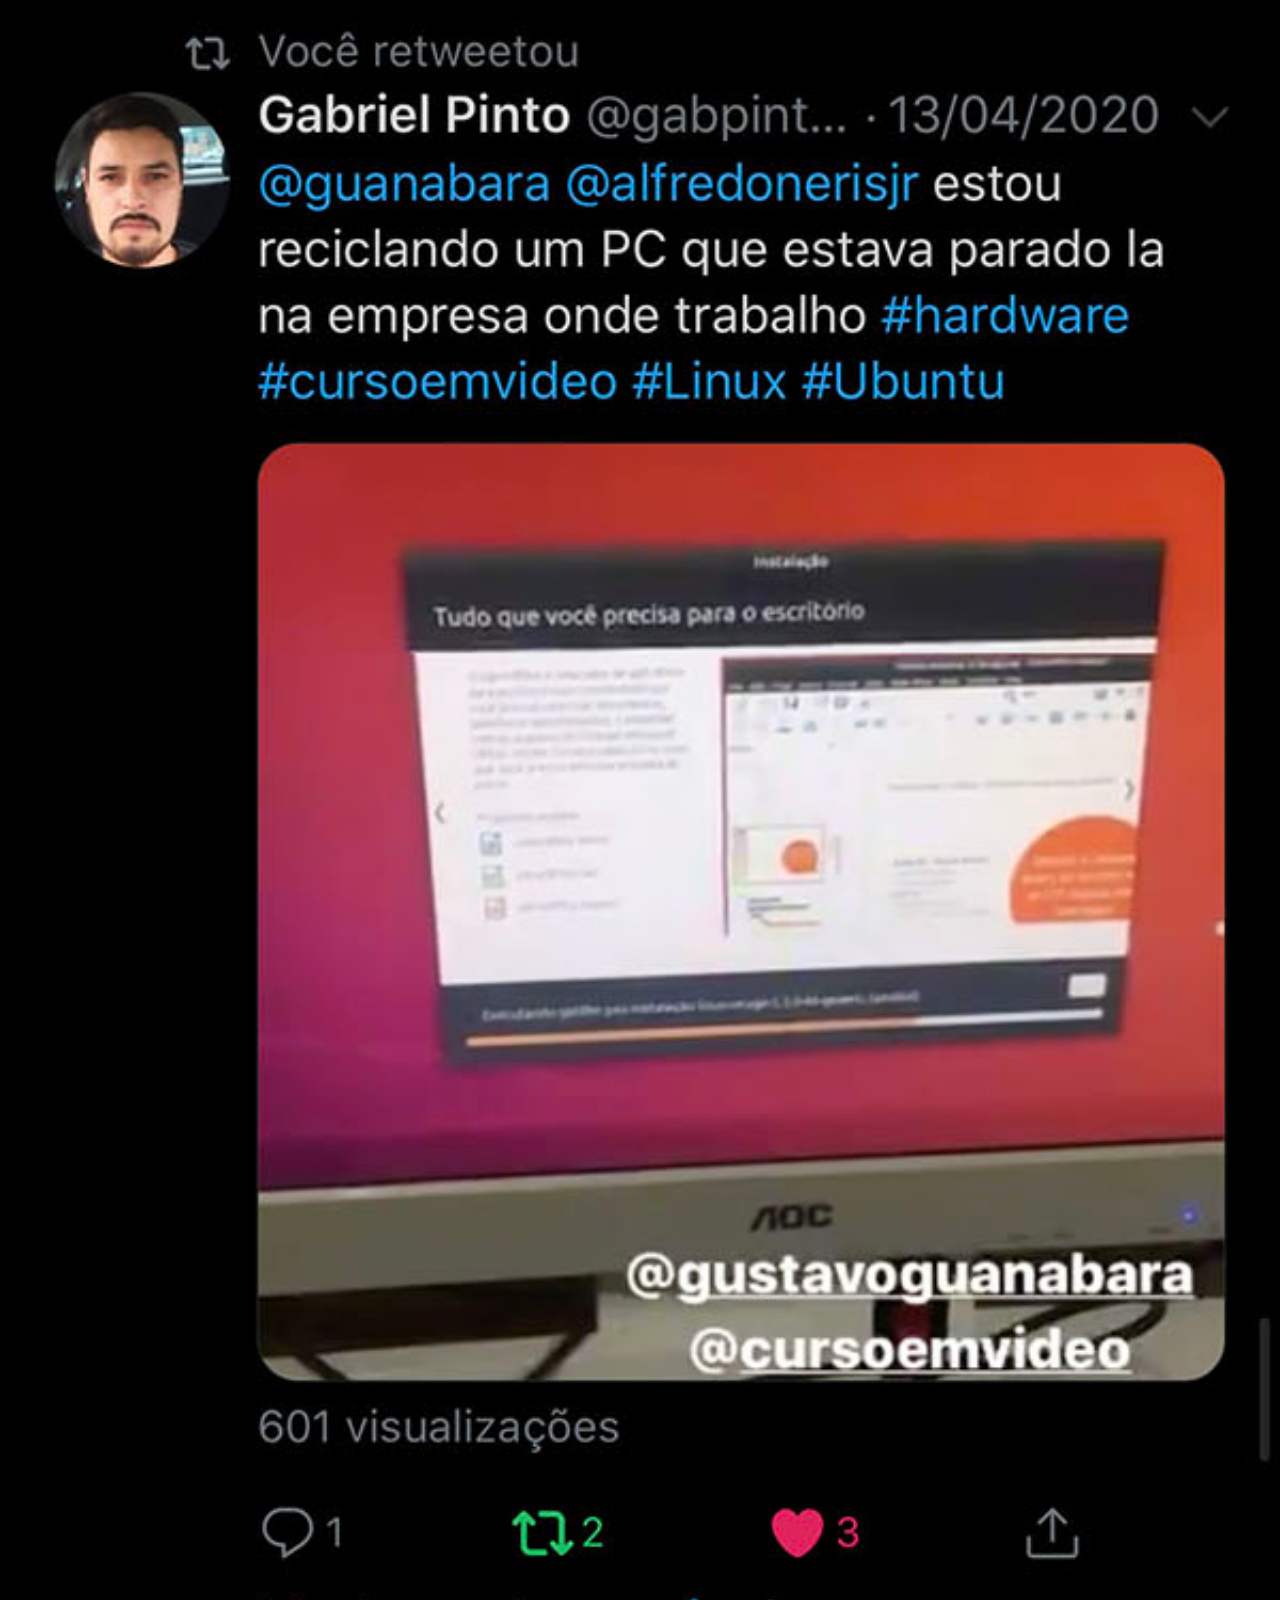
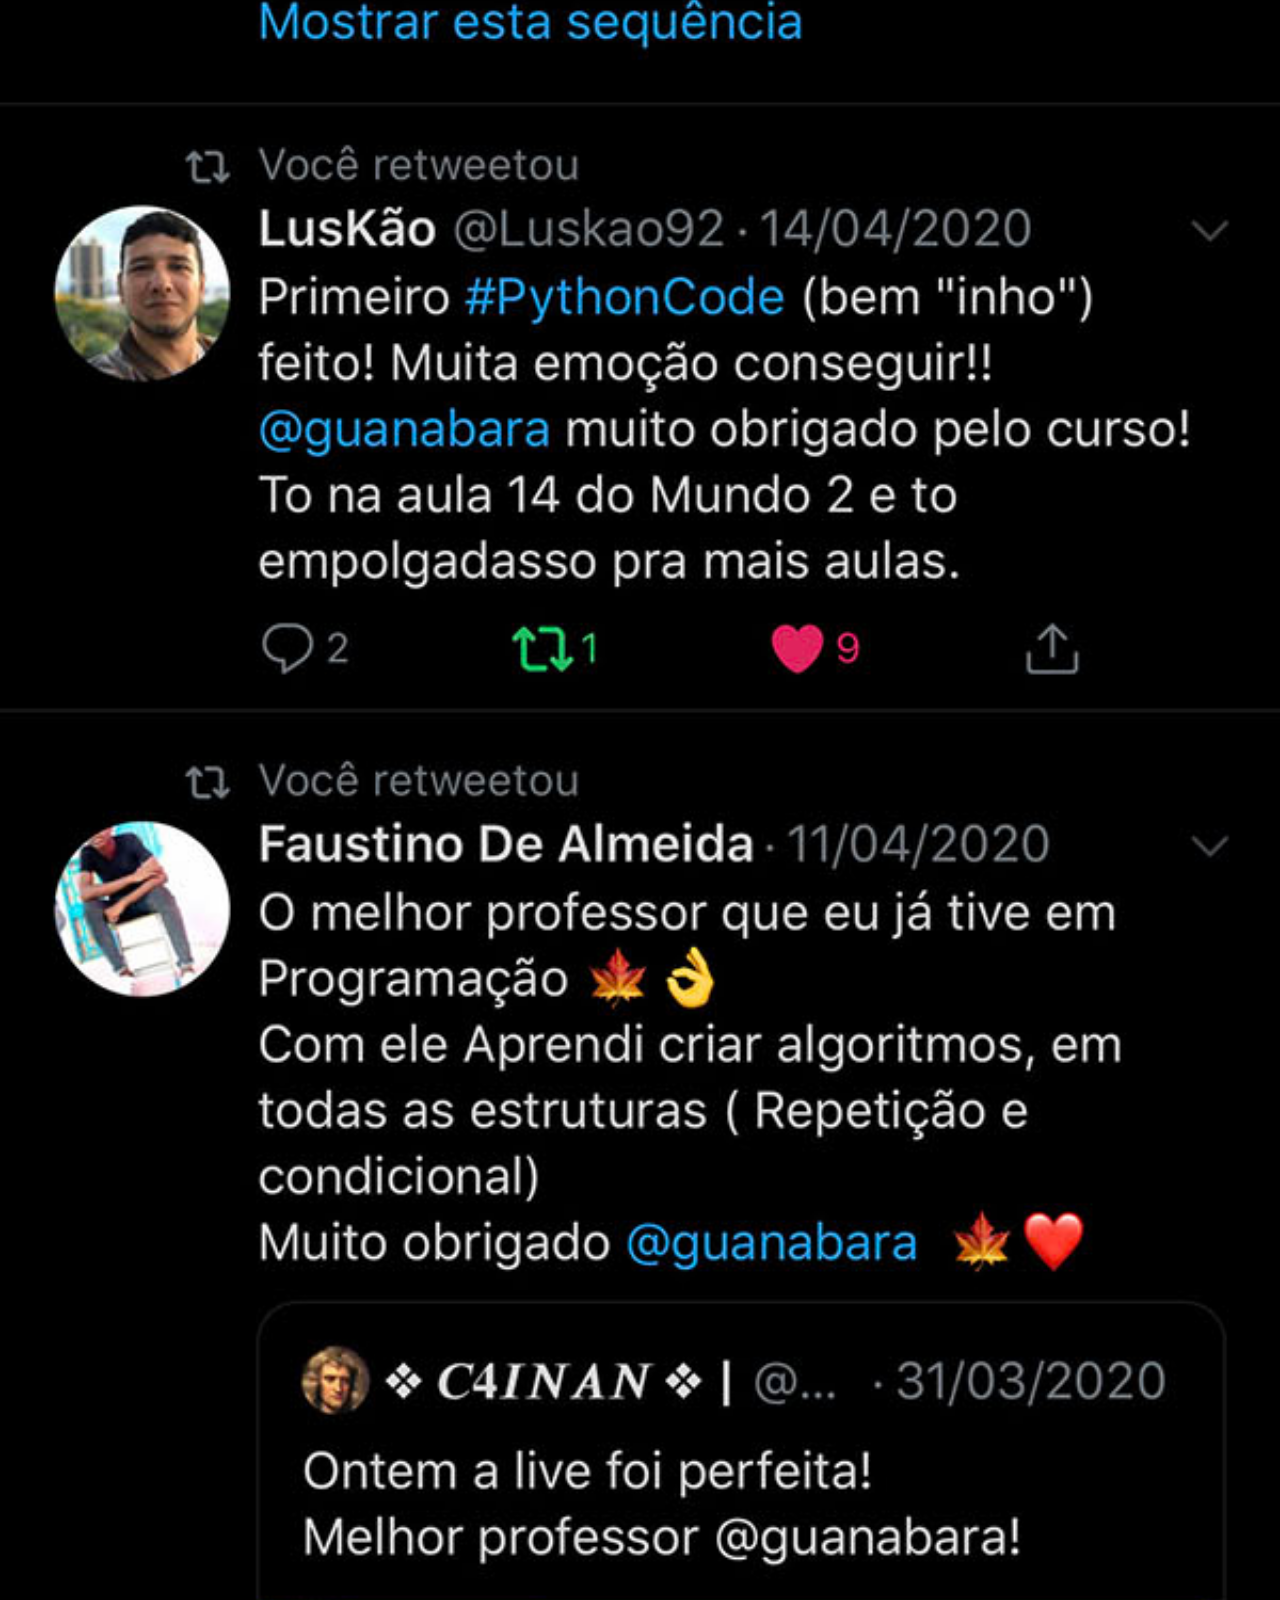
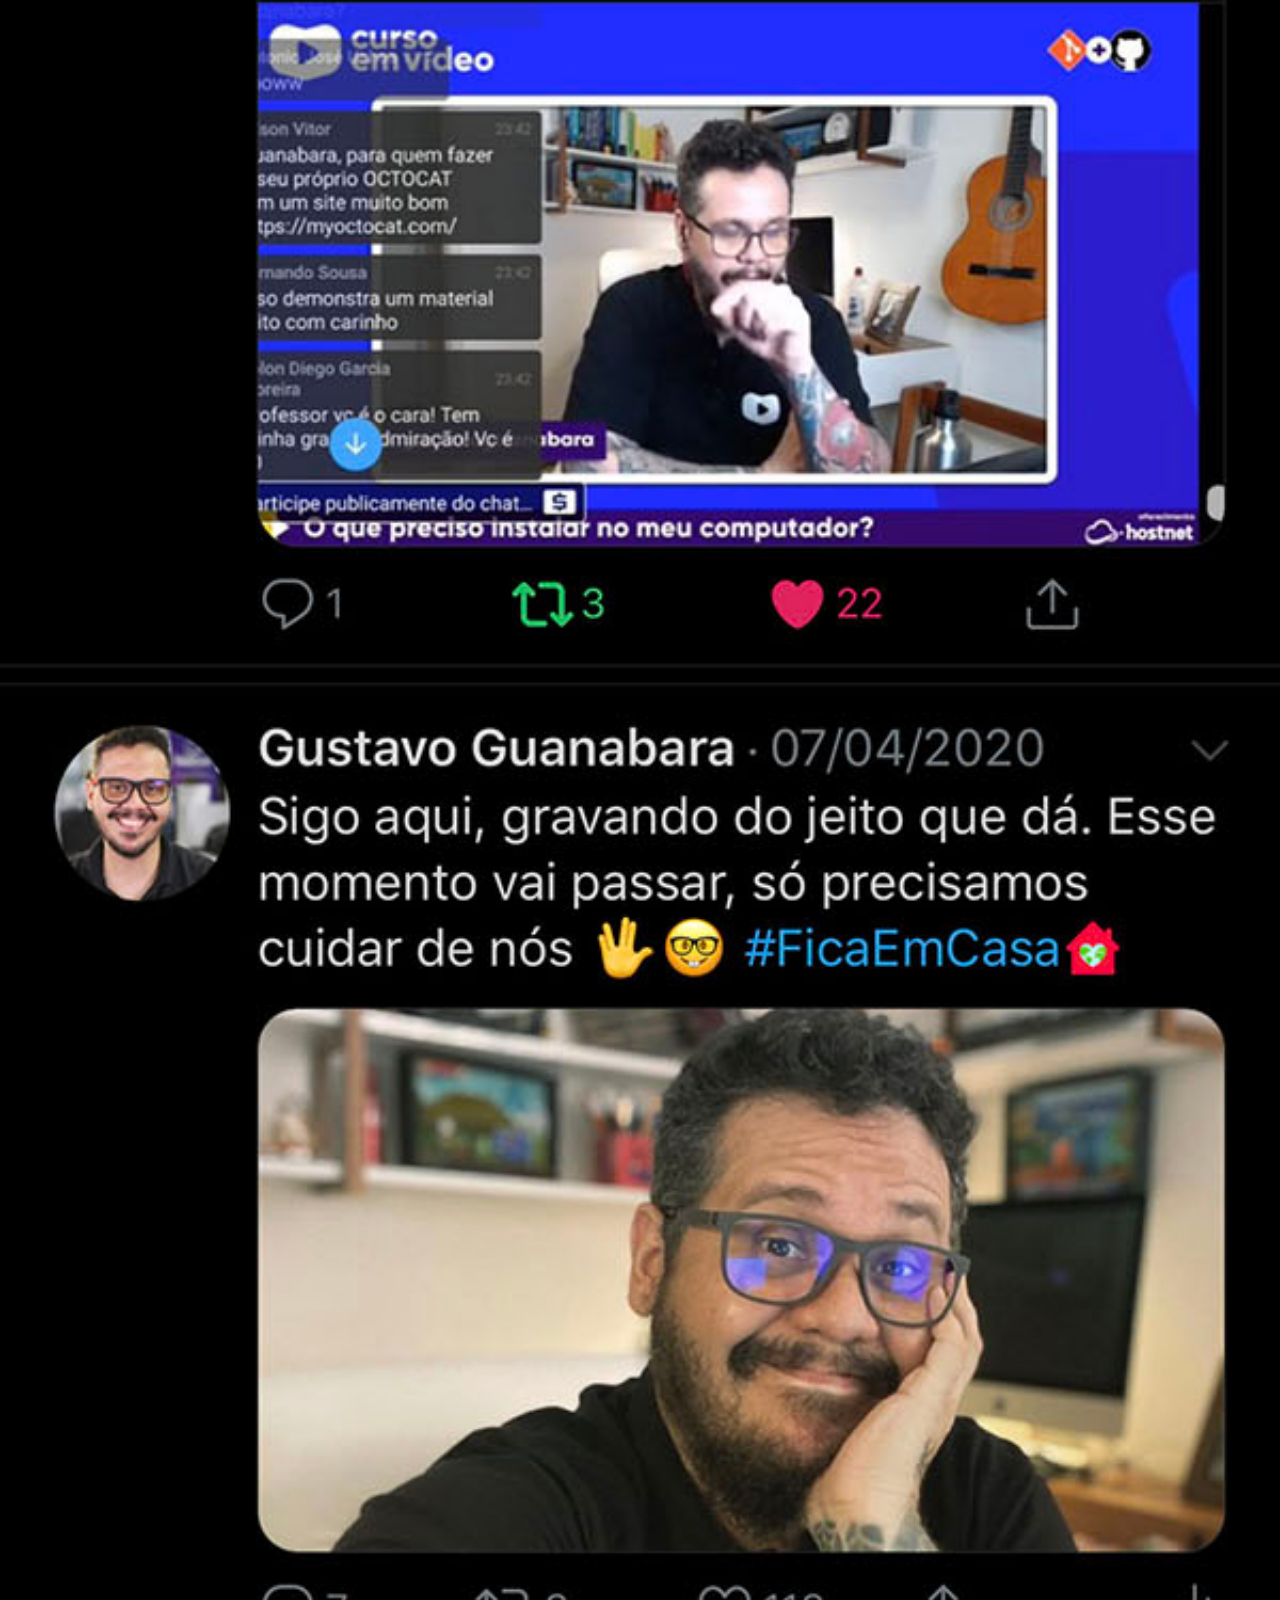
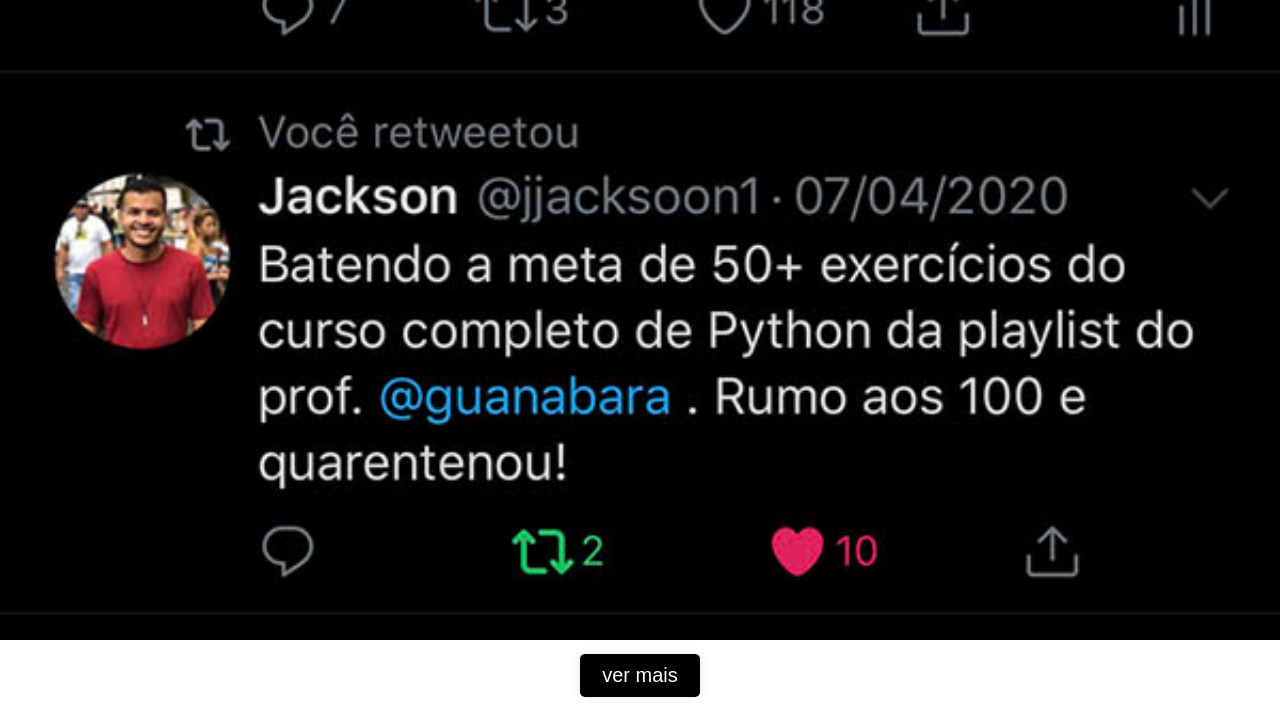
<file: projetos/Projecto-Redes/twiter.html>
<!DOCTYPE html>
<html lang="pt-br">
<head>
    <meta charset="UTF-8">
    <meta name="viewport" content="width=device-width, initial-scale=1.0">
    <title>twitter</title>
    <style>
        *{
            margin: 0px;
            padding: 0px;
            font-family: Arial, Helvetica, sans-serif;

        }
        a{
            display: block;
            background-color: rgb(0, 0, 0);
            color: white;
            text-decoration: none;
            text-align: center;
            padding: 10px;
            font-family: Arial, sans-serif;
            font-size: 20px;
            margin: 10px auto;
            width: 100px;
            border-radius: 5px;
            box-shadow: 0 0 10px rgba(0, 0, 0, 0.1);
            transition: background-color 0.3s, color 0.3s;
        }
        a:hover{
            background-color: gray;
            color: black;
            font-weight: bold;
            transition: ease-in-out 0.3s;
        }
        img{
            width: 100%;
            height: auto;
        }
    </style>
</head>
<body>
    <img src="imagens/tela-twitter.jpg" alt="">
    <a href="">ver mais</a>
</body>
</html>
</file>
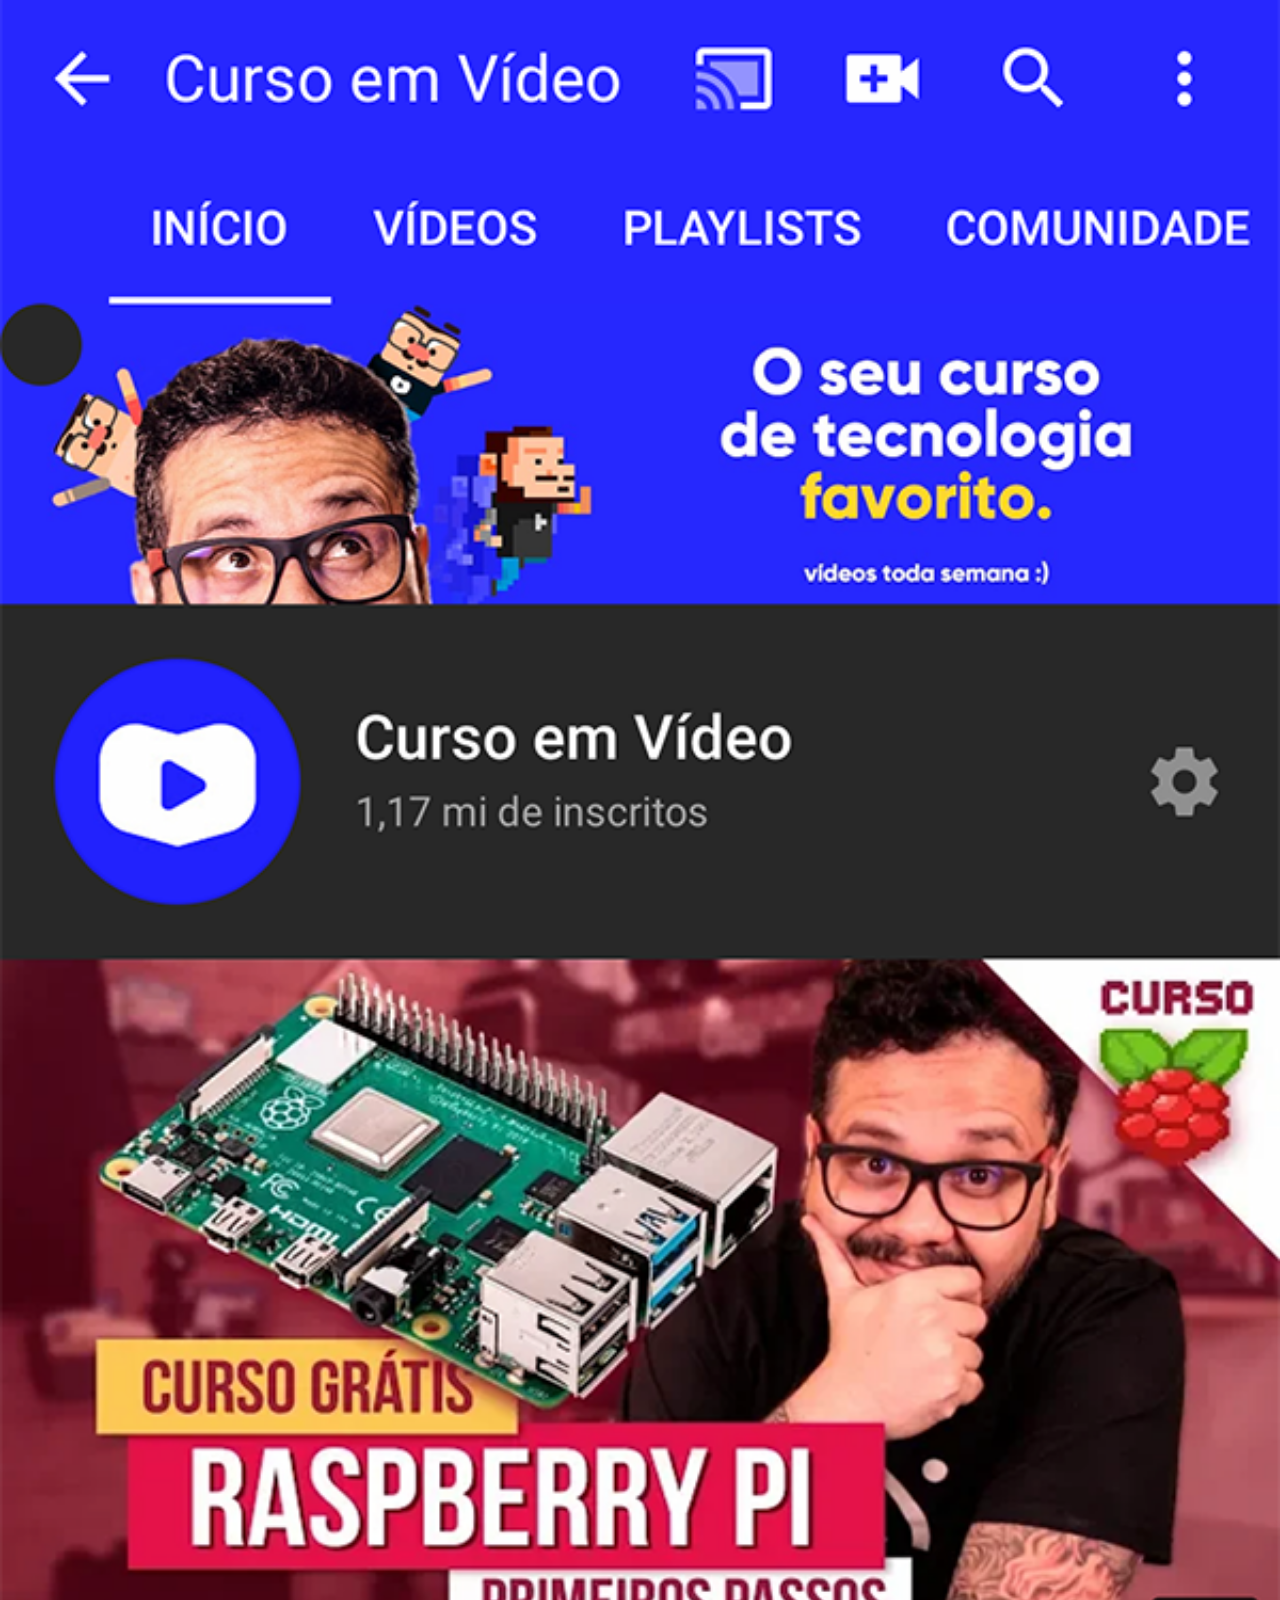
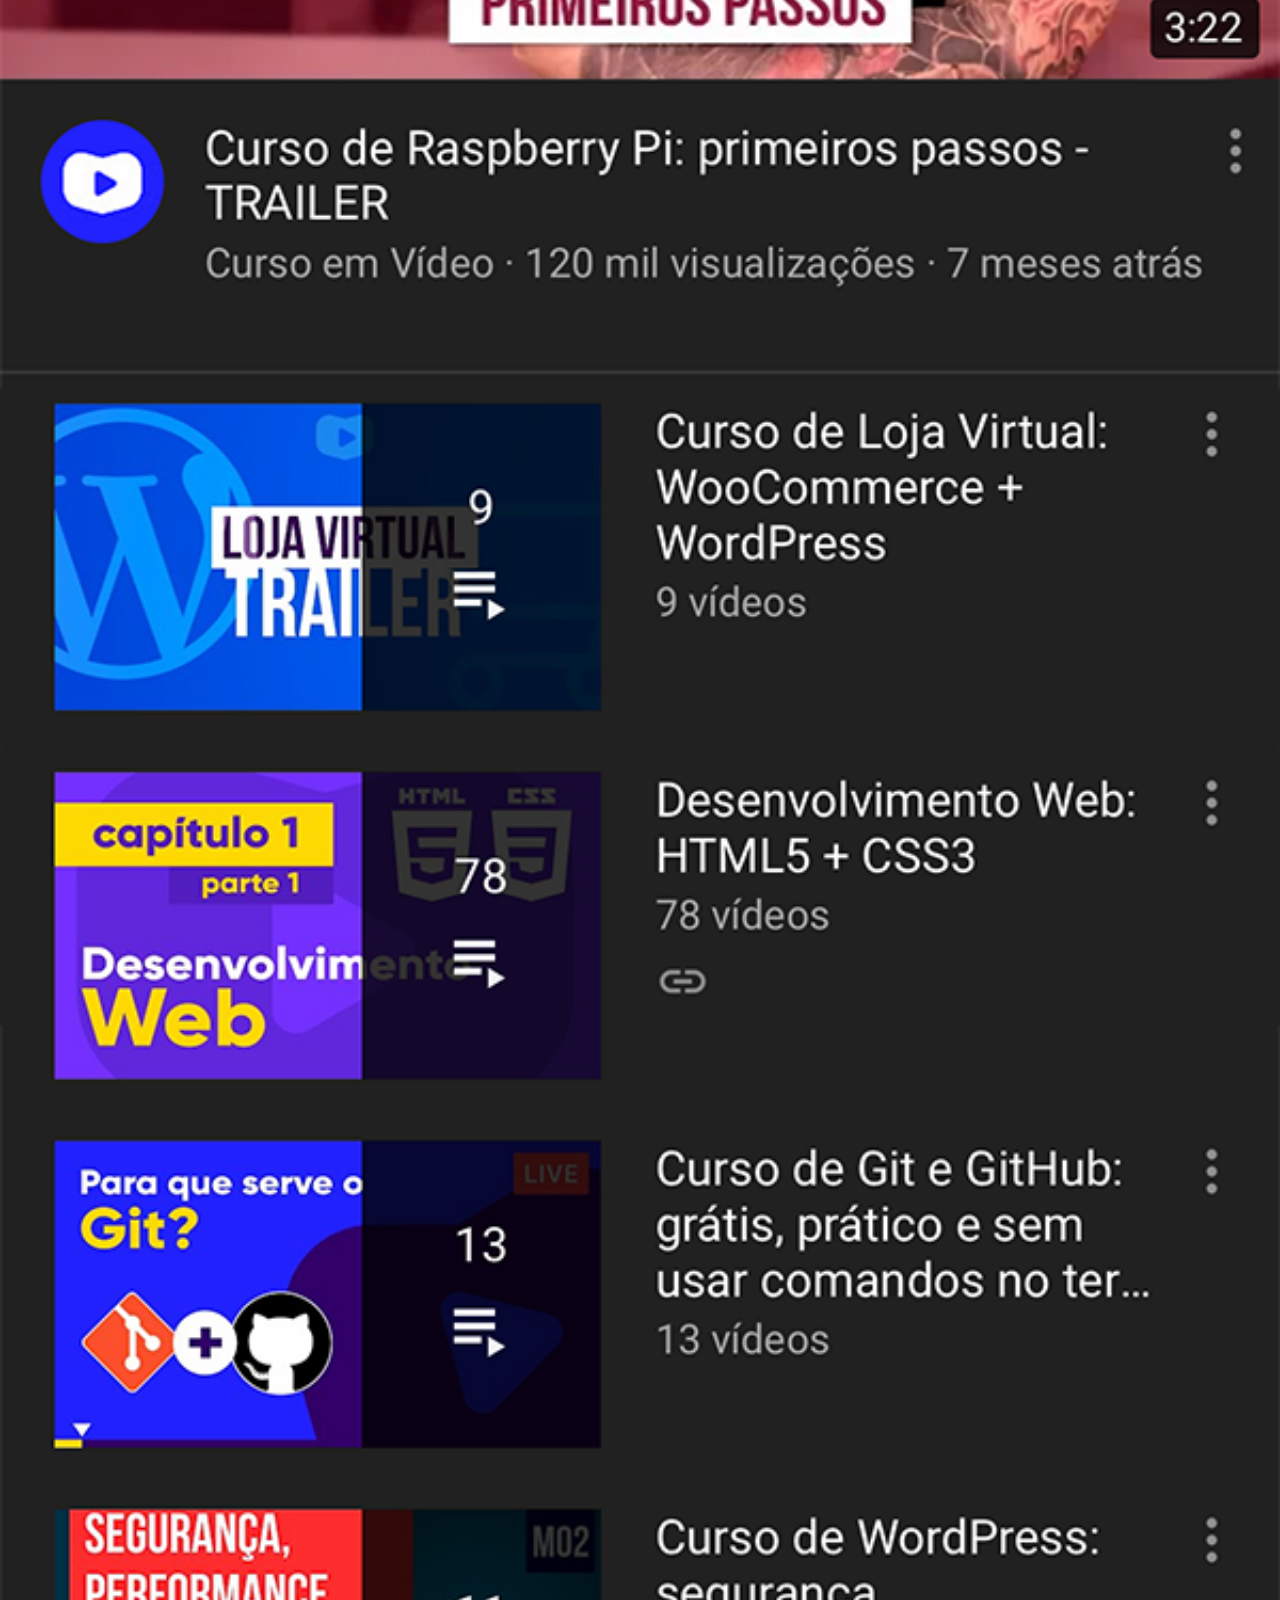
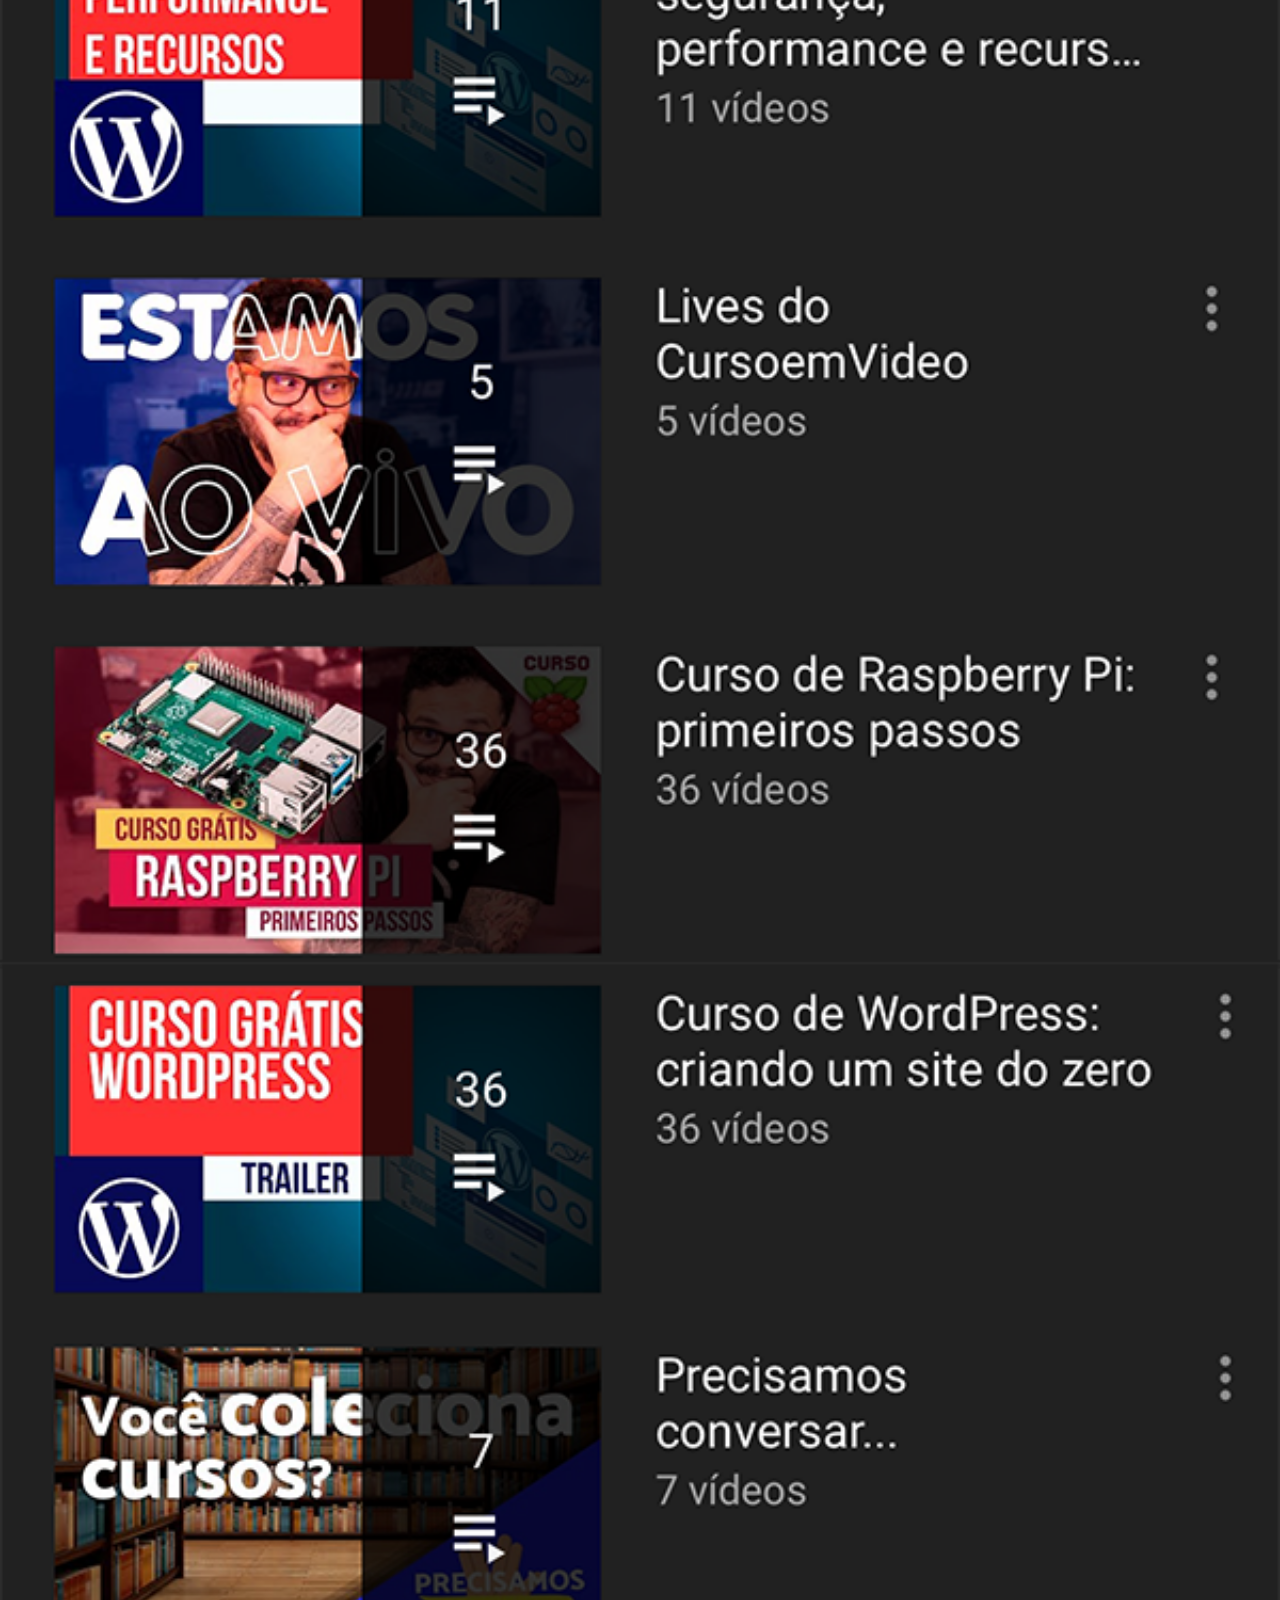
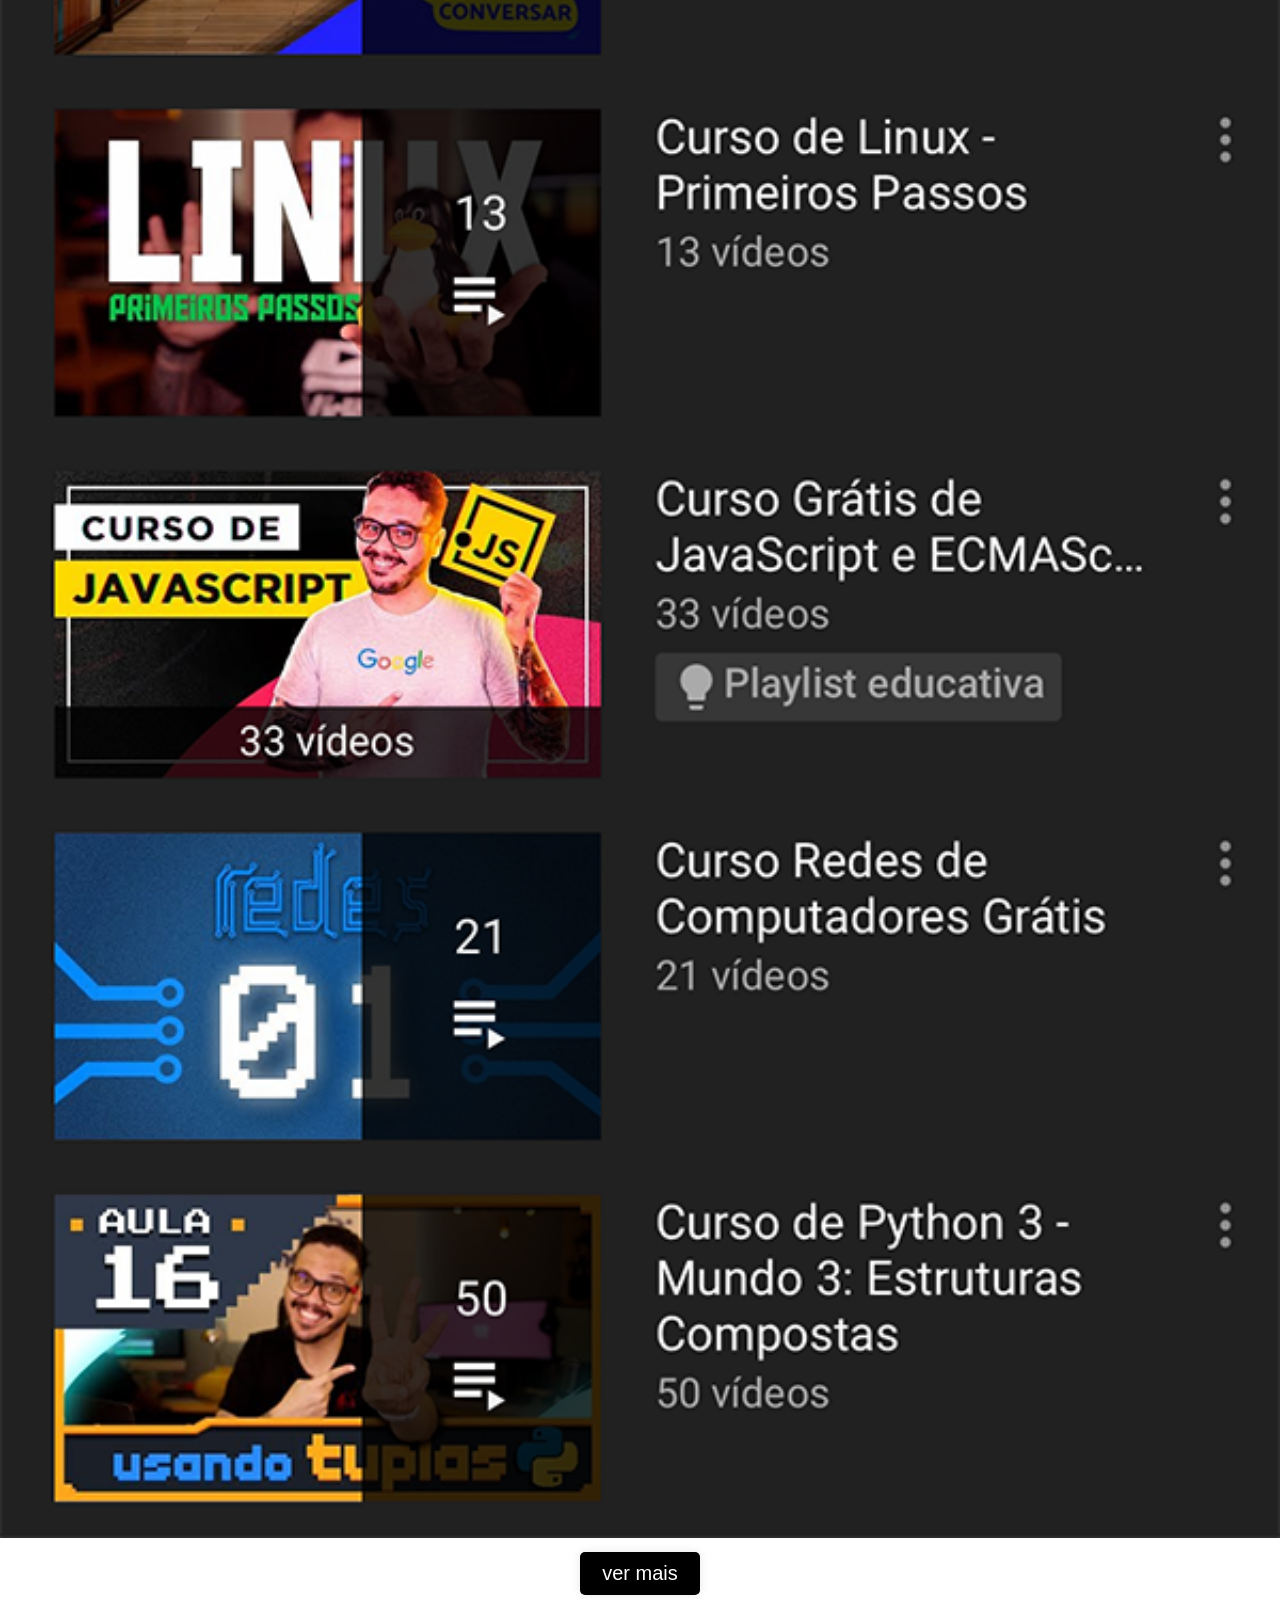
<file: projetos/Projecto-Redes/youtube.html>
<!DOCTYPE html>
<html lang="pt-br">
<head>
    <title>youtube</title>
    <style>
        *{
            margin: 0px;
            padding: 0px;
            font-family: Arial, Helvetica, sans-serif;

        }
        a{
            display: block;
            background-color: black;
            color: white;
            text-decoration: none;
            text-align: center;
            padding: 10px;
            font-family: Arial, sans-serif;
            font-size: 20px;
            margin: 10px auto;
            width: 100px;
            border-radius: 5px;
            box-shadow: 0 0 10px rgba(0, 0, 0, 0.1);
            transition: background-color 0.3s, color 0.3s;
        }
        a:hover{
            background-color: #ff0000;
            color: white;
            transition: ease-in-out 0.3s;
        }
        img{
            width: 100%;
            height: auto;
        }
    </style>
</head>
<body> 
    <img src="imagens/tela-youtube.png" alt="youtube">
    <a href="http://www.youtube.com/@BernardoSumbane">ver mais</a>
</body>
</html>
</file>
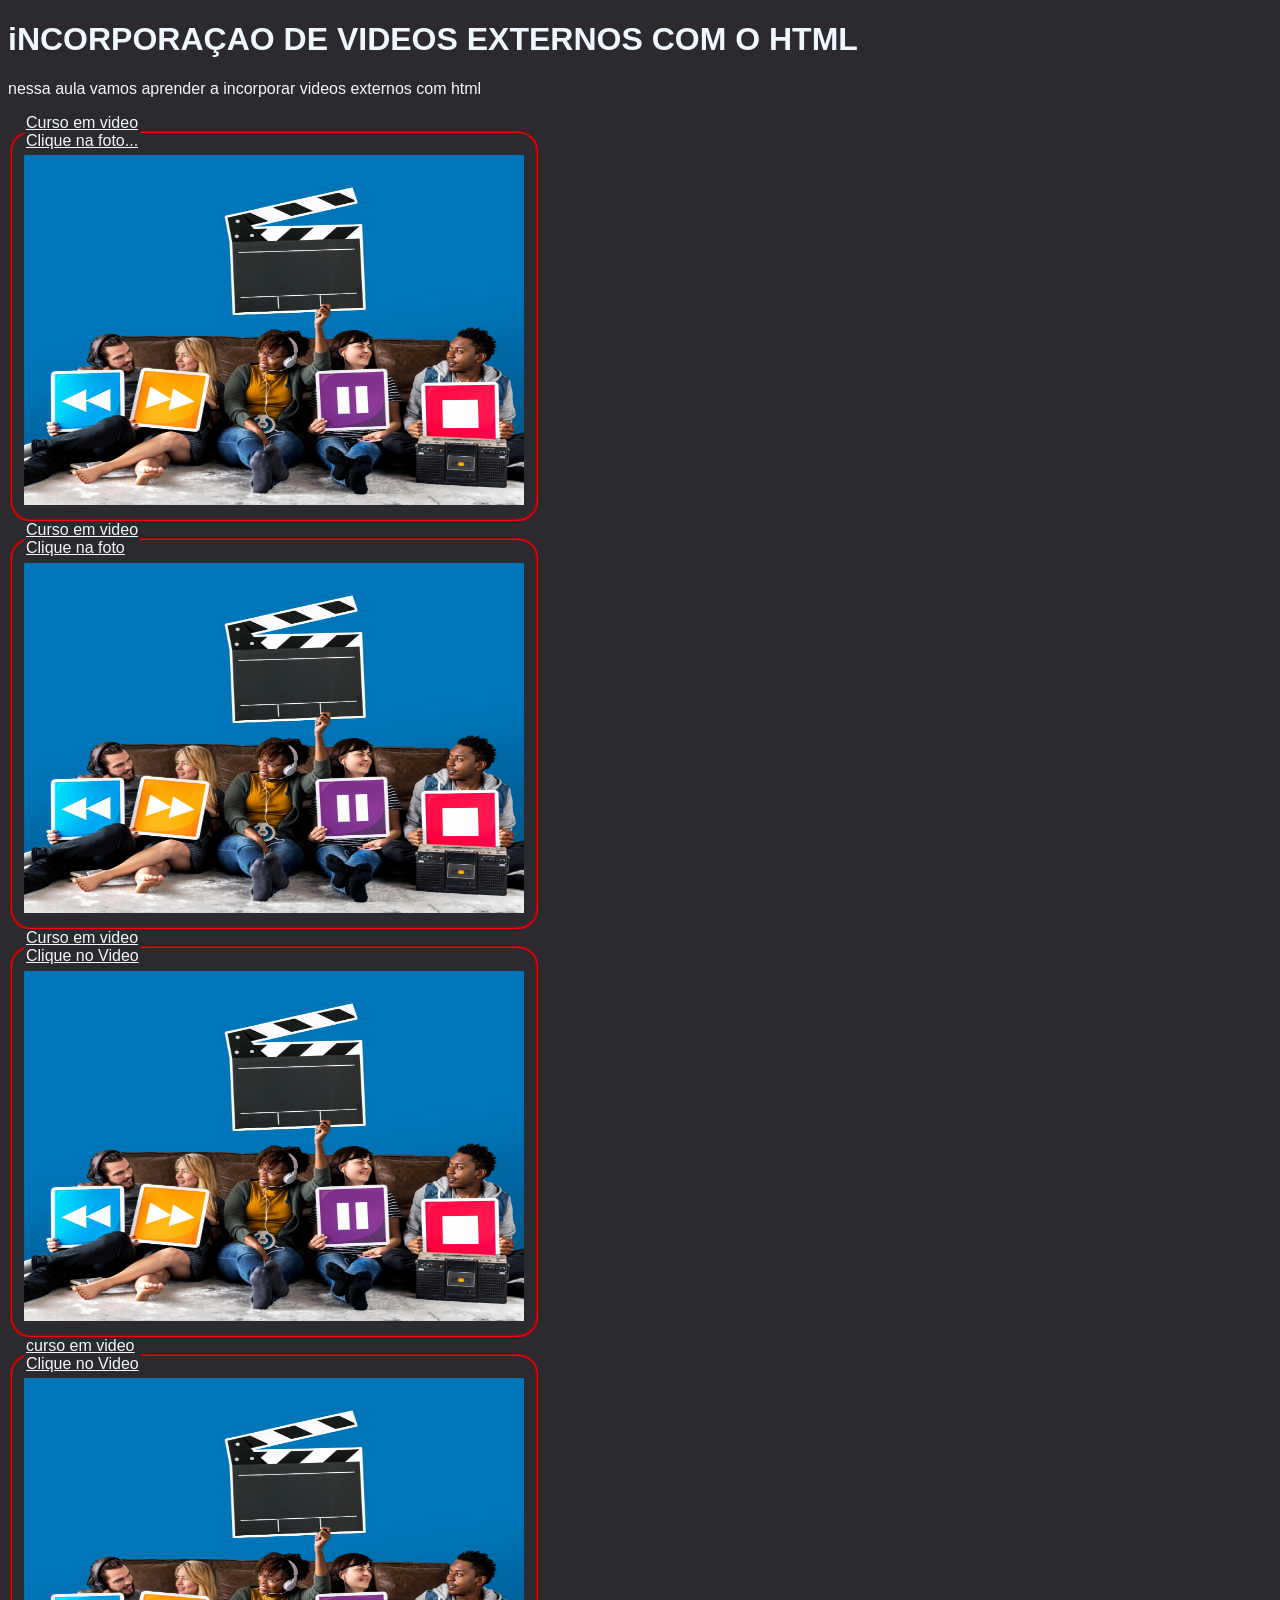
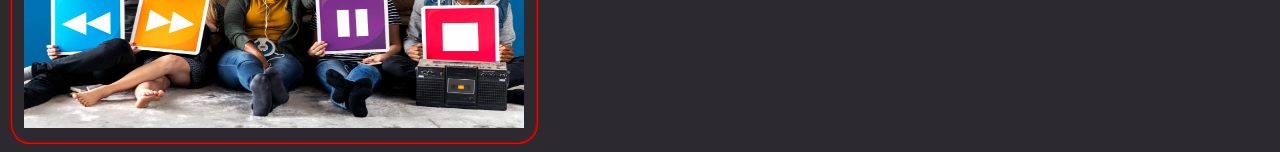
<file: projetos/videos/incorporando-videos.html>
<!DOCTYPE html>
<html lang="pt-br">
<head>
    <meta charset="UTF-8">
    <meta name="viewport" content="width=device-width, initial-scale=1.0">
    <title>Incorporando videos externos</title>
    <style>
        body{
            background-color: rgb(44, 42, 47);
            color: aliceblue;
            font-family: 'Franklin Gothic Medium', 'Arial Narrow', Arial, sans-serif;
        }
        fieldset{
            width: 500px;
            border-radius: 20px;
            border-color: red;
        }
        legend{
            text-decoration: underline;
        }
        picture>a>img{
            width: 100%;    
            background-size: cover;
        }
    </style>
</head>
    <h1>iNCORPORAÇAO DE VIDEOS EXTERNOS COM O HTML</h1>
    <p>nessa aula vamos aprender a incorporar videos externos com html</p>
    <fieldset>
        <legend>Curso em video<br> Clique na foto...</legend>
        <picture>
            <a href="videos.html"><img src="video image.jpg" alt="" height="350px" width="600px"></a>
        </picture>
    </fieldset>
    <fieldset>
        <legend>Curso em video<br>Clique na foto</legend>
        <picture>
            <a href="video2.html"><img src="video image.jpg" alt="" height="350px" width="600px"></a>
        </picture>
    </fieldset>
    <fieldset>
        <legend>Curso em video<br>Clique no Video</legend>
        <picture>
            <a href="video3.html"><img src="video image.jpg" alt="" height="350px" width="600px"></a>
        </picture>
    </fieldset>
    <fieldset>
        <legend>curso em video<br>Clique no Video</legend>
        <picture>
            <a href="video4.html"><img src="video image.jpg" alt="" height="350px" width="600px"></a>
        </picture>
    </fieldset>
</body>
</html>
</file>
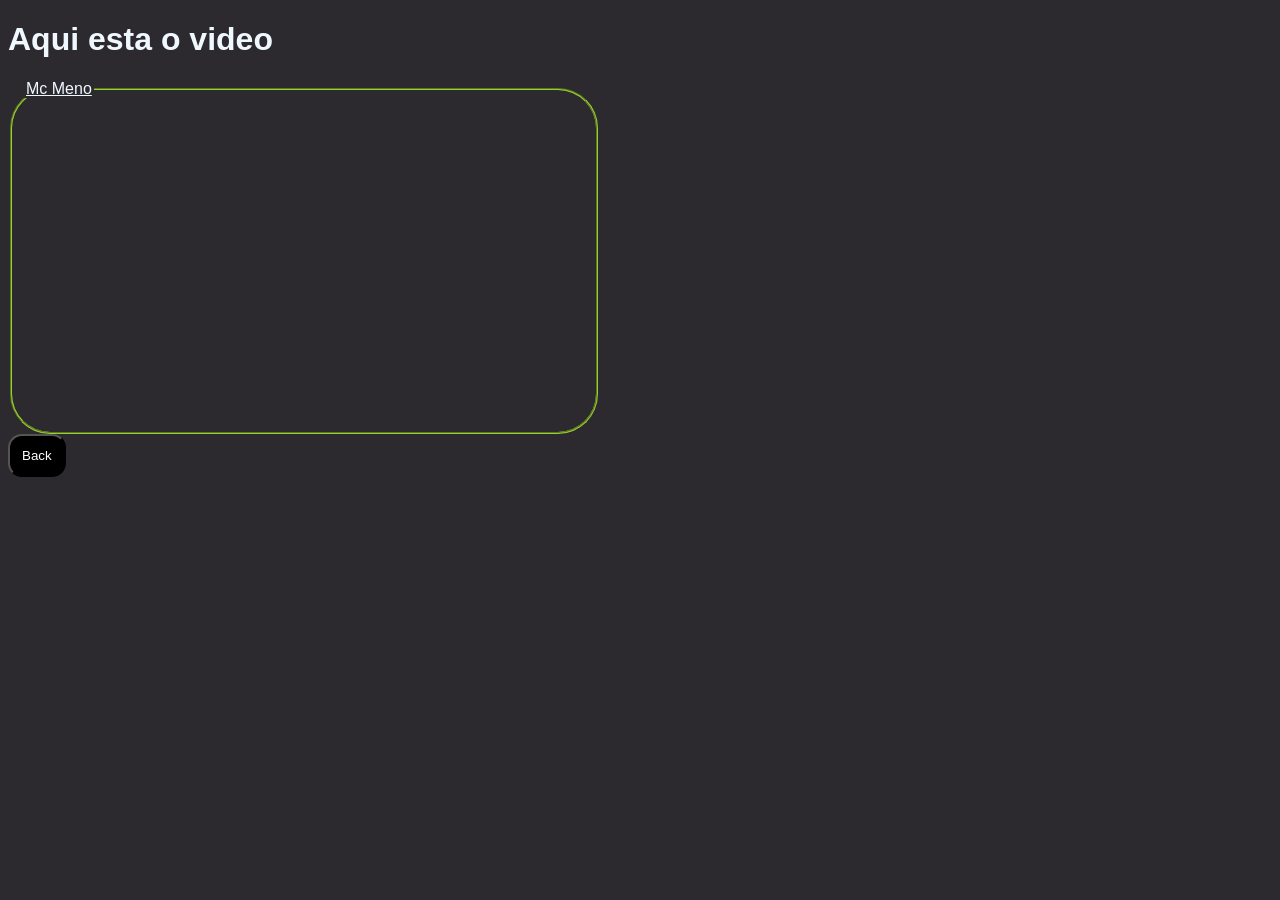
<file: projetos/videos/video2.html>
<!DOCTYPE html>
<html lang="en">
<head>
    <meta charset="UTF-8">
    <meta name="viewport" content="width=device-width, initial-scale=1.0">
    <title>Document</title>
</head>
<style>
    body{
        background-color: rgb(44, 42, 47);
        color: aliceblue;
        font-family: 'Franklin Gothic Medium', 'Arial Narrow', Arial, sans-serif;
    }
    fieldset{
        border-radius: 40px;
        border-color:yellowgreen;width: 500px;
    }
    legend{
        text-decoration: underline;
    }
    button{
        background-color: black;
        color: white;
        padding: 12px;
        border-radius: 14px;
    }
    a{
        text-decoration: none;
        color: white;
    }
</style>
<body>
    <h1>Aqui esta o video</h1>
    <fieldset>
        <legend>Mc Meno</legend>
        <iframe width="560" height="315" src="https://www.youtube.com/embed/rqvn_c2n9Eg?si=4RUbFc2wiLxWGpzY" title="YouTube video player" frameborder="0" allow="accelerometer; autoplay; clipboard-write; encrypted-media; gyroscope; picture-in-picture; web-share" referrerpolicy="strict-origin-when-cross-origin" allowfullscreen></iframe>
    </fieldset>
    <button >
        <a href="incorporando-videos.html">Back</a>
    </button>
</body>
</html>
</file>
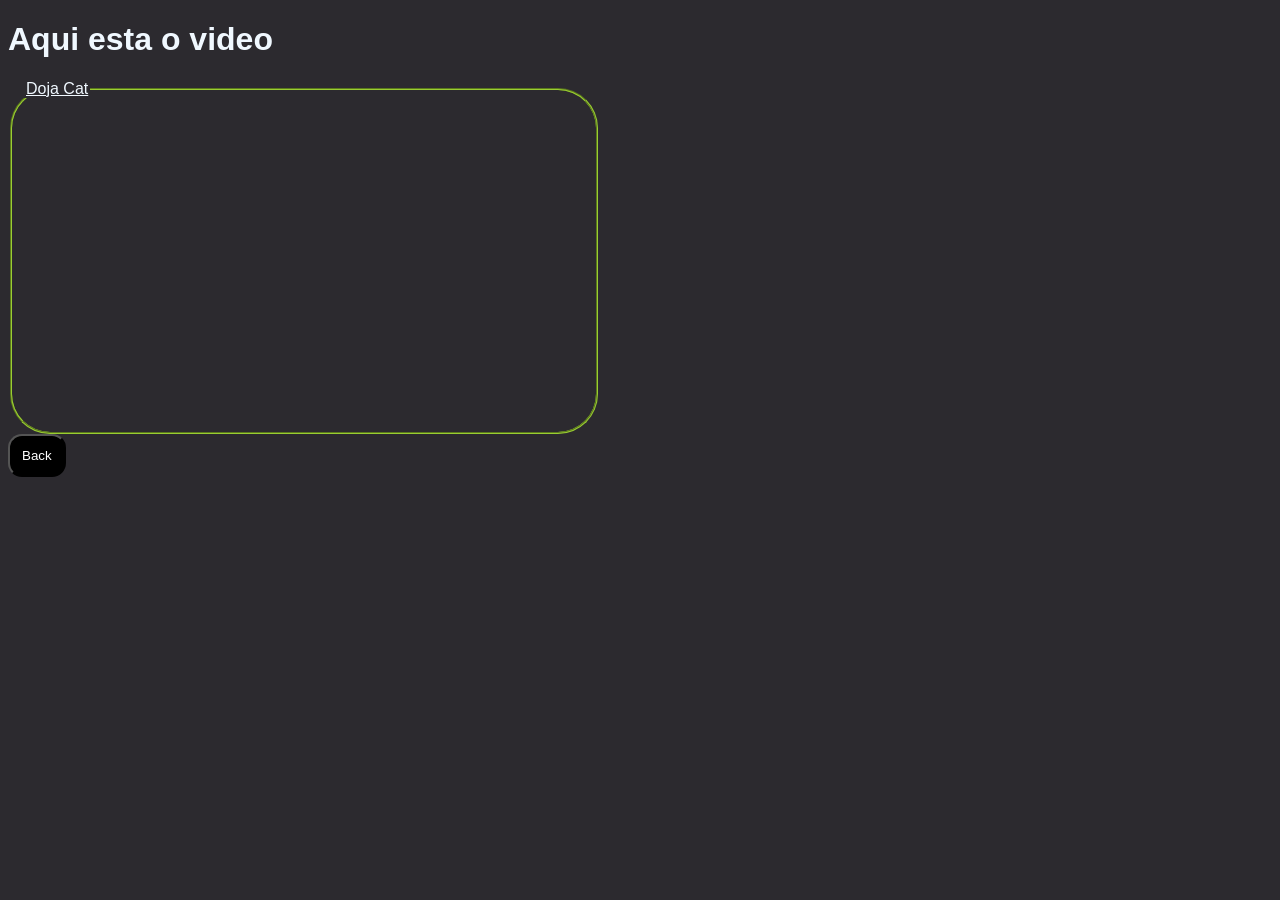
<file: projetos/videos/video3.html>
<!DOCTYPE html>
<html lang="en">
<head>
    <meta charset="UTF-8">
    <meta name="viewport" content="width=device-width, initial-scale=1.0">
    <title>Document</title>
</head>
<style>
    body{
        background-color: rgb(44, 42, 47);
        color: aliceblue;
        font-family: 'Franklin Gothic Medium', 'Arial Narrow', Arial, sans-serif;
    }
    fieldset{
        border-radius: 40px;
        border-color:yellowgreen;width: 500px;
    }
    legend{
        text-decoration: underline;
    }
    button{
        background-color: black;
        color: white;
        padding: 12px;
        border-radius: 14px;
    }
    a{
        text-decoration: none;
        color: white;
    }
</style>
<body>
    <h1>Aqui esta o video</h1>
    <fieldset>
        <legend>Doja Cat</legend>
        <iframe width="560" height="315" src="https://www.youtube.com/embed/nJkVHusJp6E?si=QEMEp7rL_jcPi4WE" title="YouTube video player" frameborder="0" allow="accelerometer; autoplay; clipboard-write; encrypted-media; gyroscope; picture-in-picture; web-share" referrerpolicy="strict-origin-when-cross-origin" allowfullscreen></iframe>
    </fieldset>
    <button >
        <a href="incorporando-videos.html">Back</a>
    </button>
</body>
</html>
</file>
<file: projetos/conteudo-flex/estilo.css>
@charset "UTF-8";  

* {
    margin: 0;
    padding: 0;
    box-sizing: border-box;
  }
  
  body {
    font-family: system-ui, -apple-system, BlinkMacSystemFont, 'Segoe UI', Roboto, Oxygen, Ubuntu, Cantarell, 'Open Sans', 'Helvetica Neue', sans-serif;
    line-height: 1.5em;
  }
  div.logo{
    text-shadow: 2px 5px 5px rgb(21, 21, 138);
    font-size: 1.5em;
    font-weight: bold;
  }
  
  header {
    background-color: #403de2;
    color: white;
    padding: 20px;

  }
  
  .navbar {
    display: flex;
    justify-content: space-between;
    align-items: center;
  }
  
  .menu {
    list-style: none;
    display: flex;
  }
  
  .menu li {
    margin: 0 15px;
  }
  
  .menu a {
    color: white;
    text-decoration: none;
    font-size: 18px;
    padding: 5px 10px;
    transition: background 0.3s ease;
  }
  
  .menu a:hover {
    background-color: white;
    color: blue;
    border-radius: 8px;
    transition: 0.8s;
  }
  
  .menu-icon {
    display: none;
    font-size: 30px;
    cursor: pointer;
  }
  h1,h2{
    color: rgb(2, 2, 180);
  }
  p,h1,h2{
    margin:10px 10px 20px;
    text-align: justify;
  }
  section.flex-content,section.normal{
    padding: 20px;
  }
  section.flex-content{
    flex-flow: column nowrap;
    display: flex;
    gap: 30px;
  }
  article>div>img{
    max-width: 300px;

    width: 100%;
    border-radius: 20px;

  }
  section.fim{
    padding: 20px;
    line-height: 1.8m;
  }

  /* Agora inicia o flex-box */

  article.text-media{
    gap: 40px;
    display: flex;
    flex-flow: row wrap;
    justify-content: space-between;
  }
  article.media-text{
    gap: 40px;
    display: flex;
    flex-flow: row wrap-reverse;
    justify-content: space-between;
  }
  article>div.text{
    flex: 1 1 500px;
  }
  article>div.media{
    flex: 1 0 500px;
  }
  footer{
    background-color: #403de2;
    padding: 10px;
    margin-bottom: 0px;
  }
  footer>p{
    font-size: 1.2em;
    font-family: system-ui, -apple-system, BlinkMacSystemFont, 'Segoe UI', Roboto, Oxygen, Ubuntu, Cantarell, 'Open Sans', 'Helvetica Neue', sans-serif;

  }
  footer>p>a{
    font-weight: bold;
    color: white;
    text-decoration: none;
  }

  /* Mobile responsive styles */
  @media (max-width: 768px) {
    .menu {
      display: none;
      width: 100%;
      text-align: center;
      margin-top: 20px;
    }
  
    .menu li {
      margin: 10px 0;
    }
  
    .menu-icon {
      display: block;
    }
  
    .menu.active {
      display: block;
    }
  }
</file>
<file: projetos/Cordel-projecto/estilo/style.css>
@charset "UTF-8";
            /* primeira fonte */
@import url('https://fonts.googleapis.com/css2?family=Joti+One&family=Sriracha&display=swap');
            /* segunda fonte  */
@import url('https://fonts.googleapis.com/css2?family=Joti+One&display=swap');

:root{
    --fonte1: Verdana, Geneva, Tahoma, sans-serif;
    --fonte2:"Sriracha", cursive;      /* fonte importada */
    --fonte3:"Joti One", serif;       /* fonte inportada */
}

*{
    padding: 0px;
    margin: 0px;
}

html ,body{
    font-family: var(--fonte1);
    min-height: 100vh;             /*  altura do html e o corpo */
    background-color: bisque;
}

            /* CONFIGURANDO O HEADER */

header{
    background-color: black;
    color: white;
    text-align: center;
    font-size: 4vh;          /* a uma tela menor a fonte diminui  o tamanho */
}

header>h1{
    padding-top: 50px;
    font-family: var(--fonte2);
    font-variant: small-caps;    /* todas letras maiusculas sendo maior as primeiras */
}

header>p{
    padding-bottom: 50px;
    font-size: 0.5em;
}

header a ,
footer a {
    color: white;
    text-decoration: none;
    font-weight: bold;
}

footer a:hover ,
header a:hover{
    text-decoration: underline;
}

                /* CONFIGURANDO O SECTION */

section{
    font-family: var(--fonte3);
    font-size: 3vh;               /* a uma tela menor a fonte diminui o tamanho */
    padding-top: 10vh;
    padding-bottom: 10vh;
    line-height: 2em;            /* o espaçamento entre as linhas*/
    padding-left: 50px;
} 
section>P{
    margin-TOP: 20px;
}
section.normal{
    background-color: bisque;
    color: black;
}

section.imagen{
    background-color: black;
    background-attachment: fixed;        /*  fixa a imagen na tela fica muito lindo */
    color: white;
    box-shadow: inset 6px 6px 6px 0px rgb(109, 98, 84) ;  /*  a sombra sera para dentro da img */

}

section.imagen p{
    background-color: rgba(68, 67, 67, 0.753);
    display: inline-block;                      /*  o display vai fazer com que o texto se adapte a o coteudo */
    padding: 10px;
    border-radius: 20px;
    text-shadow: 1px 2px 0px rgb(221, 151, 66);
}
       /*  configurando as imagens */
section#imagen01{
    background-image: url("../imagens/pexels-katie-barget-2051441968-29626986.jpg");
    background-position: center center;
    background-size: cover;
}
section#imagen02{
    background-image: url("../imagens/pexels-elina-araja-1743227-3309967.jpg");
    background-size: cover;
    background-position: right center;
}

         /* CONFIGURANDO O FOOTER */
         
footer{
    background-color: black;
    padding: 10px;
    color: white;
    font-size: 0.7em;
    
}
</file>
<file: projetos/Login-projecto/estilos/style.css>
@charset "UTF8";

*{
    padding: 0px;
    margin: 0px;
}

body{
    background: url(../imagens/2151985515.jpg);
    background-size: cover;
    background-repeat: no-repeat;
    background-position: center center;
    min-height: 100vh;                          /* MAIS USADO PARA AJUSTAR A IMAGEM */
    
}
header{
    background-color: black;
}

header>h1{
    color: white;
    padding: 20px;
    padding-top: 35px;
    font-family: cursive;
 }

ul{
    width: auto;
    display: flex;
    gap: 19px;         /* Espaço entre os itens */
    list-style: none;  /* Remove as bolinhas */
    padding: 10px 20px;
    margin:0;
    justify-content: flex-end; /* Alinha à direita */
        
}

li>a{
    color: white;
    text-decoration: none;
    font-family: cursive;
    font-size: 1em;
}

li>a:hover{
    background-color: rgba(208, 93, 17, 0.594);
    padding: 5px;
    border-radius: 5px;
    color: rgb(255, 255, 255);
    font-weight: bold;
}

nav>h1{
    color: rgb(218, 145, 0);
    font-family: cursive;
    margin-right: 20px;
}

div>h1{
    font-family: cursive;
    text-shadow: 4px 4px 4px rgb(0, 0, 0);
    color: white;
    padding: 20px;
    font-size: 2.2em;
}

div>p{
    color: white;
margin-bottom: 30px;
}


div#formulario{
    background-color: rgba(130, 76, 26, 0.434) ;
    color: white;
    width: 50vw;
    max-width:100%;
    margin: auto;
    border-radius: 10px;
    border-color:  rgba(246, 168, 0, 0.998);
    padding: 50px;
    margin-top: 30px;
    font-family: cursive;

    backdrop-filter: blur(5px);                 /* isso  é para dar um efeito de desfoque no fundo */
    -webkit-backdrop-filter: blur(10px);
}

form>p{
    font-size: 1.3em;
    padding: 10px;
}
input{
    border-radius: 5px;
    border-color: rgb(186, 63, 6);
    border-style: double;
    background-color: bisque;
    color: black;
    padding: 4px;
}

div>a{
    margin: 10px;
    border-radius: 5px;
    border-color: rgb(251, 103, 5);
    border-style: double;
    background-color: rgb(255, 255, 255);
    color: black;
    padding: 1px;
    font-size: 12px;
    text-decoration: none;
}
.botao>a:hover{
background-color: orange;
color: black;
cursor: pointer;
}

@media screen and (max-width:600px){
    body{
        background: url(../imagens/2150857908.jpg);
        background-size: cover;
        background-repeat: no-repeat;
        background-position: center center;
        min-height: 100vh;                          /* MAIS USADO PARA AJUSTAR A IMAGEM */
    }
}

p#link>a{
    text-decoration: none;
    color: rgb(255, 255, 255);
    font-family: 'Lucida Sans', 'Lucida Sans Regular', 'Lucida Grande', 'Lucida Sans Unicode', Geneva, Verdana, sans-serif;
    font-size: 12px; 
    font-weight: bold; 
}

p#link>a:hover{
    text-decoration: underline;
    color: rgb(21, 21, 213);

}

footer{
    margin: auto;
    color: rgb(255, 255, 255);
    font-family: 'Courier New', Courier, monospace;
    font-size: 1em;
    font-weight: bold;
}
</file>
<file: projetos/Projecto-Redes/estilos/estilo.css>
@charset "UTF-8";
*{
    margin:0px;
    padding:0px;
    font-family:Arial, Helvetica, sans-serif;
}

html,body {                        /* altura total e largura total do navegador  */
    height: 100vh;
    width: 100vh;

}
body{
    background: url(../imagens/fundo-madeira.jpg) no-repeat top center;
    background-size: cover;
    background-attachment: fixed;
}
main{
    height: 100vh;
    position: relative;
}
section#telefone{
    position: absolute;
    top: 50%;
    left: 50%;
    transform: translate(-50% ,-50%);      /* posiciona o conteudo no meio da tela  com o top e o left */


    height:627px;  
    width:311px;
    background: url(../imagens/frame-iphone.png) no-repeat  ;  
    background-attachment: fixed;
}
iframe#tela{
    position: relative;
    top: 80px;
    left: 22px;
    width:269px;
    height: 471px ;
} 
 section#redes-sociais {
    position: fixed;
    top: 50%;
    right: 20px;
    transform: translateY(-50%);
    text-align: right;
    z-index: 10;
}
section#redes-sociais img{
    width: 50px;
    margin: 10px;
    border-radius: 50%;     /* com o border-radius de 50% o objecto a ser bordado estara em circulo */
    box-shadow: 2px 2px 5px rgba(0 0,0 ,0.400)
}
section#redes-sociais img:hover{
    border:2px solid #fff;
    box-shadow: 2px 2px 5px rgba(0 0,0 ,0.800);
    transform: scale(1.1);
    transition: all 0.3s ease-in-out;
    box-sizing: border-box;
    box-sizing: border-box;
}
</file>
<file: projetos/Desafio-site/estilo.css>
*{
    margin: 0px;
    padding: 0px;
}
body{
    background-color:rgb(214, 237, 204);
    font-family: Arial, Verdana, Helvetica, sans-serif;
}
header{
    background-color: seagreen;
    min-height: 150px;
    text-align: center;
    padding-top: 20px;
}
header >h1 {
    color: white;
    font-family: cursive;
    margin-bottom: 10px;
    text-shadow: 2px 2px 0px rgb(2, 33, 2);
}
header >p{
    color: white;
    font-size: 1.2em;
    max-width: 600px;
    margin: auto;
    text-shadow: 2px 2px 0px rgb(2, 33, 2);
}
nav{
    background-color: rgb(16, 87, 47);
    padding: 10px;
    width: 400px;
    border-radius: 10px;
    margin-left: 10px;
}
nav>a{
    color: white;
    text-decoration: none;
    padding: 10px;
    font-weight: bold;
}
nav>a:hover{
    background-color: seagreen;
    border-radius: 10px;
    transition-duration: 0.5s;
    padding: 5px;
}
main{
    background-color:white;
    max-width: 1000px;  /* largura maxima a apresentar */
    min-width: 300px;   /* largura minima a apresentar */
    margin: auto;   /*  para telas grandes o conteudo fica centralizado*/
    margin-bottom: 30px;
    padding: 10px;
    box-shadow: 2px 2px 6px greenyellow;

} 
main img{
    width: 100%;      /*   A img se adaptam a qualquer tela*/
} 
main h2{
    color: rgb(5, 59, 5);
}
main h4{
    color: rgb(5, 59, 5);
}
main h3{
    color: rgb(5, 59, 5);
}
main p{
    margin: 15px 0px;
    text-align: justify;
    text-indent: 30px;         /* o espaço antes do p começar*/
    line-height: 1.5em;
} 
main a:hover{
    text-decoration: none;
    background-color: black;
    color: white;
    transition-duration:1s ;
    padding: 5px;
    border-radius: 10px;

}
article >video{
    width: 100%;

}
aside > h3{
    background-color: rgb(110, 177, 116);
    padding: 5px;
    margin: -10px;
    border-radius: 10px  10px 0px 0px;
}
aside{
    background-color: rgb(213, 219, 202);
    padding: 10px;
    border-radius: 10px;
}
aside > ul{
    list-style-position: inside;
    columns: 2;
}
footer{
    background-color: rgb(50, 67, 100);
    color: white;
    text-align: center;
    padding: 5px;
}
footer a{
    text-decoration: none;
    color: rgb(139, 125, 193);
    font-weight: bold;

}
footer a:hover{
    color: brown;
    background-color: white;
    transition-duration: 1s;
    padding: 5px;
    border-radius: 10px;
}

.video {
  position: relative;
  width: 100%;
  margin: auto;
  aspect-ratio: 16/9;
}
.video>iframe{
  position: absolute;
  top: 0;
  left: 0;
  width: 100%;
  height: 100%;
  border-radius: 10px;
}
</file>
